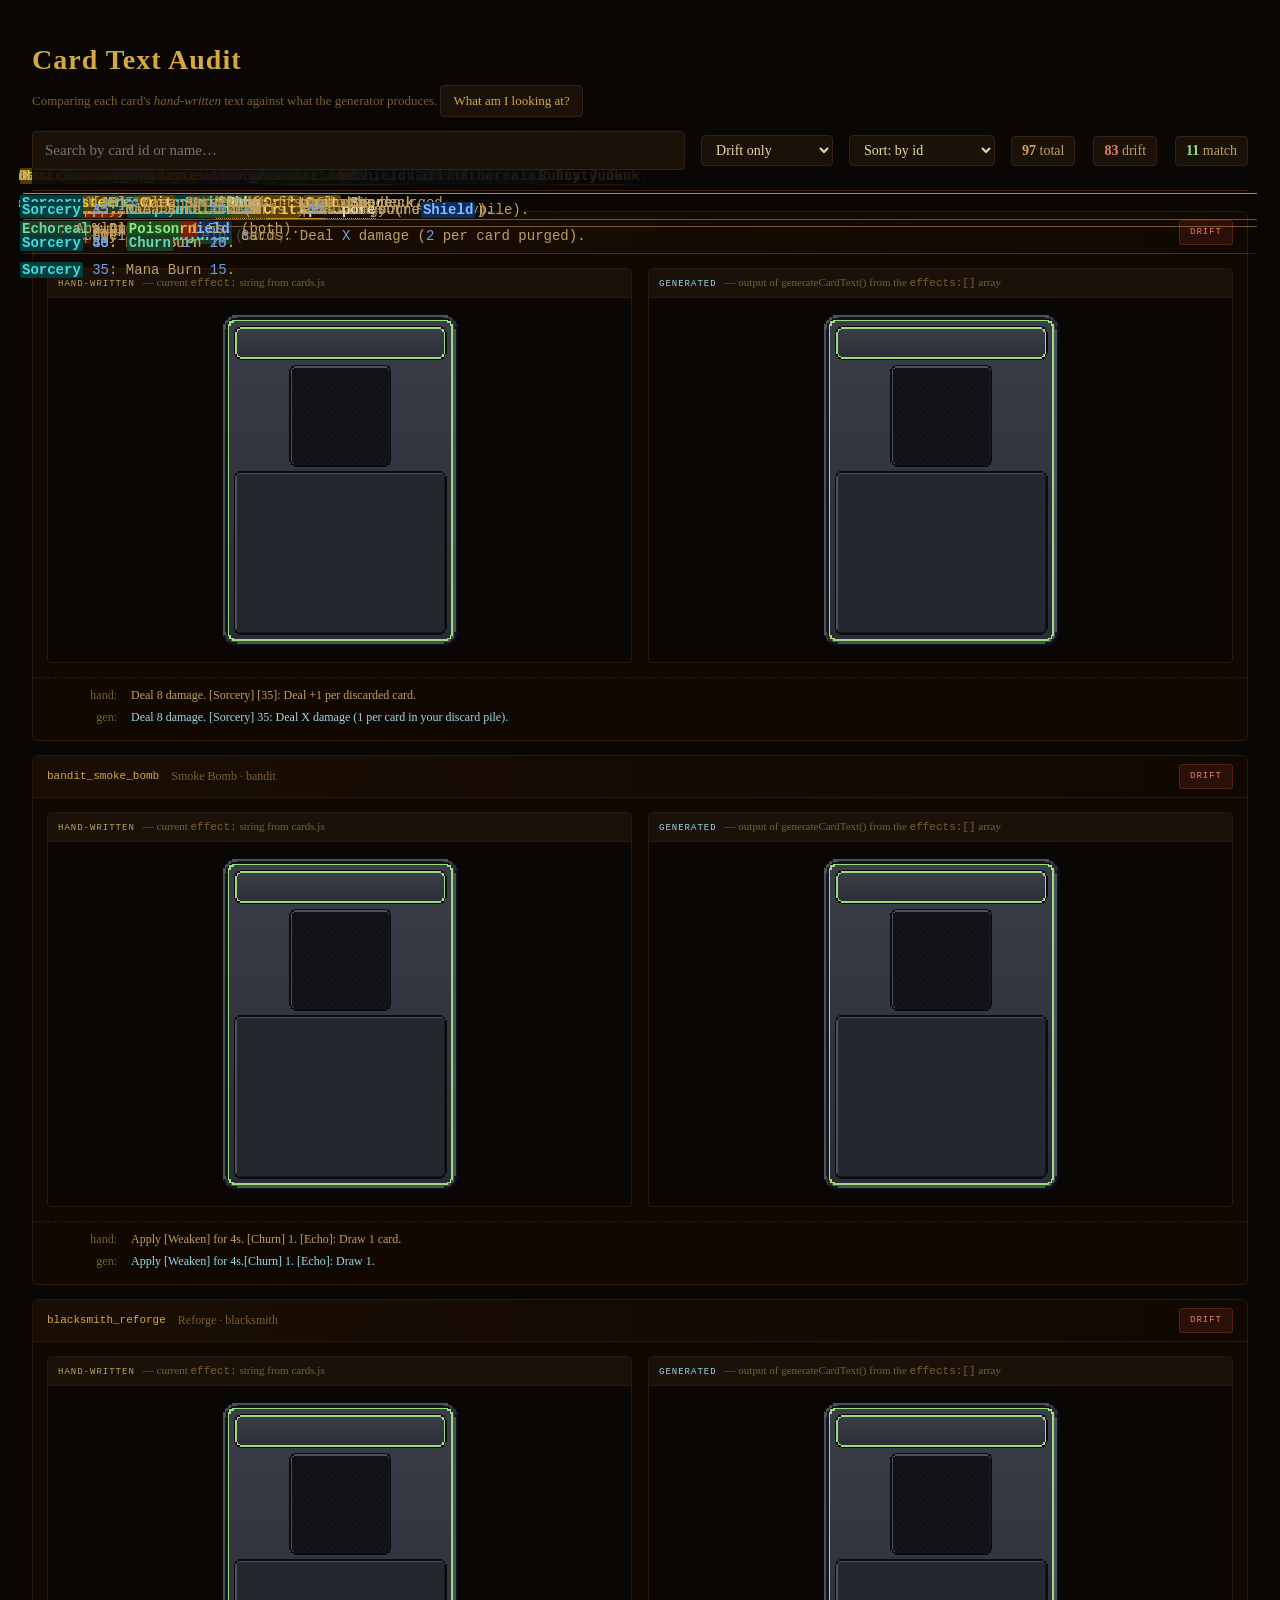
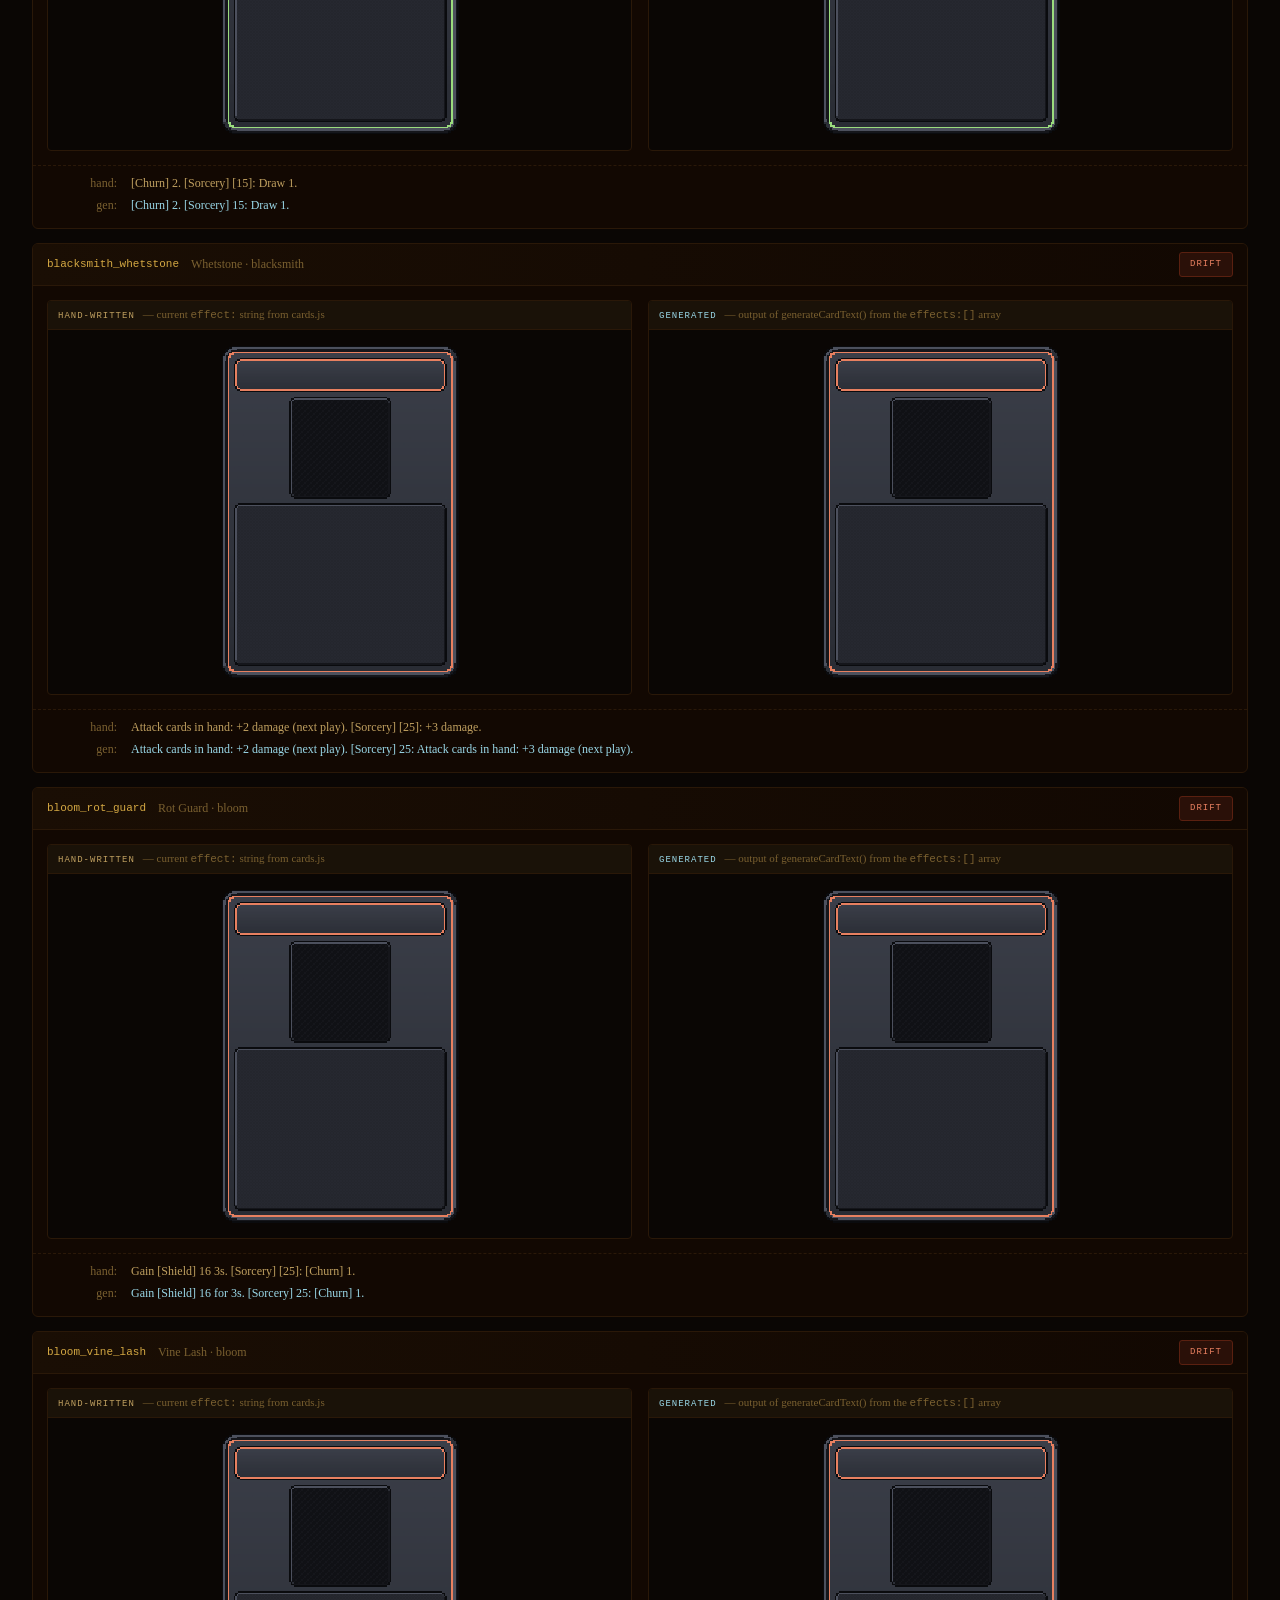
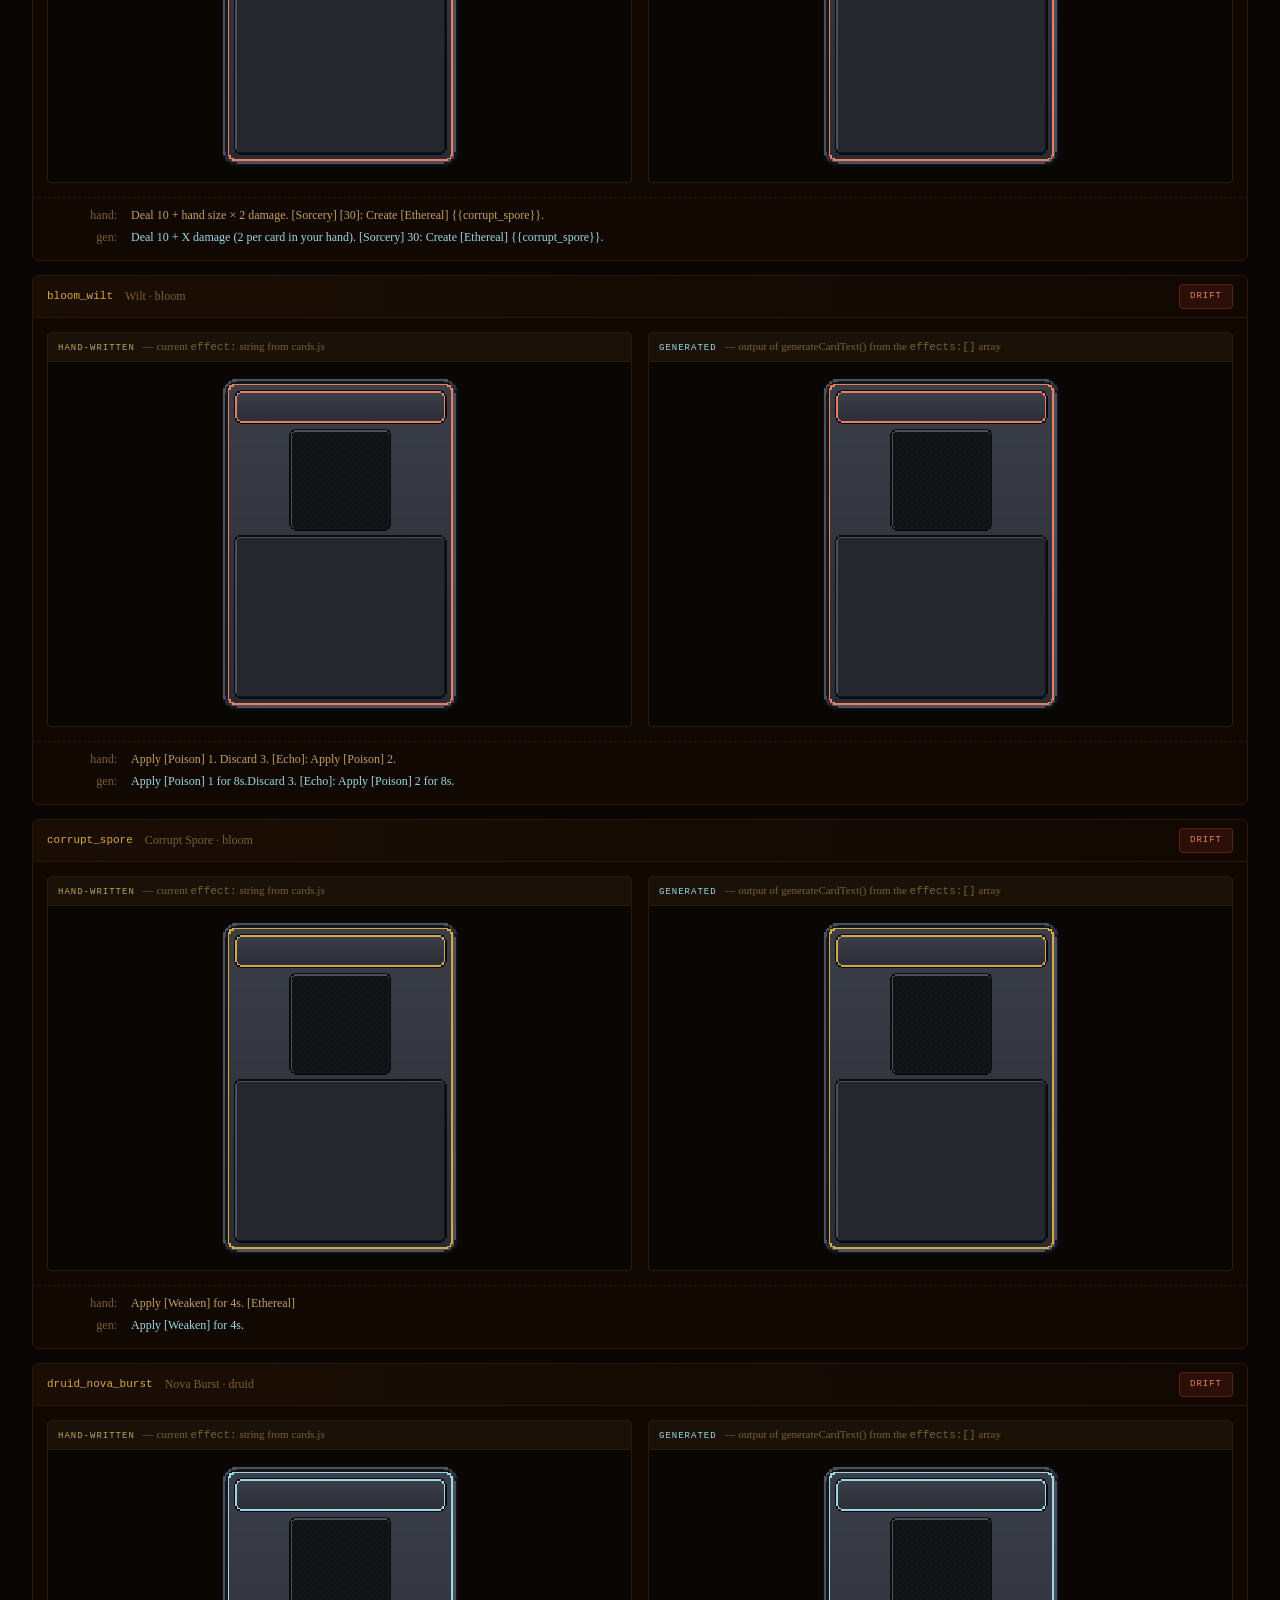
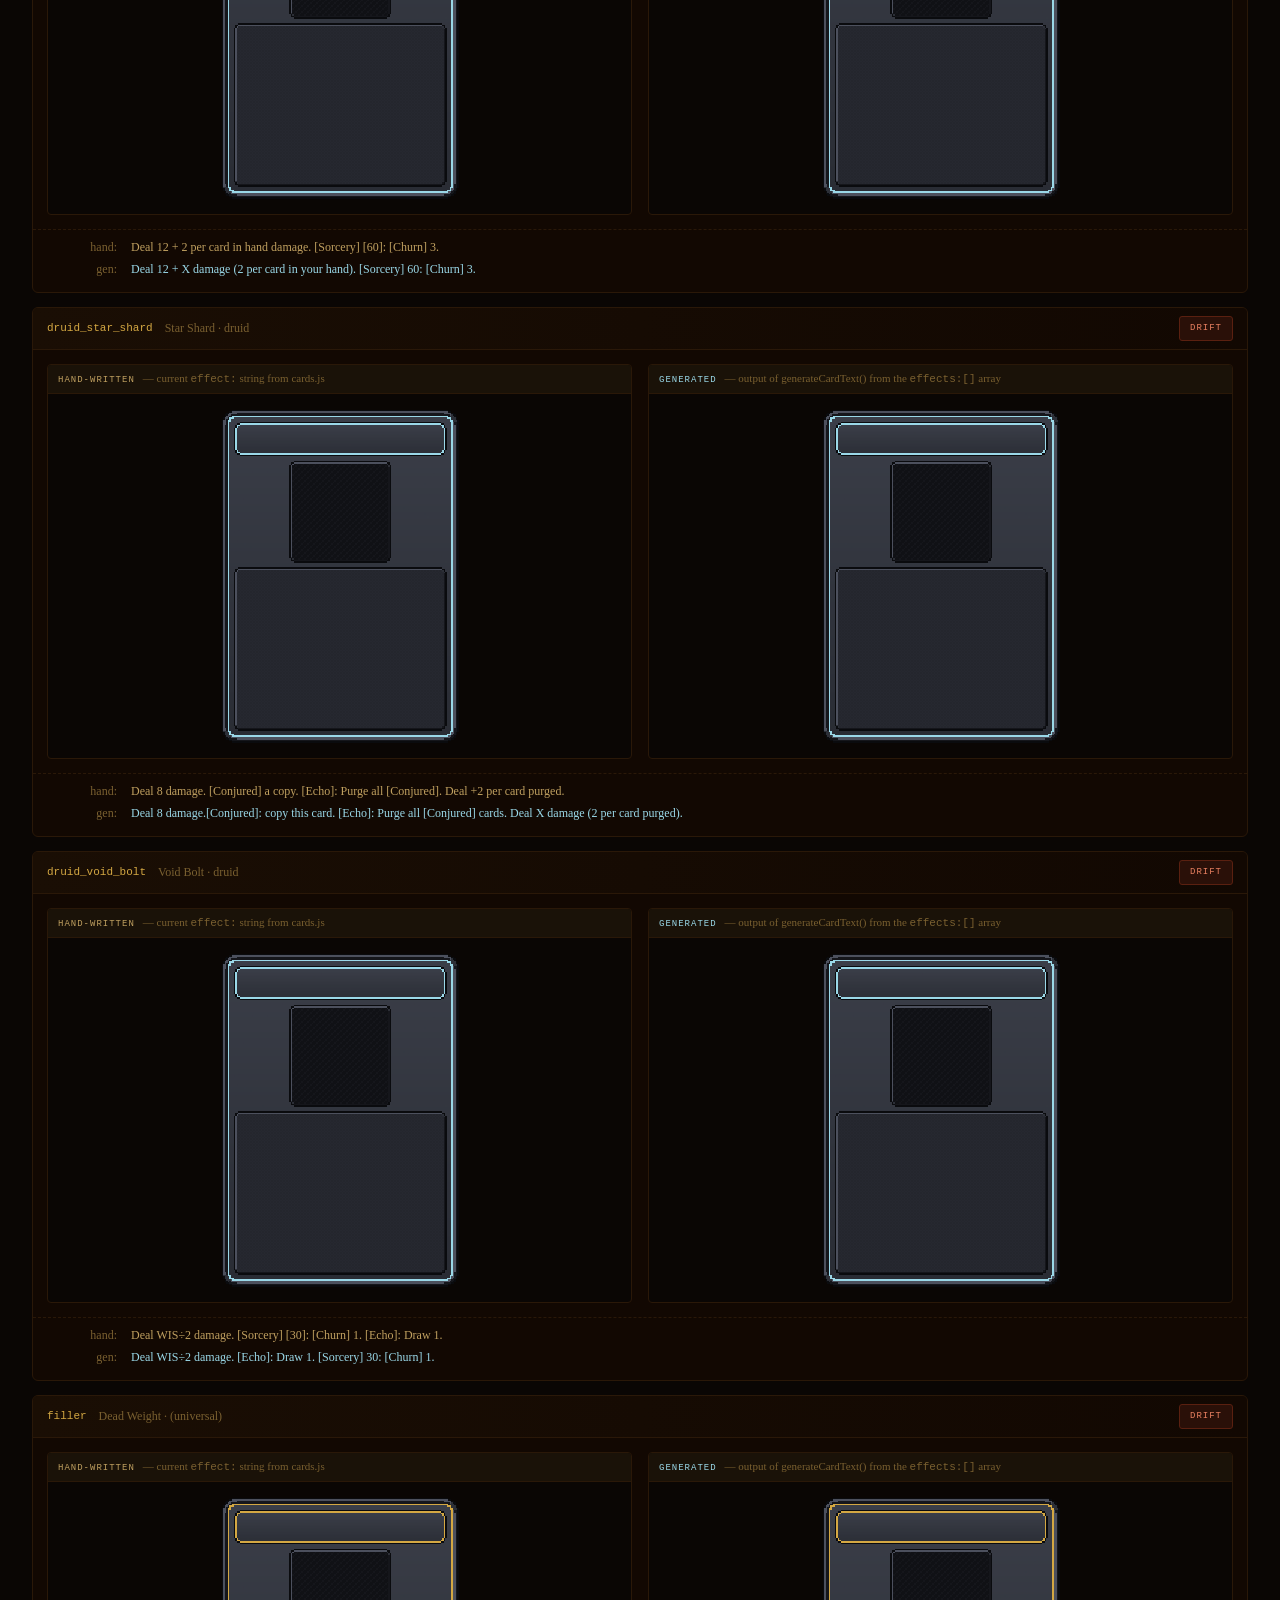
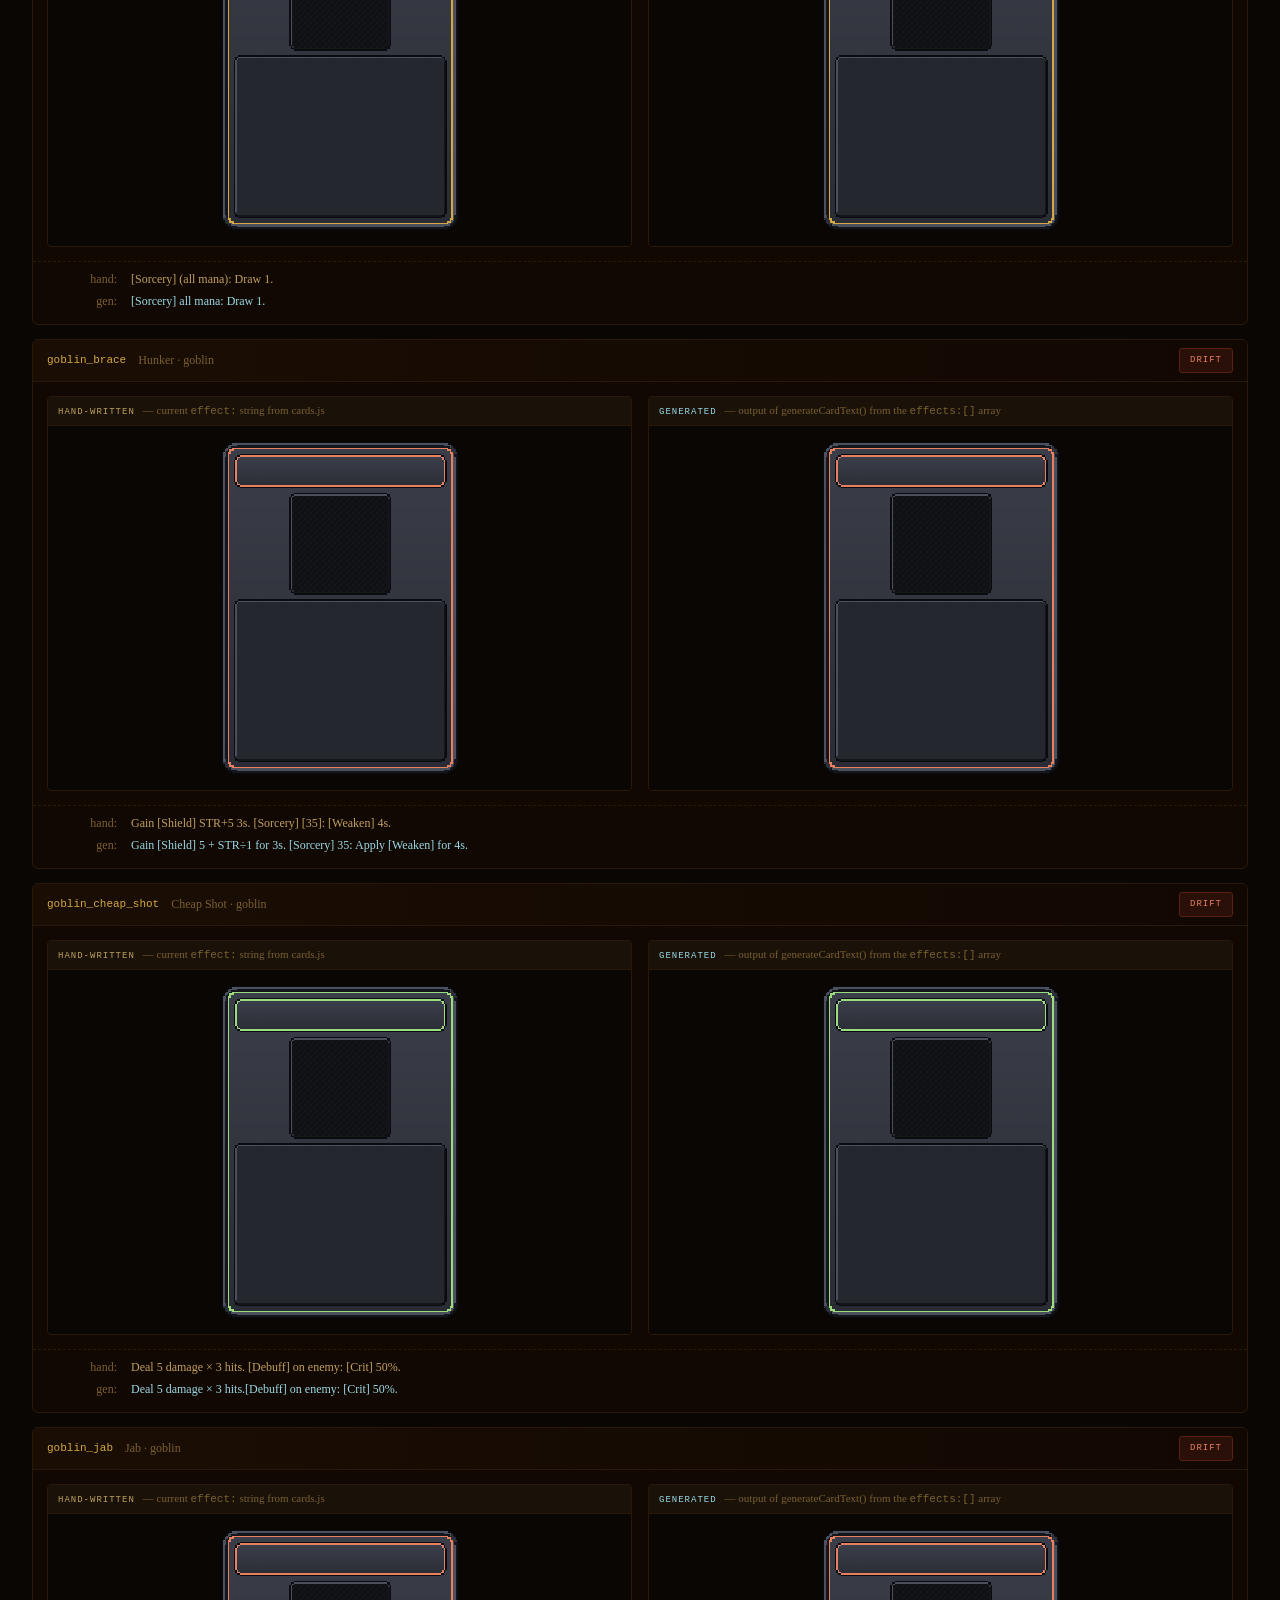
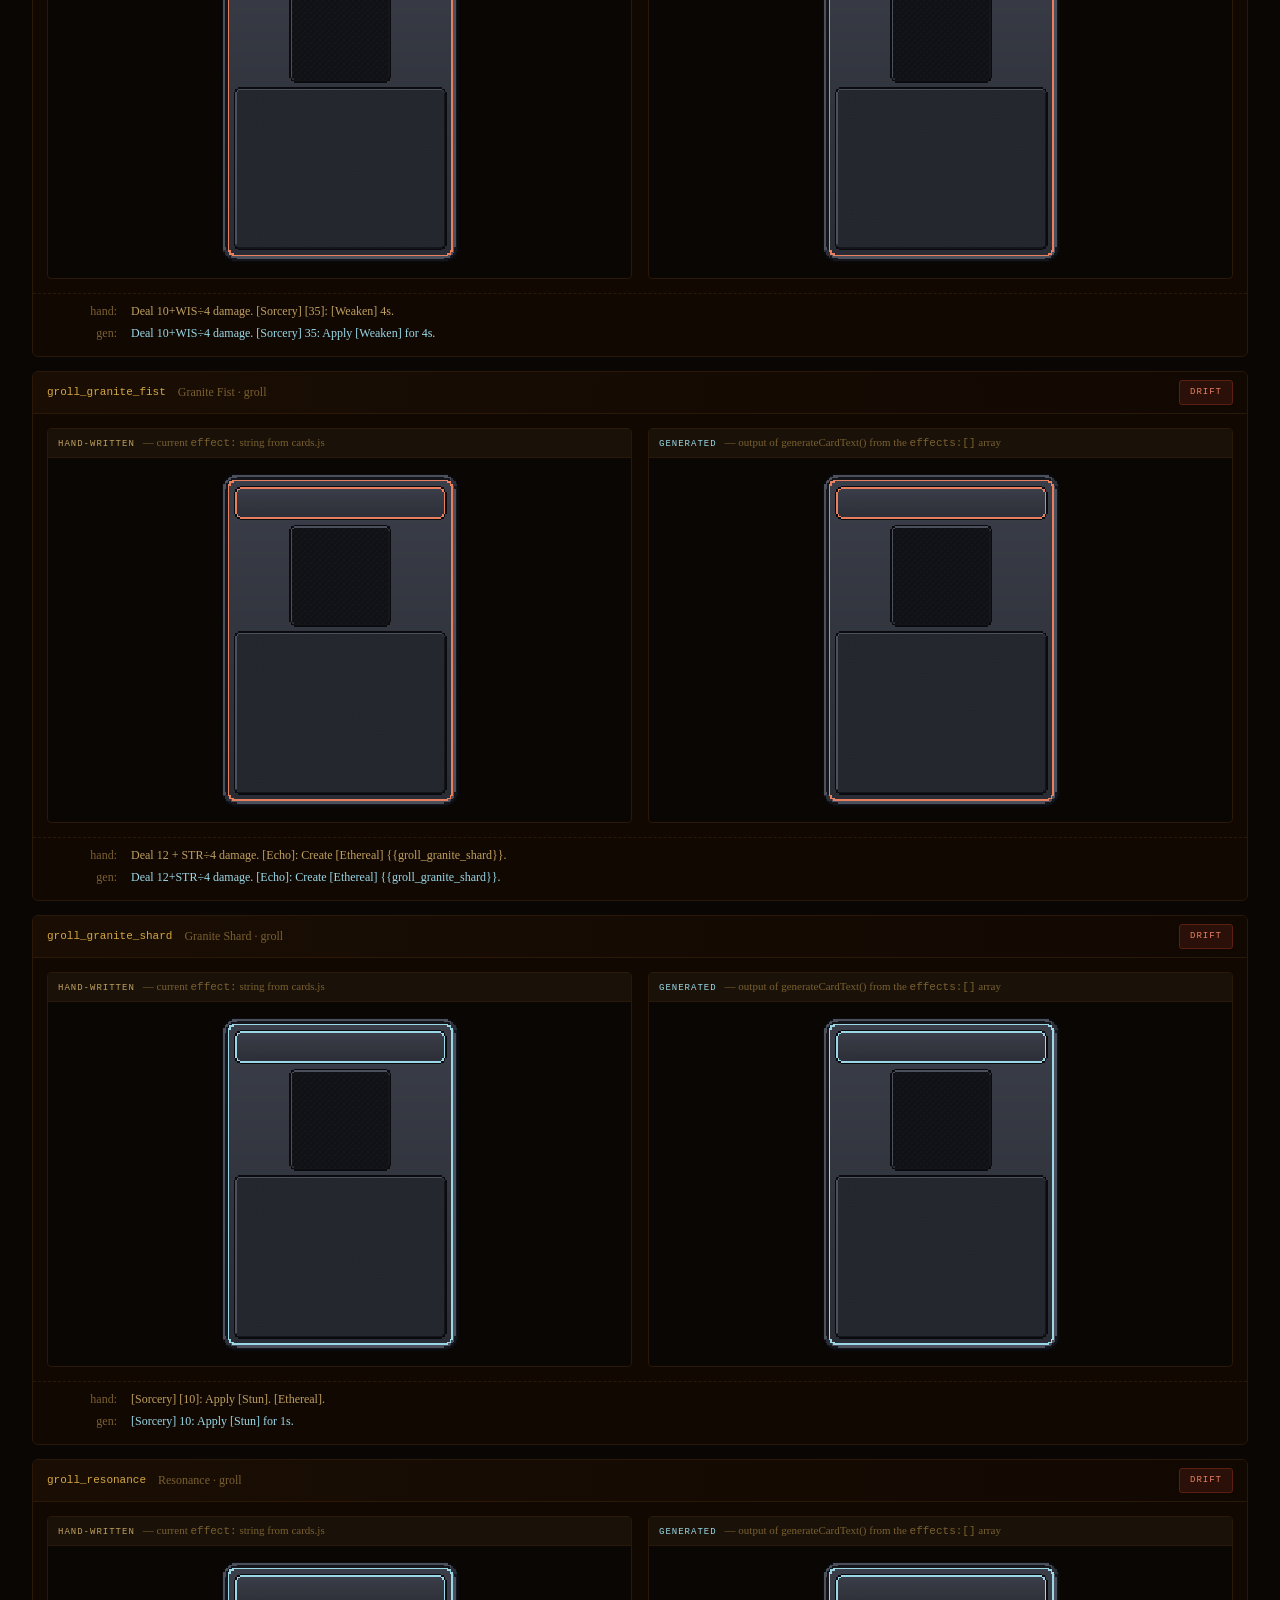
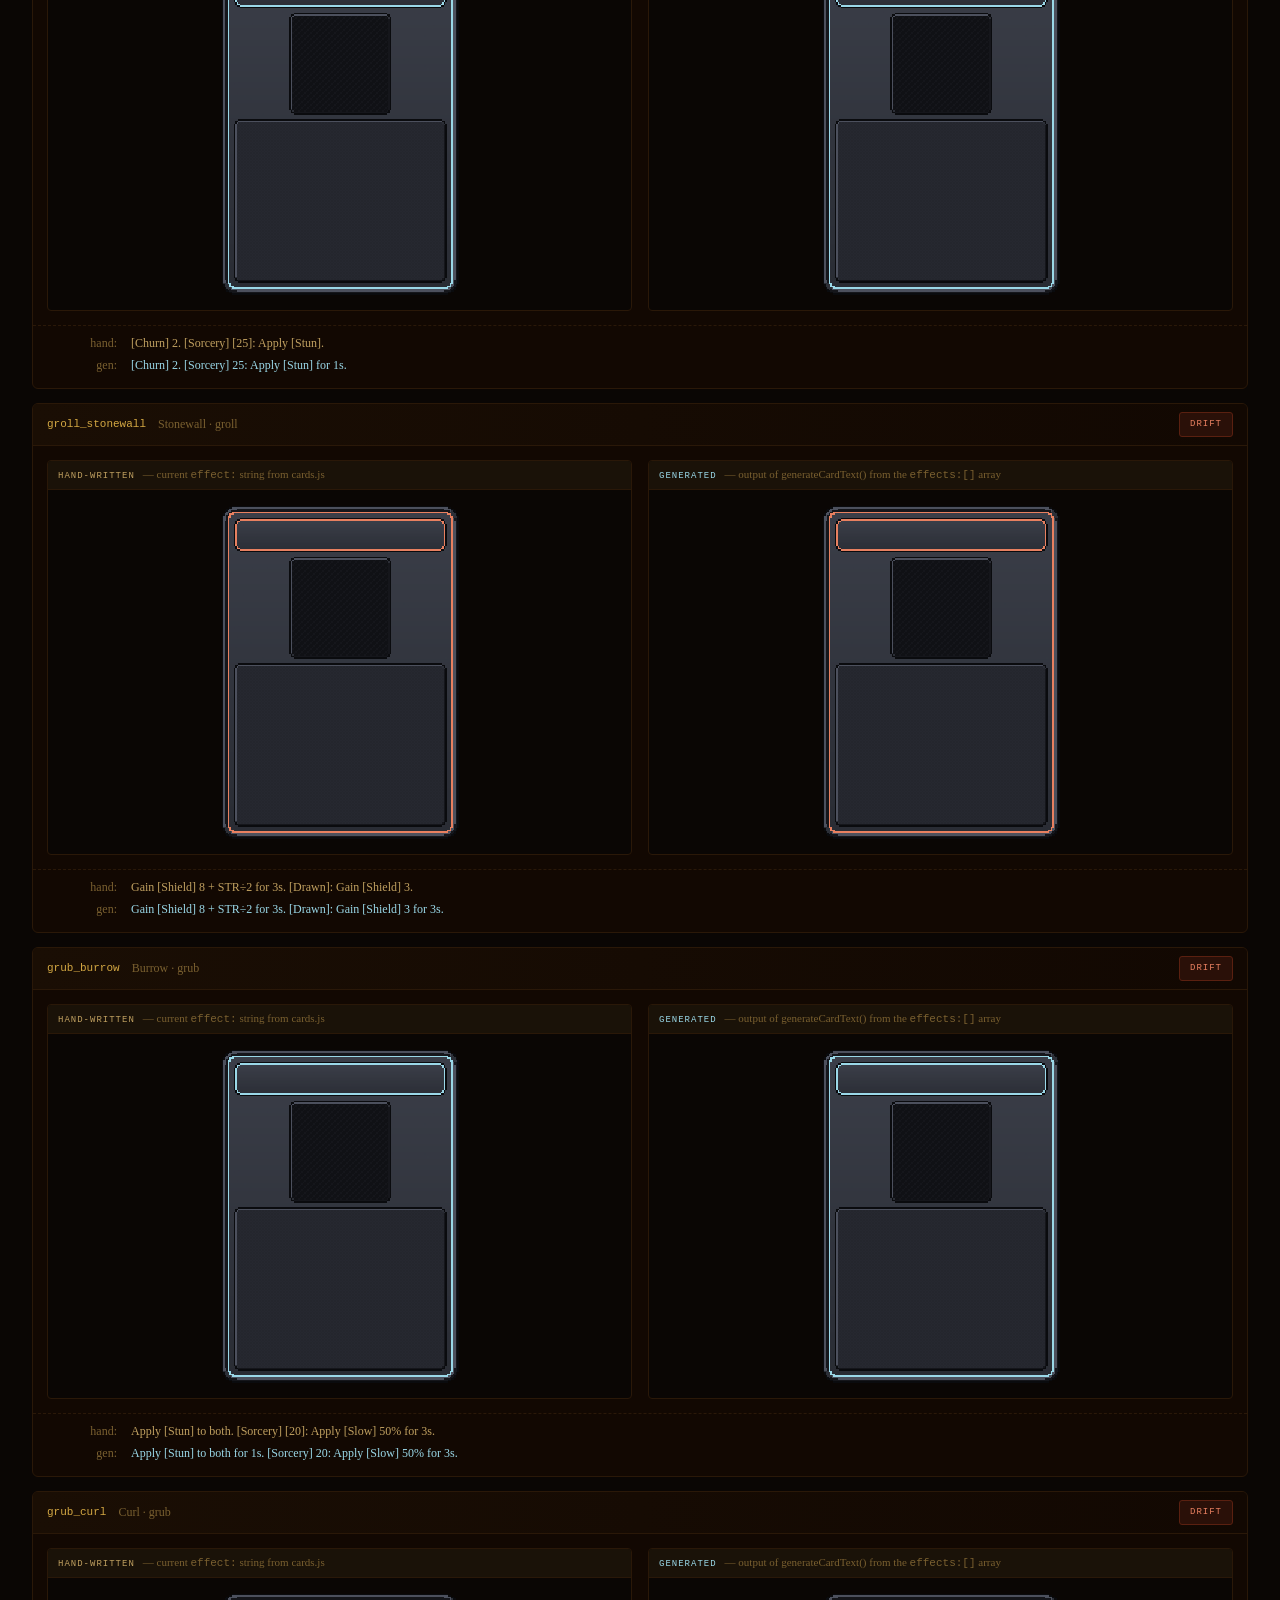
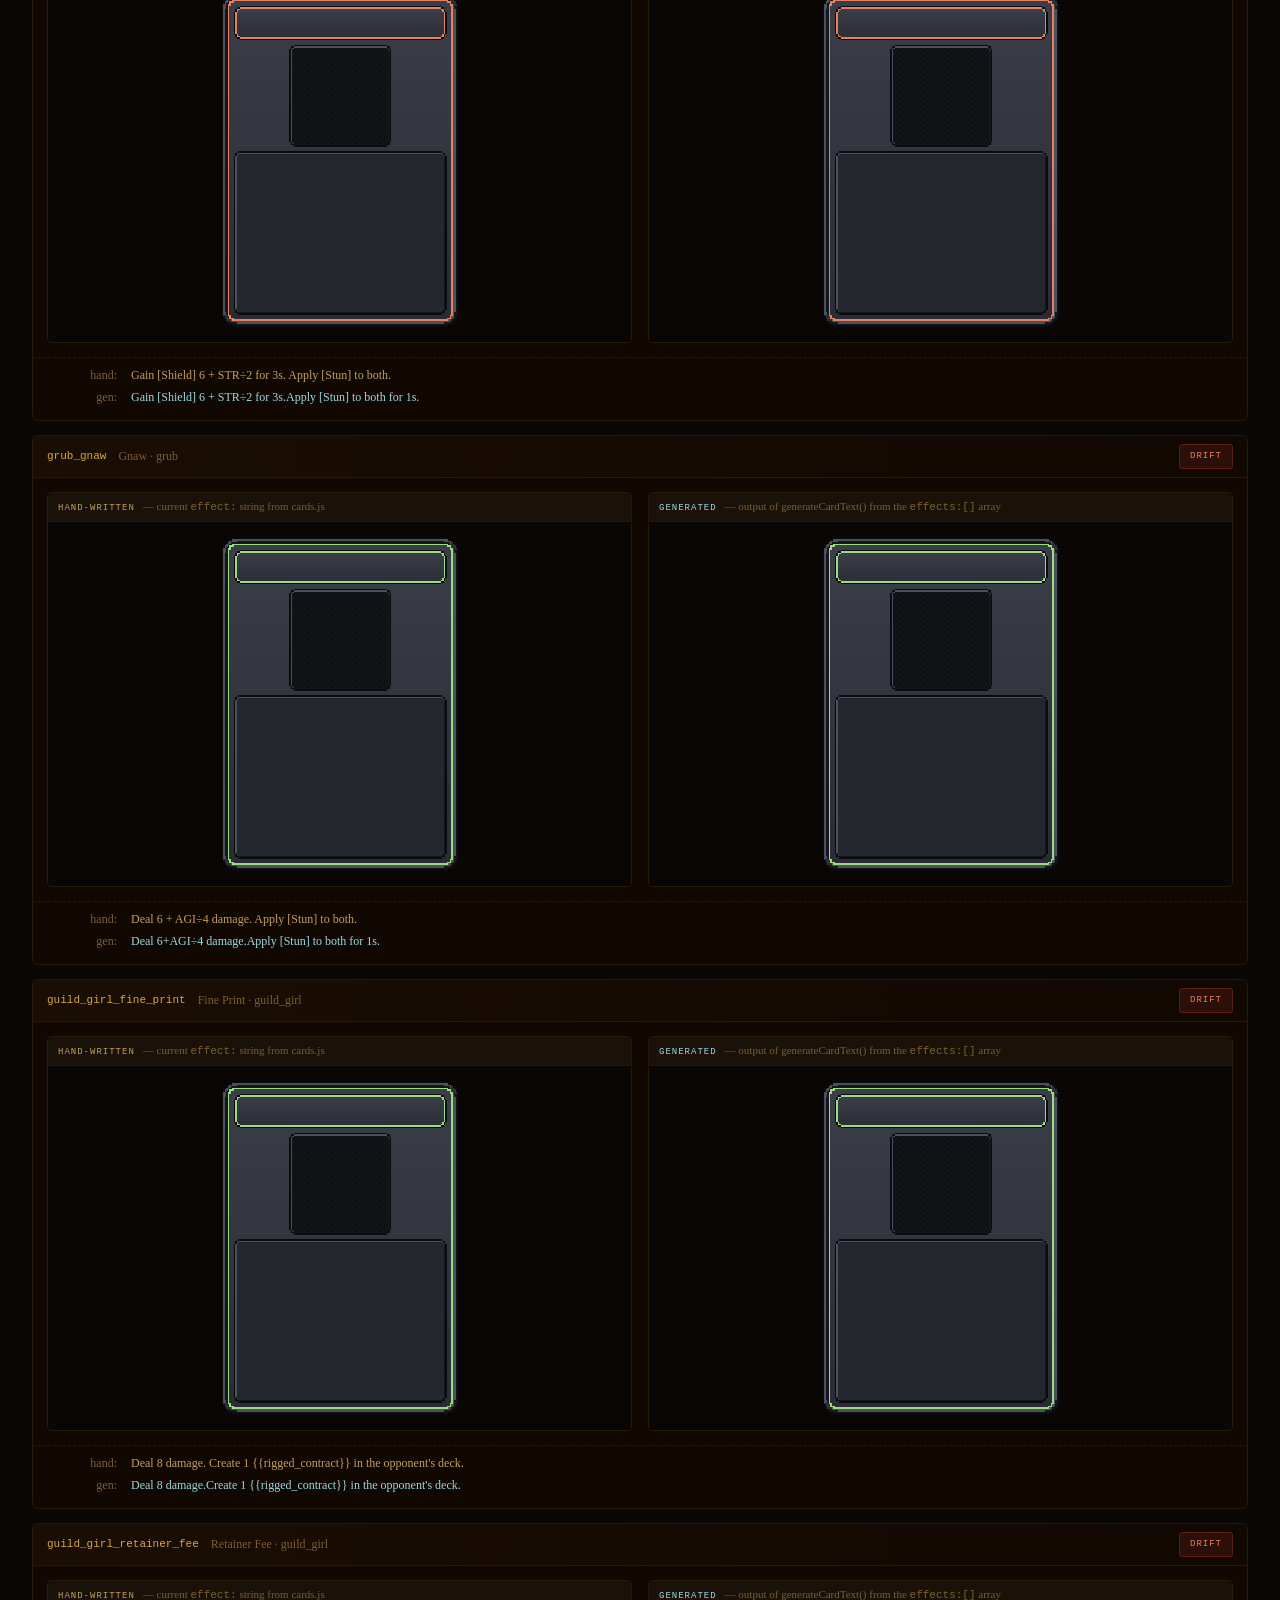
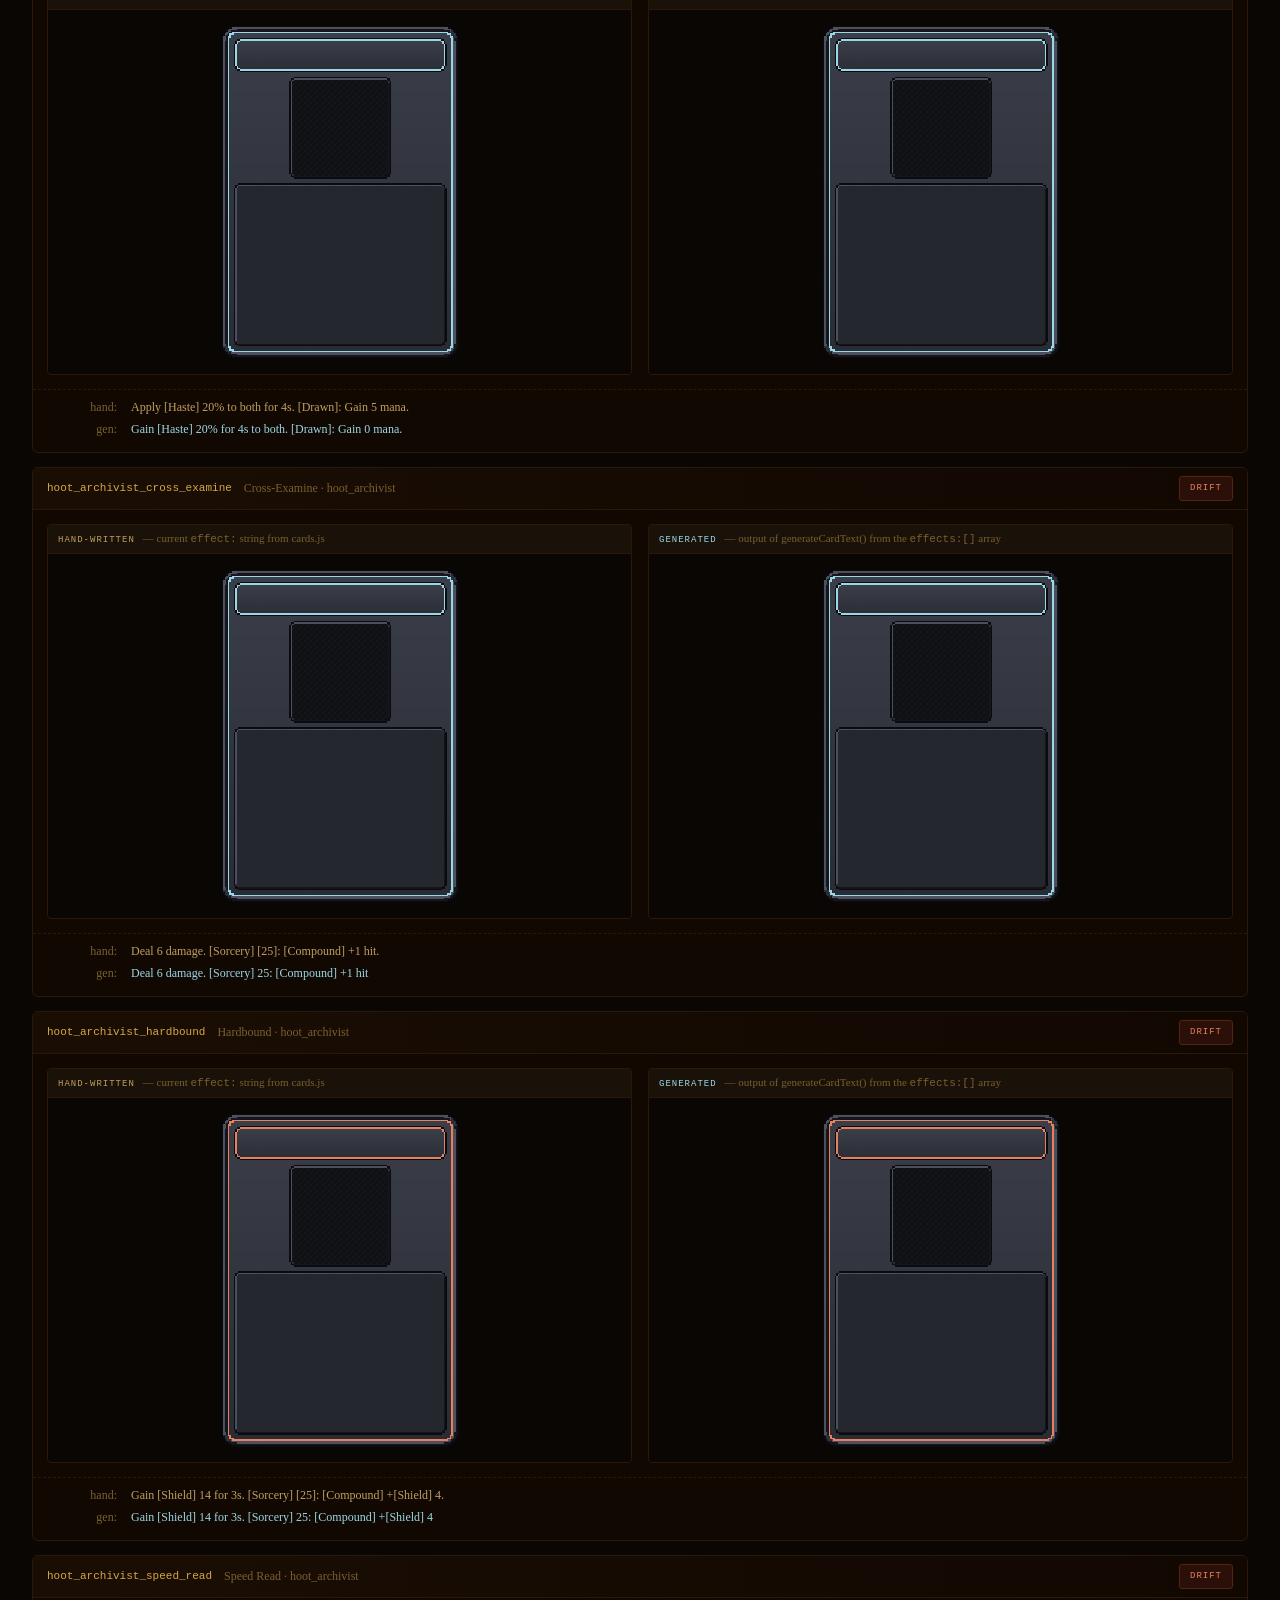
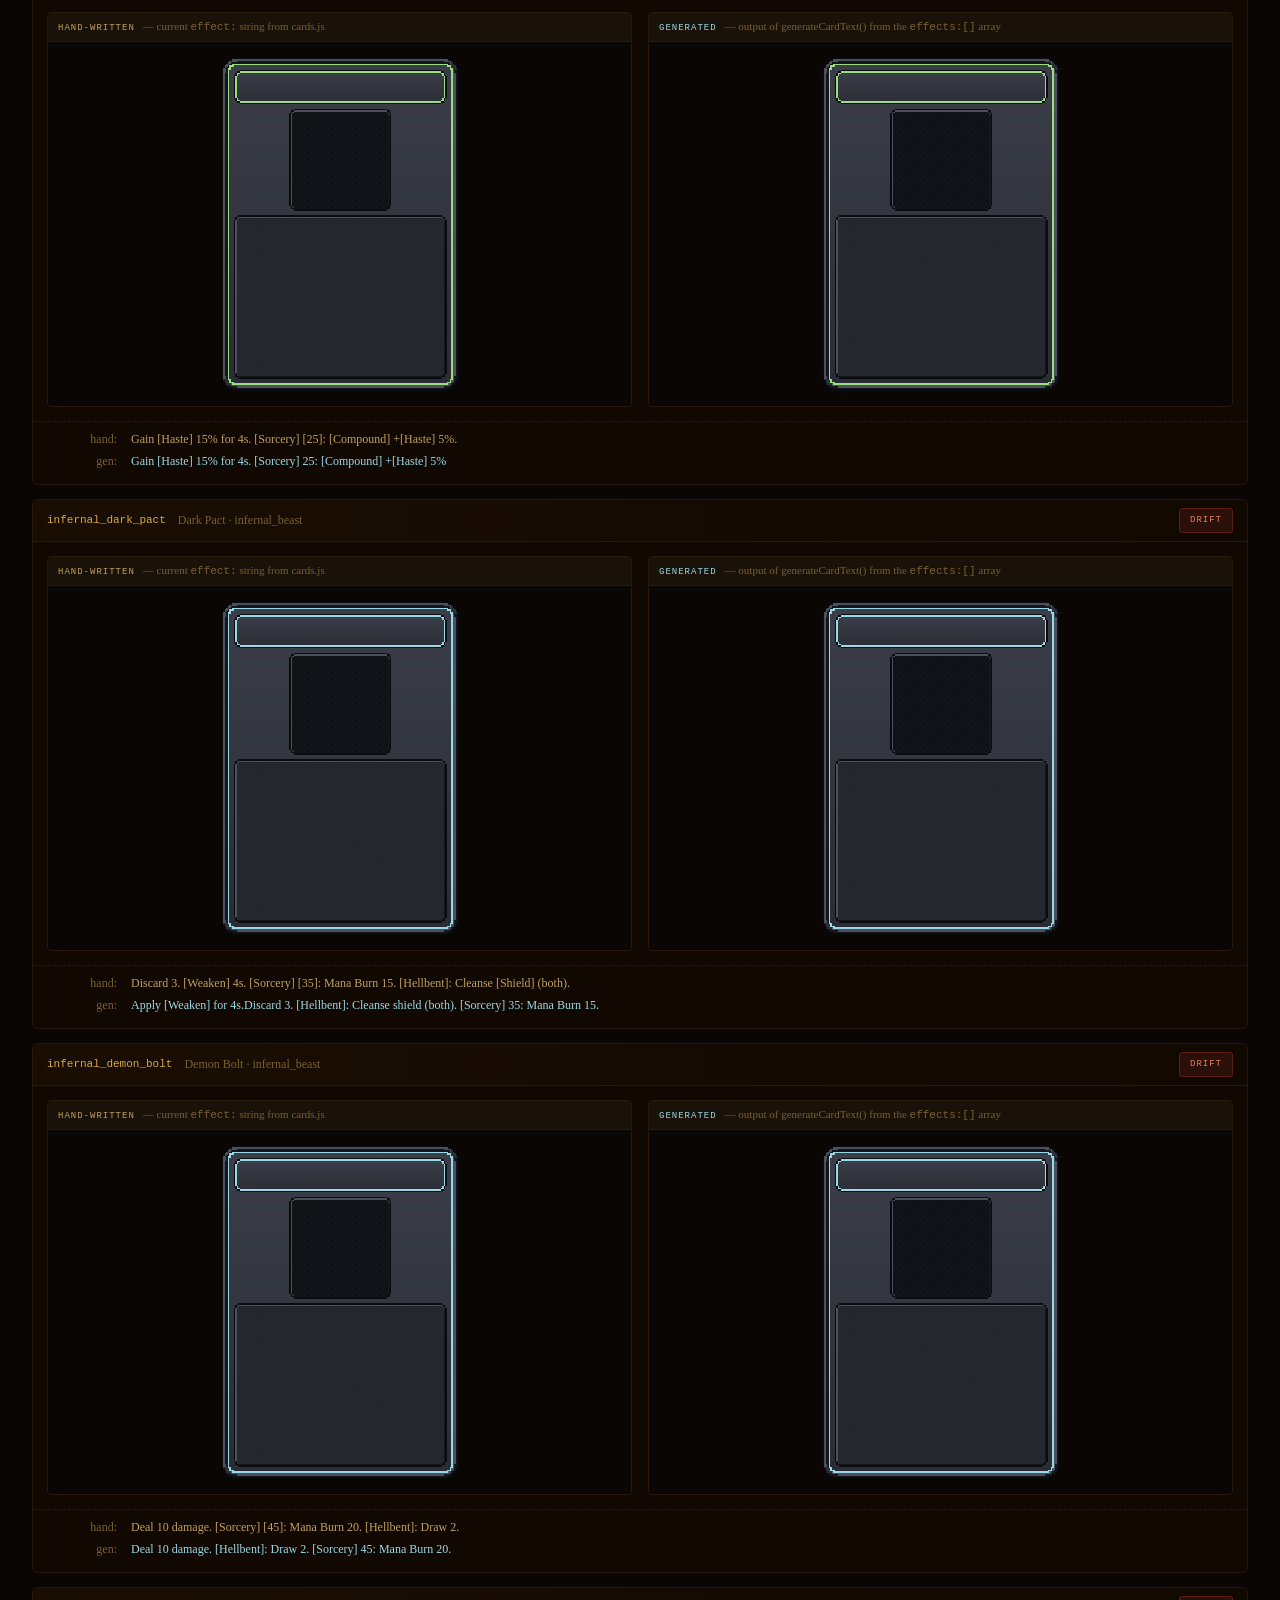
<file: audit.html>
<!DOCTYPE html>
<html lang="en">
<head>
<meta charset="UTF-8">
<title>Card Text Audit — Noporogue</title>

<!-- Shared game styling so card faces look as close to combat as possible. -->
<link rel="stylesheet" href="style.css">

<style>
  /* ── Audit-page chrome (not the cards themselves) ── */
  /* style.css locks html/body to 100vh + overflow:hidden for the game's
     viewport-locked design. Override here so the audit can scroll. */
  html, body {
    height: auto !important;
    width: auto !important;
    overflow: auto !important;
    margin: 0; padding: 0;
    background: #0a0604 !important;
    color: #c0a060 !important;
    font-family: 'Crimson Text', Georgia, serif !important;
    font-size: 15px !important;
  }
  body { padding: 24px 32px 64px !important; }

  .audit-header {
    position: sticky; top: 0;
    background: linear-gradient(180deg, #0a0604 0%, #0a0604 70%, rgba(10,6,4,0.85) 100%);
    padding: 16px 0 20px;
    margin: 0 0 20px;
    border-bottom: 1px solid #3a2010;
    z-index: 50;
  }
  .audit-title {
    font-family: 'Cinzel', serif;
    color: #d4a843;
    font-size: 28px;
    margin: 0 0 12px;
    letter-spacing: 1px;
  }
  .audit-sub {
    color: #7a6030;
    font-size: 13px;
    margin: -6px 0 14px;
  }

  /* Explainer panel — folds open via the [?] toggle in the header. */
  .audit-help {
    background: #150c04;
    border: 1px solid #2a1808;
    border-radius: 6px;
    padding: 14px 18px;
    margin: 0 0 16px;
    color: #c0a060;
    font-size: 14px;
    line-height: 1.6;
  }
  .audit-help h3 {
    margin: 0 0 8px;
    color: #d4a843;
    font-size: 15px;
    font-family: 'Cinzel', serif;
    letter-spacing: 0.5px;
  }
  .audit-help p { margin: 6px 0; }
  .audit-help code {
    background: #0a0604; padding: 1px 5px; border-radius: 3px;
    color: #9ad8e8; font-size: 13px;
  }
  .audit-help .legend {
    display: grid;
    grid-template-columns: auto 1fr;
    gap: 6px 14px;
    margin-top: 10px;
    align-items: start;
  }
  .audit-help .badge { margin: 0; align-self: start; }
  .audit-help .legend .what { color: #c0a060; }
  .audit-help .legend .action { color: #9adc7e; font-style: italic; }
  .audit-help[hidden] { display: none; }

  .help-toggle {
    background: #1a1208; color: #d4a843;
    border: 1px solid #3a2010; border-radius: 4px;
    font: inherit; font-size: 13px;
    padding: 6px 12px; cursor: pointer;
  }
  .help-toggle:hover { background: #2a1808; }
  .audit-bar {
    display: flex; gap: 16px; align-items: center; flex-wrap: wrap;
  }
  .audit-bar input[type=search] {
    flex: 1; min-width: 240px;
    background: #1a1208; color: #e8d7a8;
    border: 1px solid #3a2010; border-radius: 4px;
    font: inherit; font-size: 15px;
    padding: 8px 12px;
  }
  .audit-bar label {
    display: inline-flex; align-items: center; gap: 6px;
    color: #c0a060; cursor: pointer; user-select: none;
    font-size: 14px;
  }
  .audit-bar select {
    background: #1a1208; color: #e8d7a8;
    border: 1px solid #3a2010; border-radius: 4px;
    font: inherit; font-size: 14px;
    padding: 6px 10px;
  }

  .audit-counts {
    display: flex; gap: 18px; font-size: 14px;
    color: #c0a060;
  }
  .audit-counts b { color: #d4a843; font-weight: 600; }
  .audit-counts .pill {
    background: #1a1208; border: 1px solid #3a2010; border-radius: 4px;
    padding: 4px 10px;
  }
  .audit-counts .pill.drift  b { color: #e88060; }
  .audit-counts .pill.match  b { color: #9adc7e; }
  .audit-counts .pill.error  b { color: #e0c060; }
  .audit-counts .pill.no-eff b { color: #7a6030; }

  /* ── Card row ── */
  .row {
    margin: 0 0 14px;
    border: 1px solid #2a1808;
    background: #120802;
    border-radius: 6px;
    overflow: hidden;
  }
  .row-head {
    display: flex; align-items: center; gap: 12px;
    padding: 8px 14px;
    background: linear-gradient(90deg, #1a0e04 0%, #120802 100%);
    border-bottom: 1px solid #2a1808;
  }
  .row-id {
    font-family: 'Press Start 2P', monospace;
    font-size: 11px;
    color: #d4a843;
  }
  .row-meta {
    color: #7a6030; font-size: 12px;
  }
  .badge {
    margin-left: auto;
    font-family: 'Press Start 2P', monospace;
    font-size: 9px;
    padding: 5px 10px;
    border-radius: 3px;
    letter-spacing: 1px;
  }
  .badge-drift   { background: #2a1008; color: #e88060; border: 1px solid #5a2010; }
  .badge-match   { background: #0a2010; color: #9adc7e; border: 1px solid #205030; }
  .badge-no-eff  { background: #1a1208; color: #7a6030; border: 1px solid #3a2010; }
  .badge-no-hand { background: #1a1208; color: #9ad8e8; border: 1px solid #205070; }
  .badge-error   { background: #2a1800; color: #e0c060; border: 1px solid #604010; }

  /* ── Side-by-side card panels ── */
  .row-body {
    display: grid;
    grid-template-columns: 1fr 1fr;
    gap: 16px;
    padding: 14px;
  }
  .panel {
    display: flex; flex-direction: column;
    background: #0a0604;
    border: 1px solid #2a1808;
    border-radius: 4px;
    overflow: hidden;
  }
  .panel-label {
    padding: 6px 10px;
    background: #1a1208;
    border-bottom: 1px solid #2a1808;
    font-family: 'Press Start 2P', monospace;
    font-size: 9px;
    color: #7a6030;
    letter-spacing: 1px;
    display: flex; align-items: baseline; gap: 8px;
  }
  .panel-label.hand { color: #c0a060; }
  .panel-label.gen  { color: #9ad8e8; }
  .panel-label .sub {
    font-family: 'Crimson Text', Georgia, serif;
    font-size: 11px;
    letter-spacing: 0;
    color: #7a6030;
    font-weight: normal;
  }
  .panel-body {
    padding: 14px;
    display: flex;
    align-items: center;
    justify-content: center;
    min-height: 200px;
  }

  /* Force the .card to a static, non-absolute position inside our grid. */
  .row-body .card {
    position: static !important;
    bottom: auto !important;
    left: auto !important;
    transform: none !important;
    margin: 0 auto;
    flex-shrink: 0;
  }
  .row-body .card:hover {
    box-shadow: 0 0 18px rgba(200,150,40,.18);
  }

  /* Compact mode for raw text display when card render fails */
  .text-only {
    padding: 12px;
    color: #c0a060;
    font-size: 14px;
    text-align: left;
    line-height: 1.5;
    background: #0e0804;
    border: 1px dashed #3a2010;
    border-radius: 4px;
    min-height: 60px;
    width: 240px;
  }
  .text-only.muted { color: #7a6030; font-style: italic; }

  /* Side-by-side text comparison strip below the card render. */
  .diff-strip {
    padding: 8px 14px 14px;
    border-top: 1px dashed #2a1808;
    color: #7a6030;
    font-size: 12px;
    line-height: 1.5;
    display: grid;
    grid-template-columns: 70px 1fr;
    gap: 4px 14px;
    font-family: 'Crimson Text', Georgia, serif;
  }
  .diff-strip .lab { color: #7a6030; text-align: right; }
  .diff-strip .val { color: #c0a060; }
  .diff-strip .val.gen { color: #9ad8e8; }

  .empty-state {
    text-align: center; padding: 60px;
    color: #7a6030; font-style: italic;
  }

  /* Tooltip elements for keyword + card-ref hovers (cards.js attaches handlers). */
  #kw-tooltip, #card-ref-tip {
    position: fixed; z-index: 1000; pointer-events: none;
    background: #1a1208; border: 1px solid #3a2010; border-radius: 4px;
    padding: 8px 12px; color: #e8d7a8; font-size: 13px;
    max-width: 280px; line-height: 1.4;
    opacity: 0; transition: opacity 0.12s;
  }
  #kw-tooltip.show, #card-ref-tip.show { opacity: 1; }
  #card-ref-tip { padding: 0; background: transparent; border: none; }
</style>
</head>
<body>

<!-- Tooltip containers cards.js mouseover handlers expect to find. -->
<div id="kw-tooltip"></div>
<div id="card-ref-tip"></div>

<div class="audit-header">
  <h1 class="audit-title">Card Text Audit</h1>
  <div class="audit-sub">
    Comparing each card's <em>hand-written</em> text against what the generator produces. <button type="button" class="help-toggle" id="help-toggle">What am I looking at?</button>
  </div>

  <div class="audit-bar">
    <input type="search" id="search" placeholder="Search by card id or name…">
    <select id="filter">
      <option value="all">All cards</option>
      <option value="drift" selected>Drift only</option>
      <option value="match">Match only</option>
      <option value="error">Errors only</option>
      <option value="no-eff">No effects array</option>
    </select>
    <select id="sort">
      <option value="id">Sort: by id</option>
      <option value="champ">Sort: by champion</option>
      <option value="status">Sort: by status</option>
    </select>
    <div class="audit-counts" id="counts"></div>
  </div>
</div>

<div class="audit-help" id="help-panel" hidden>
  <h3>What you're seeing</h3>
  <p>Every card in the game has <strong>two</strong> sources for its description:</p>
  <p>1. <strong style="color:#c0a060;">HAND-WRITTEN</strong> — the static <code>effect:</code> string we typed into <code>cards.js</code>. This is what's shipped today.</p>
  <p>2. <strong style="color:#9ad8e8;">GENERATED</strong> — what <code>generateCardText()</code> produces from the card's <code>effects:[]</code> array (the actual mechanics). This is the future. Eventually, hand-written goes away.</p>
  <p>Each card-face below renders BOTH so you can compare visually. The badge tells you whether they agree.</p>

  <h3 style="margin-top:14px;">Badge meanings</h3>
  <div class="legend">
    <span class="badge badge-drift">DRIFT</span>
    <span><span class="what">The two texts don't match.</span> <span class="action">Either the hand-written has a typo / old style, OR the generator's not yet producing the right text. Inspect both, decide which is correct.</span></span>

    <span class="badge badge-match">MATCH</span>
    <span><span class="what">Generated text equals hand-written.</span> <span class="action">Safe to delete the <code>effect:</code> field on this card — generator is authoritative.</span></span>

    <span class="badge badge-no-hand">NO HAND TEXT</span>
    <span><span class="what">Card has <code>effects:[]</code> but no <code>effect:</code> string.</span> <span class="action">Already migrated. Generator IS the source of truth.</span></span>

    <span class="badge badge-no-eff">NO EFFECTS</span>
    <span><span class="what">Card is hand-written only — no mechanics array.</span> <span class="action">Generator can't help yet. Needs a new effect type, or it's a placeholder.</span></span>

    <span class="badge badge-error">ERROR</span>
    <span><span class="what">Generator threw an exception.</span> <span class="action">Bug — investigate the effects array or the renderer.</span></span>
  </div>

  <h3 style="margin-top:14px;">Why drift exists right now</h3>
  <p>We're mid-migration. Phase 1 (done) built the <code>fmt</code> primitives and centralised formatting rules. Phase 2 is what this audit is for — burn down the drift list card by card, either fixing the generator (if the hand-written form is what we want) or deleting the static string (if the generator's output is correct).</p>
  <p>When a card shows DRIFT, look at the diff strip below the card faces — it shows the raw text side-by-side without HTML noise.</p>
</div>

<div id="rows"></div>

<!-- Stubs for globals that cards.js / card_effects.js reference but we
     don't run combat or use the game DOM. -->
<script>
  // Combat / game functions that may be referenced from registry run()
  // bodies, top-level event handlers, or aura processing. None of these
  // need to actually DO anything for text generation — they just need
  // to exist so the module loads without ReferenceError.
  var gs = null;
  var GAME_DESIGN_W = window.innerWidth;
  var GAME_DESIGN_H = window.innerHeight;
  function getOpponent(){ return null; }
  function clientToGameCoords(x,y){ return {x:x, y:y}; }
  function buildCardHTML(){ return ''; }
  function fireInnateTriggers(){}
  function applyStatus(){}
  function applyDoT(){}
  function dealDamage(){}
  function dealDamageToEnemy(){}
  function dealDamageToPlayer(){}
  function addLog(){}
  function addTag(){}
  function removeTagByLabel(){}
  function removeTagsByClass(){}
  function spawnFloatNum(){}
  function spawnEchoFloat(){}
  function updateAll(){}
  function renderHand(){}
  function _fxStatusApplyFromTarget(){}
  function _fxShieldBreakFromSide(){}
  function _fxCardZone(){}
  function _fxHandSlotPos(){ return {x:0,y:0}; }
</script>

<!-- Load the same data + renderer the game uses. -->
<script src="data/cards.js"></script>
<script src="data/card_effects.js"></script>

<script>
  // Suppress the auto-audit that card_effects.js fires — we're rendering
  // our own visual version of it instead.
  try { localStorage.setItem('fmtDriftLog','off'); } catch(e){}

  // ── Normalisation: strip HTML and collapse whitespace for comparison. ──
  function stripHtml(s){ return String(s||'').replace(/<[^>]+>/g, ''); }
  function norm(s){
    return stripHtml(s)
      .replace(/\s+/g,' ')
      .trim();
  }

  // ── Render a "card" using the same DOM structure combat uses. ──
  // Returns an HTML string. effectHtml is the already-rendered effect
  // section (with kw chips, stat-val spans, etc.).
  function renderCard(card, effectHtml){
    var statCls = card.statId ? 'card-stat-'+card.statId : 'card-stat-none';
    return '<div class="card '+statCls+'">'
      + '<div class="card-title">'+(card.name||card.id||'?')+'</div>'
      + '<div class="card-identity">'+(card.type||'')+(card.champ?' · '+card.champ:'')+'</div>'
      + '<div class="card-art"><span class="card-emoji-icon" style="font-size:48px">'+(card.icon||'?')+'</span></div>'
      + '<div class="card-effect" style="font-size:14px">'+effectHtml+'</div>'
      + '<div class="card-type-bar"></div>'
      + '</div>';
  }

  // ── For each card, produce hand-written render + generated render + status. ──
  function buildRowData(){
    var rows = [];
    Object.keys(CARDS).forEach(function(id){
      var c = CARDS[id];
      if(!c) return;
      var hasEffects = !!(c.effects && c.effects.length);
      var hasHandText = !!(c.effect && c.effect.length);
      var handHtml = hasHandText ? renderKeywords(String(c.effect).replace(/\n/g,'<br>')) : '';
      var genHtml = '', genText = '', err = null;
      if(hasEffects){
        try {
          var sections = generateCardText(null, id, null);
          if(sections && sections.length){
            // generateCardText returns sections; join with separators like combat does.
            genHtml = sections.map(function(s){ return s.html||''; }).join('<div class="card-line-sep"></div>');
            genHtml = renderKeywords(genHtml);
            genText = sections.map(function(s){ return s.html||''; }).join(' ');
          }
        } catch(e){ err = e.message || String(e); }
      }
      // Determine status.
      var status;
      if(err)                          status = 'error';
      else if(!hasEffects)             status = 'no-eff';
      else if(!hasHandText)            status = 'no-hand';
      else if(norm(c.effect) === norm(genText)) status = 'match';
      else                             status = 'drift';

      rows.push({
        id: id,
        card: c,
        champ: c.champ || '(universal)',
        status: status,
        err: err,
        handHtml: handHtml,
        genHtml: genHtml,
        handText: norm(c.effect),
        genText: norm(genText)
      });
    });
    return rows;
  }

  // ── Render the rows list into the page. ──
  function renderRows(rows, filter, search, sort){
    var container = document.getElementById('rows');
    var STATUS_RANK = { error:0, drift:1, 'no-hand':2, match:3, 'no-eff':4 };

    var filtered = rows.filter(function(r){
      if(filter !== 'all' && filter !== r.status) return false;
      if(search){
        var q = search.toLowerCase();
        if(r.id.toLowerCase().indexOf(q) === -1 &&
           (r.card.name||'').toLowerCase().indexOf(q) === -1 &&
           (r.champ||'').toLowerCase().indexOf(q) === -1) return false;
      }
      return true;
    });

    filtered.sort(function(a,b){
      if(sort === 'champ'){
        var cc = a.champ.localeCompare(b.champ);
        if(cc) return cc;
      } else if(sort === 'status'){
        var sc = STATUS_RANK[a.status] - STATUS_RANK[b.status];
        if(sc) return sc;
      }
      return a.id.localeCompare(b.id);
    });

    if(!filtered.length){
      container.innerHTML = '<div class="empty-state">No cards match. Try a different filter or search.</div>';
      return;
    }

    var html = filtered.map(function(r){
      var badge = 'badge-'+r.status;
      var badgeLabel = (r.status==='no-eff') ? 'NO EFFECTS'
                     : (r.status==='no-hand') ? 'NO HAND TEXT'
                     : r.status.toUpperCase();

      var handPanel, genPanel;
      if(r.handHtml){
        handPanel = renderCard(r.card, r.handHtml);
      } else {
        handPanel = '<div class="text-only muted">— no hand-written <code>effect:</code> string —</div>';
      }
      if(r.err){
        genPanel = '<div class="text-only" style="color:#e0c060">Error: '+r.err+'</div>';
      } else if(r.genHtml){
        genPanel = renderCard(r.card, r.genHtml);
      } else {
        genPanel = '<div class="text-only muted">— no <code>effects:</code> array —</div>';
      }

      // Compact diff strip below the cards (text-only, normalized).
      var diff = '';
      if(r.status === 'drift'){
        diff = '<div class="diff-strip">'
             + '<div class="lab">hand:</div><div class="val">'+escapeHtml(r.handText)+'</div>'
             + '<div class="lab">gen:</div><div class="val gen">'+escapeHtml(r.genText)+'</div>'
             + '</div>';
      }

      return '<div class="row" data-status="'+r.status+'">'
           +   '<div class="row-head">'
           +     '<span class="row-id">'+r.id+'</span>'
           +     '<span class="row-meta">'+(r.card.name||'')+' · '+r.champ+'</span>'
           +     '<span class="badge '+badge+'">'+badgeLabel+'</span>'
           +   '</div>'
           +   '<div class="row-body">'
           +     '<div class="panel"><div class="panel-label hand">HAND-WRITTEN <span class="sub">— current <code>effect:</code> string from cards.js</span></div><div class="panel-body">'+handPanel+'</div></div>'
           +     '<div class="panel"><div class="panel-label gen">GENERATED <span class="sub">— output of generateCardText() from the <code>effects:[]</code> array</span></div><div class="panel-body">'+genPanel+'</div></div>'
           +   '</div>'
           +   diff
           + '</div>';
    }).join('');

    container.innerHTML = html;
  }

  function escapeHtml(s){
    return String(s||'').replace(/[&<>"']/g, function(c){
      return {'&':'&amp;','<':'&lt;','>':'&gt;','"':'&quot;',"'":'&#39;'}[c];
    });
  }

  function renderCounts(rows){
    var counts = { all:rows.length, drift:0, match:0, error:0, 'no-eff':0, 'no-hand':0 };
    rows.forEach(function(r){ counts[r.status]++; });
    document.getElementById('counts').innerHTML =
        '<span class="pill"><b>'+counts.all+'</b> total</span>'
      + '<span class="pill drift"><b>'+counts.drift+'</b> drift</span>'
      + '<span class="pill match"><b>'+counts.match+'</b> match</span>'
      + (counts.error ? '<span class="pill error"><b>'+counts.error+'</b> error</span>' : '')
      + (counts['no-eff'] ? '<span class="pill no-eff"><b>'+counts['no-eff']+'</b> no-eff</span>' : '');
  }

  // ── Boot ──
  var ALL_ROWS = [];
  function refresh(){
    var filter = document.getElementById('filter').value;
    var search = document.getElementById('search').value.trim();
    var sort   = document.getElementById('sort').value;
    renderRows(ALL_ROWS, filter, search, sort);
  }
  function boot(){
    if(typeof CARDS === 'undefined'){
      document.getElementById('rows').innerHTML =
        '<div class="empty-state">CARDS not loaded — check console.</div>';
      return;
    }
    ALL_ROWS = buildRowData();
    renderCounts(ALL_ROWS);
    refresh();
    document.getElementById('search').addEventListener('input', refresh);
    document.getElementById('filter').addEventListener('change', refresh);
    document.getElementById('sort').addEventListener('change', refresh);
    var helpBtn = document.getElementById('help-toggle');
    var helpPanel = document.getElementById('help-panel');
    helpBtn.addEventListener('click', function(){
      var nowHidden = !helpPanel.hasAttribute('hidden');
      if(nowHidden){
        helpPanel.setAttribute('hidden','');
        helpBtn.textContent = 'What am I looking at?';
      } else {
        helpPanel.removeAttribute('hidden');
        helpBtn.textContent = 'Hide help';
      }
    });
  }
  // Defer slightly to let any async script-tag side effects settle.
  setTimeout(boot, 80);
</script>

</body>
</html>
</file>
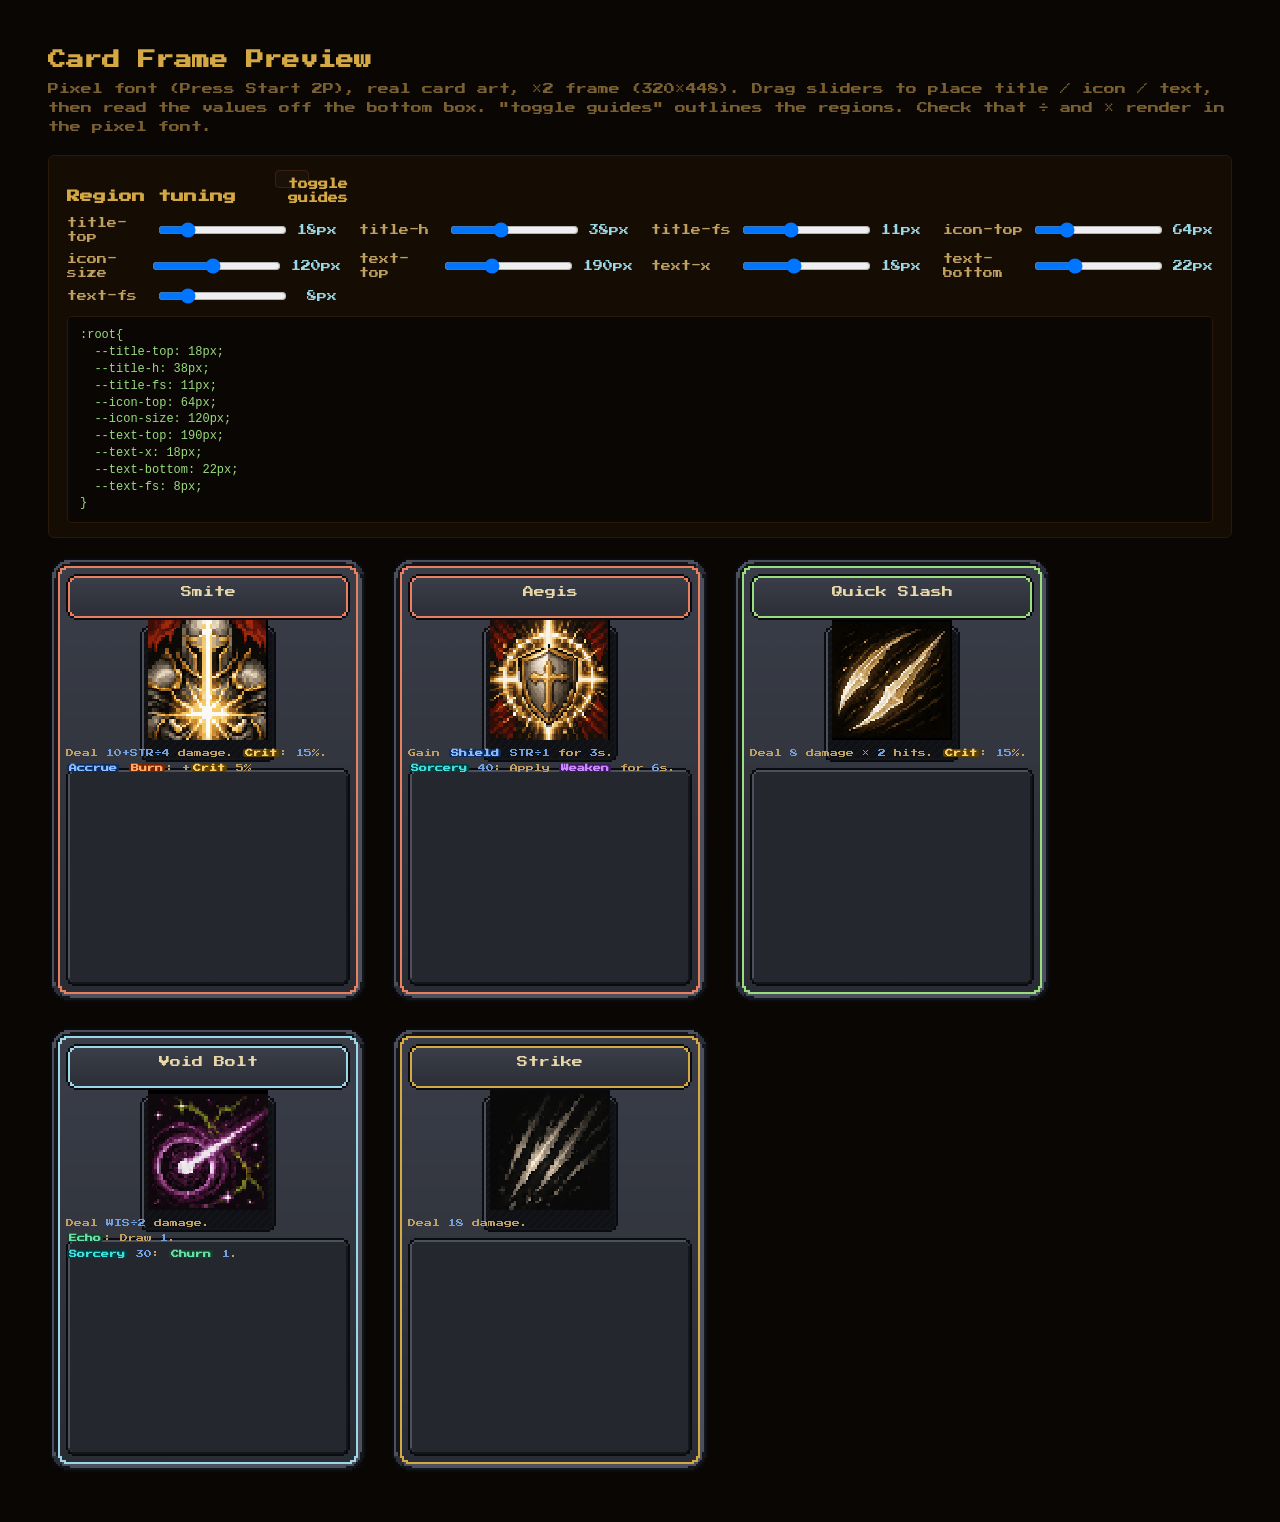
<file: card_preview.html>
<!DOCTYPE html>
<html lang="en">
<head>
<meta charset="UTF-8">
<title>Card Frame Preview — Noporogue</title>
<link rel="stylesheet" href="style.css">
<!-- same pixel font the game loads -->
<link rel="preconnect" href="https://fonts.googleapis.com">
<link rel="preconnect" href="https://fonts.gstatic.com" crossorigin>
<link href="https://fonts.googleapis.com/css2?family=Press+Start+2P&display=swap" rel="stylesheet">
<style>
  html,body{ height:auto!important; width:auto!important; overflow:auto!important;
    margin:0; padding:24px; background:#0a0604!important; color:#c0a060!important;
    font-family:'Press Start 2P',monospace!important; font-size:13px!important; }
  h1{ color:#d4a843; margin:0 0 8px; font-size:18px; }
  .sub{ color:#7a6030; font-size:11px; line-height:1.7; margin:0 0 18px; }

  /* ── Tuning region variables (×2 frame = 320×448) ── */
  :root{
    --card-w: 320px;  --card-h: 448px;
    --title-top: 18px;  --title-h: 38px;  --title-fs: 11px;
    --icon-top: 64px;   --icon-size: 120px;
    --text-top: 190px;  --text-x: 18px;  --text-bottom: 22px;  --text-fs: 8px;
  }

  .pcard{
    position:relative; width:var(--card-w); height:var(--card-h);
    background-size:100% 100%; background-repeat:no-repeat;
    image-rendering:pixelated; flex:0 0 auto;
  }
  .pcard-title{
    position:absolute; top:var(--title-top); left:10px; right:10px; height:var(--title-h);
    display:flex; align-items:center; justify-content:center;
    font-family:'Press Start 2P',monospace; color:#e8d7a8; font-size:var(--title-fs);
    line-height:1.3; text-align:center; overflow:hidden;
  }
  .pcard-icon{
    position:absolute; top:var(--icon-top); left:50%; transform:translateX(-50%);
    width:var(--icon-size); height:var(--icon-size);
    display:flex; align-items:center; justify-content:center;
  }
  .pcard-art{ position:absolute; inset:0; width:100%; height:100%; object-fit:contain;
    image-rendering:pixelated; }
  .pcard-emoji{ font-size:calc(var(--icon-size) * 0.55); line-height:1; }
  .pcard-text{
    position:absolute; top:var(--text-top); left:var(--text-x); right:var(--text-x);
    bottom:var(--text-bottom);
    font-family:'Press Start 2P',monospace; color:#c0a060;
    font-size:var(--text-fs); line-height:1.9; text-align:left; overflow:hidden;
    word-break:break-word;
  }
  body.show-guides .pcard-title{ outline:1px dashed #e8806080; }
  body.show-guides .pcard-icon { outline:1px dashed #9adc7e80; }
  body.show-guides .pcard-text { outline:1px dashed #9ad8e880; }

  .cards{ display:flex; gap:22px; flex-wrap:wrap; align-items:flex-start; margin-top:8px; }

  .panel{ background:#150c04; border:1px solid #2a1808; border-radius:6px; padding:14px 18px; margin-bottom:18px; }
  .panel h3{ margin:0 0 10px; color:#d4a843; font-size:13px; }
  .ctrls{ display:grid; grid-template-columns:repeat(auto-fill,minmax(250px,1fr)); gap:8px 22px; }
  .ctrl{ display:flex; align-items:center; gap:10px; font-size:10px; }
  .ctrl label{ width:92px; color:#c0a060; }
  .ctrl input[type=range]{ flex:1; }
  .ctrl .val{ width:46px; text-align:right; color:#9ad8e8; }
  .readout{ margin-top:12px; padding:10px 12px; background:#0a0604; border:1px solid #2a1808;
    border-radius:4px; color:#9adc7e; font-family:monospace; font-size:12px; white-space:pre-wrap; }
  .toggle{ background:#1a1208; color:#d4a843; border:1px solid #3a2010; border-radius:4px;
    font:inherit; font-size:10px; padding:6px 12px; cursor:pointer; }
</style>
</head>
<body>
  <h1>Card Frame Preview</h1>
  <p class="sub">Pixel font (Press Start 2P), real card art, ×2 frame (320×448). Drag sliders to place title / icon / text, then read the values off the bottom box. "toggle guides" outlines the regions. Check that ÷ and × render in the pixel font.</p>

  <div class="panel">
    <h3>Region tuning &nbsp; <button type="button" class="toggle" id="guides">toggle guides</button></h3>
    <div class="ctrls" id="ctrls"></div>
    <div class="readout" id="readout"></div>
  </div>

  <div class="cards" id="cards"></div>

  <script>
    var gs=null, GAME_DESIGN_W=window.innerWidth, GAME_DESIGN_H=window.innerHeight;
    function getOpponent(){return null;} function clientToGameCoords(x,y){return{x:x,y:y};}
    function buildCardHTML(){return'';} function fireInnateTriggers(){} function applyStatus(){}
    function applyDoT(){} function dealDamage(){} function dealDamageToEnemy(){} function dealDamageToPlayer(){}
    function addLog(){} function addTag(){} function removeTagByLabel(){} function removeTagsByClass(){}
    function spawnFloatNum(){} function spawnEchoFloat(){} function updateAll(){} function renderHand(){}
    function getStatuses(){return[];} function getAura(){return 0;}
    function _fxStatusApplyFromTarget(){} function _fxShieldBreakFromSide(){} function _fxCardZone(){}
    function _fxHandSlotPos(){return{x:0,y:0};}
  </script>
  <script src="data/cards.js"></script>
  <script src="data/card_effects.js"></script>
  <script>
    try{ localStorage.setItem('fmtDriftLog','off'); }catch(e){}

    function frameFor(c){
      var s=c.statId;
      if(s==='str'||s==='agi'||s==='wis') return 'assets/ui/card_frame_'+s+'.png';
      return 'assets/ui/card_frame_gold.png';
    }
    function artPath(id,c){
      var base = c.champ ? id : 'universal_'+id;
      return 'assets/icons/cards/'+base+'.png';
    }
    function genHTML(id){
      try{
        var secs = generateCardText(null, id, null) || [];
        var html = secs.map(function(s){return s.html||'';}).join('<br>');
        return (typeof renderKeywords==='function') ? renderKeywords(html) : html;
      }catch(e){ return '(err: '+e.message+')'; }
    }

    // Samples that HAVE real art in assets/icons/cards/
    var SAMPLES = ['paladin_smite','paladin_aegis','thief_quick_slash','druid_void_bolt','strike'];
    function renderCards(){
      document.getElementById('cards').innerHTML = SAMPLES.map(function(id){
        var c = CARDS[id]; if(!c) return '';
        return '<div class="pcard" style="background-image:url('+frameFor(c)+')">'
          + '<div class="pcard-title">'+(c.name||id)+'</div>'
          + '<div class="pcard-icon">'
            + '<img class="pcard-art" src="'+artPath(id,c)+'" onerror="this.remove()">'
            + '<span class="pcard-emoji">'+(c.icon||'?')+'</span>'
          + '</div>'
          + '<div class="pcard-text">'+genHTML(id)+'</div>'
          + '</div>';
      }).join('');
    }

    var VARS=[
      ['--title-top',0,90],['--title-h',18,70],['--title-fs',7,18],
      ['--icon-top',20,220],['--icon-size',50,200],
      ['--text-top',120,320],['--text-x',4,40],['--text-bottom',6,60],['--text-fs',6,16],
    ];
    function curVal(n){ return parseInt(getComputedStyle(document.documentElement).getPropertyValue(n)); }
    function buildCtrls(){
      document.getElementById('ctrls').innerHTML = VARS.map(function(v){
        var n=v[0],lo=v[1],hi=v[2],val=curVal(n);
        return '<div class="ctrl"><label>'+n.replace('--','')+'</label>'
          +'<input type="range" min="'+lo+'" max="'+hi+'" value="'+val+'" data-var="'+n+'">'
          +'<span class="val" id="val'+n+'">'+val+'px</span></div>';
      }).join('');
      document.querySelectorAll('input[type=range]').forEach(function(inp){
        inp.addEventListener('input',function(){
          var n=inp.getAttribute('data-var');
          document.documentElement.style.setProperty(n,inp.value+'px');
          document.getElementById('val'+n).textContent=inp.value+'px';
          writeReadout();
        });
      });
    }
    function writeReadout(){
      document.getElementById('readout').textContent =
        ':root{\n'+VARS.map(function(v){return '  '+v[0]+': '+curVal(v[0])+'px;';}).join('\n')+'\n}';
    }
    document.getElementById('guides').addEventListener('click',function(){ document.body.classList.toggle('show-guides'); });

    function boot(){
      if(typeof CARDS==='undefined'){ document.getElementById('cards').textContent='CARDS not loaded.'; return; }
      renderCards(); buildCtrls(); writeReadout();
    }
    setTimeout(boot,80);
  </script>
</body>
</html>
</file>
<file: style.css>
*{box-sizing:border-box;margin:0;padding:0;}
html,body{height:100%;overflow:hidden;}
/* Round 67o: body is the LETTERBOX surrounding the scaled game canvas.
   Black background fills any space the scaled game doesn't cover (when
   the viewport's aspect ratio doesn't match 16:9). Inside-the-game
   styling lives on #game-root and its descendants. */
/* Round 67p: body default switched from Crimson Text → Press Start 2P
   to match how the game has actually been rendering all along (the
   old `body.font-press *` override forced PS2P everywhere via
   !important, so all the Cinzel declarations in CSS were dead code
   never reaching the screen). Crimson Text stays loaded and is still
   applied to specific classes (descriptions / lore / italic copy)
   where the pixel font would be hard to read. */
body{background:#000;margin:0;overflow:hidden;width:100vw;height:100vh;font-family:'Press Start 2P',monospace;color:#e8d5a3;font-size:15px;line-height:1.4;}
/* Form elements (button, input, select, textarea) don't inherit
   font-family from <body> by default — browsers give them their
   own UA default. Force the inheritance so every button/input in
   the game picks up Press Start 2P automatically without having
   to re-declare font-family on every rule. */
button, input, select, textarea{font-family:inherit;}
/* --ts (text size multiplier) used by a few clamp() rules below. Keep
   defaulted to 1 in case any clamps still reference it. */
:root{--ts:1;}
/* Round 67o: PokeRogue-style design surface. 1920×1080 fixed dimensions,
   scaled to fit the viewport by fitGameToWindow() in init.js. The
   transform turns this element into the containing block for any
   position:fixed descendants — that's how modals, tooltips, and panels
   keep their viewport-anchored behaviour while still riding the scale. */
#game-root{position:absolute;top:0;left:0;width:1920px;height:1080px;transform-origin:top left;display:flex;flex-direction:column;background:#0d0804;overflow:hidden;}
/* Pixel-art rendering on bitmap images — keeps sprites crisp at any
   scale instead of letting the browser bilinear-blur them. */
#game-root img{image-rendering:pixelated;image-rendering:crisp-edges;}

/* Round 67o: pixel-art panel via 9-slice border-image. The source
   image lives in --pixel-panel, composed at runtime by
   _pixelPanelCompose() in init.js from a corner + edge sprite pair.
   Add class="pixel-panel" to any element (or set border-image on a
   custom class that uses var(--pixel-panel)) to get the bordered look.

   border-width MUST match the source cell size (16px here) — that's
   how the slice and the rendered border stay 1:1 with no scaling.

   `fill` keyword renders the centre cell too — currently transparent
   in the source, so background-color shows through. Once an inner
   texture is wired into _pixelPanelCompose, that centre cell becomes
   the tiled fill. */
.pixel-panel {
  border: 16px solid transparent;
  /* Longhand instead of the shorthand: with var() in a shorthand, some
     browsers compute the property as invalid at parse time (when --pixel-panel
     isn't set yet) and don't re-evaluate when it later resolves. Longhand
     forms each evaluate independently and pick up the var when it lands. */
  border-image-source: var(--pixel-panel);
  border-image-slice: 16 fill;
  border-image-width: 16px;
  border-image-outset: 0;
  border-image-repeat: round;
  background-color: #1a1208;
  image-rendering: pixelated;
  image-rendering: crisp-edges;
}
/* Root fills remaining height below nav */
#root{flex:1;overflow:hidden;display:flex;flex-direction:column;width:100%;}
/* Screens default to full canvas width. The fixed 1920×1080 design
   surface (#game-root) provides the framing; individual screens
   shouldn't impose narrower caps. */
#select-screen,#area-screen{margin:0 auto;width:100%;}
/* Round 67o: area-screen used to have max-width:1700px; removed for
   the same reason as #select-screen — wasted 110px on each side of
   internal canvas space when the rails should anchor flush. */
/* Round 67o: dropped the 1700px max-width constraint — the canvas
   is itself the framing now (1920×1080 fixed design surface, scaled
   to fit the viewport with letterbox for off-aspect windows). The
   old cap left 110px of unused background on each side INSIDE the
   canvas, on top of any external letterbox; rails now anchor to the
   actual canvas edge.
   IMPORTANT: do NOT set display here — .screen/.screen.active above
   already manages visibility via display:none/flex. Setting display
   on #select-screen would beat the class selector via ID specificity
   and leave the screen visible even when inactive (Round 30 bug). */
/* Round 67o: champion-select main grid scaled up to use the full
   design width. Rails anchor flush to the canvas edges — the 1920×1080
   game-root is itself the framing, no additional padding needed. Gap
   between columns kept so the rails don't kiss the centre grid. */
.cs-main{display:flex;gap:20px;flex:1;min-height:0;padding:0;}
.cs-grid-col{flex:1;min-width:0;min-height:0;display:flex;flex-direction:column;}
.cs-grid-col .champ-grid{flex:1;}
/* ── Champion select: champion-info rail (LEFT) ──
   Shows details of the currently-selected champion. Replaces the
   per-card (i) button + slide-out popup pattern with a persistent
   side rail. Sections (top-to-bottom):
     STATUS BADGE (FALLEN / ON EXPEDITION / AT THE FORGE / empty)
     PORTRAIT, NAME, ASCENSION CHIP
     STAT GRID (LVL/STR/AGI/WIS)  +  growth-per-level line
     XP bar
     MASTERY bar (toward next ascension tier)
     INNATE block
     DECK summary
     RELICS strip
     VIEW / EDIT DECK action buttons   */
.cs-champ-rail{width:360px;flex-shrink:0;background:rgba(10,6,1,.4);border:1px solid #2a1808;border-radius:6px;padding:14px 22px;overflow-y:auto;align-self:stretch;margin-top:10px;margin-bottom:10px;scrollbar-width:thin;scrollbar-color:#2a1808 transparent;}
.cs-champ-rail::-webkit-scrollbar{width:6px;}
.cs-champ-rail::-webkit-scrollbar-track{background:transparent;}
.cs-champ-rail::-webkit-scrollbar-thumb{background:#2a1808;border-radius:3px;}
.cs-cr-empty{padding:60px 20px;text-align:center;color:#5a4020;font-style:italic;font-size:14px;line-height:1.5;}
.cs-cr-empty-icon{font-size:52px;margin-bottom:18px;opacity:.4;}
.cs-cr-empty-line{font-size:13px;}
/* Round 67o: side-rail dead-space trim. Status + asc placeholders
   collapse when empty (display:none via :empty) instead of holding
   open ~22px each — that's 60+px reclaimed when a champion has no
   active status and no ascension chip. Margins also tightened so
   the rail content fits vertically without the action buttons
   getting clipped at the bottom.
   When the elements ARE populated, they expand to fit content. */
.cs-cr-status{text-align:center;font-size:12px;letter-spacing:1px;margin-bottom:6px;}
.cs-cr-status:empty{display:none;}
.cs-cr-status .dead-badge{font-size:12px;color:#a02020;}
.cs-cr-status .exp-locked-badge{font-size:12px;color:#6a8030;}
.cs-cr-portrait{display:flex;justify-content:center;align-items:center;margin-bottom:8px;height:192px;}
.cs-cr-portrait img{image-rendering:pixelated;width:192px;height:192px;object-fit:contain;}
.cs-cr-name{font-size:20px;color:#d4a843;letter-spacing:1px;text-align:center;margin-bottom:4px;}
.cs-cr-asc{text-align:center;margin-bottom:8px;display:flex;justify-content:center;align-items:center;}
.cs-cr-asc:empty{display:none;}
.cs-cr-stats{display:grid;grid-template-columns:repeat(4,1fr);gap:8px;margin-bottom:8px;}
.cs-cr-stat-cell{background:rgba(0,0,0,.3);border-radius:4px;padding:8px 6px;text-align:center;}
.cs-cr-stat-v{font-size:18px;font-weight:600;color:#d4a843;}
.cs-cr-stat-v.str{color:#e88060;}
.cs-cr-stat-v.agi{color:#9adc7e;}
.cs-cr-stat-v.wis{color:#9ad8e8;}
.cs-cr-stat-l{font-size:9px;color:#5a4020;letter-spacing:1px;margin-top:2px;}
.cs-cr-growth{display:flex;justify-content:center;gap:12px;margin-bottom:12px;font-size:11px;color:#5a4020;}
.cs-cr-growth .str{color:#e88060;}
.cs-cr-growth .agi{color:#9adc7e;}
.cs-cr-growth .wis{color:#9ad8e8;}
.cs-cr-section{margin-bottom:12px;}
.cs-cr-section-label{font-size:11px;color:#7a6030;letter-spacing:2px;}
.cs-cr-section-sub{font-size:10px;color:#3a2010;letter-spacing:0;margin-left:5px;}
.cs-cr-row-line{display:flex;justify-content:space-between;align-items:baseline;font-size:8px;color:#5a4020;letter-spacing:.5px;margin-bottom:4px;}
.cs-cr-bar-wrap{height:5px;background:rgba(0,0,0,.5);border:1px solid #2a1808;border-radius:1px;overflow:hidden;}
.cs-cr-bar{height:100%;width:0%;transition:width .4s ease-out;}
.cs-cr-bar.xp{background:linear-gradient(90deg,#4a3020,#c09030,#d4a843);}
.cs-cr-bar.mastery{background:linear-gradient(90deg,#5a3018,#c09030,#f0a53a);}
.cs-cr-bar.mastery.full{box-shadow:0 0 8px rgba(240,165,58,.6);}
.cs-cr-bar-frac{font-size:7px;color:#5a4020;letter-spacing:.5px;text-align:right;margin-top:3px;}
.cs-cr-innate-name{font-size:13px;color:#c09030;margin-bottom:4px;}
.cs-cr-innate-desc{font-size:12px;color:#806040;line-height:1.5;}
/* Deck list grows with the champion's deck cap (and edited overrides).
   Cap at 140px max-height with a thin scroll so a long deck doesn't
   push the relics + action buttons out of view. ~9 rows visible at
   the current line-height; everything above scrolls. */
.cs-cr-deck-summary{font-size:12px;color:#806040;line-height:1.6;max-height:200px;overflow-y:auto;padding-right:6px;scrollbar-width:thin;scrollbar-color:#2a1808 transparent;}
.cs-cr-deck-summary::-webkit-scrollbar{width:5px;}
.cs-cr-deck-summary::-webkit-scrollbar-track{background:transparent;}
.cs-cr-deck-summary::-webkit-scrollbar-thumb{background:#2a1808;border-radius:3px;}
.cs-cr-relics{display:flex;flex-wrap:wrap;gap:6px;align-items:center;min-height:48px;}
.cs-cr-relics-empty{font-size:12px;color:#5a4020;font-style:italic;}
.cs-cr-actions{display:flex;gap:8px;margin-top:6px;}
.cs-cr-actions button{flex:1;}

/* ── Champion select: active quests rail ── */
.cs-quests-rail{width:320px;flex-shrink:0;background:rgba(10,6,1,.4);border:1px solid #2a1808;border-radius:6px;padding:16px 20px;overflow-y:auto;align-self:stretch;margin-top:10px;margin-bottom:10px;scrollbar-width:thin;scrollbar-color:#2a1808 transparent;}
.cs-quests-rail::-webkit-scrollbar{width:6px;}
.cs-quests-rail::-webkit-scrollbar-track{background:transparent;}
.cs-quests-rail::-webkit-scrollbar-thumb{background:#2a1808;border-radius:3px;}
.cs-quests-rail-title{font-size:14px;color:#d4a843;letter-spacing:2.5px;margin-bottom:6px;}
.cs-quests-rail-sub{font-size:12px;color:#7a6030;font-style:italic;margin-bottom:16px;line-height:1.4;}
.cs-quests-rail-empty{font-size:13px;color:#5a4020;font-style:italic;text-align:center;padding:22px 10px;line-height:1.5;}
.cs-quests-rail-link{display:block;text-align:center;font-size:12px;color:#a08858;letter-spacing:1.5px;text-decoration:none;padding:8px;margin-top:12px;border:1px dashed #3a2010;border-radius:3px;transition:border-color .15s,color .15s;cursor:pointer;}
.cs-quests-rail-link:hover{border-color:#5a3a18;color:#d4a843;border-style:solid;}
.cs-q-row{margin-bottom:12px;padding-bottom:10px;border-bottom:1px solid #1e1006;max-height:600px;overflow:hidden;transition:max-height .4s ease-in,opacity .35s ease-in,margin .4s ease-in,padding .4s ease-in,border-width .35s ease-in;}
.cs-q-row:last-child{margin-bottom:0;padding-bottom:0;border-bottom:none;}
.cs-q-row-head{display:flex;justify-content:space-between;align-items:baseline;gap:6px;margin-bottom:4px;}
.cs-q-name{font-size:10px;color:#c0a060;letter-spacing:.4px;line-height:1.3;}
.cs-q-frac{font-size:8px;color:#7a6030;letter-spacing:1px;flex-shrink:0;white-space:nowrap;}
.cs-q-frac.complete{color:#9adc7e;text-shadow:0 0 4px rgba(154,220,126,.4);}
.cs-q-bar{height:5px;background:#0e0602;border:1px solid #2a1808;position:relative;overflow:hidden;border-radius:1px;}
.cs-q-bar-fill{position:absolute;inset:0;width:0%;background:linear-gradient(90deg,#3a5028,#7fa050,#9adc7e);transition:width .4s ease-out;}
.cs-q-bar-fill.complete{box-shadow:0 0 6px rgba(154,220,126,.5);}
.cs-q-issuer{font-size:8px;color:#5a4020;font-style:italic;margin-top:4px;}
/* Action line — sits between title and bar, hosts proper-noun chips. */
.cs-q-action{font-size:10px;color:#a08858;line-height:1.5;margin:4px 0 6px;letter-spacing:.2px;}
/* Story-quest frame — distinct gold-on-black border so chained
   quests read as different from random bounties. */
/* Round 67r: story quest rows recoloured from gold → dark blue so
   they stand out from bounty rows (which keep the parchment palette).
   Pairs with the cyan target pulse + cyan pointer particle — the
   blue/cyan family becomes the "this is your current quest" visual
   language. Bar fill stays cyan-tinted to match the pointer accent.
   Cursor:pointer signals re-clicking re-fires the pointer. */
.cs-q-row.cs-q-row-story{padding:10px 12px;background:linear-gradient(180deg,rgba(60,100,140,.18),rgba(20,40,70,.08));border:1px solid #36707f;border-radius:4px;margin-bottom:14px;border-bottom:1px solid #36707f;cursor:pointer;transition:background .15s,border-color .15s;}
.cs-q-row.cs-q-row-story:hover{background:linear-gradient(180deg,rgba(80,140,180,.22),rgba(20,40,70,.12));border-color:#9ad8e8;}
.cs-q-row.cs-q-row-story .cs-q-name{color:#cfeef5;}
.cs-q-row.cs-q-row-story .cs-q-bar-fill{background:linear-gradient(90deg,#36707f,#9ad8e8,#cfeef5);}
.cs-q-star{color:#f0a53a;text-shadow:0 0 6px rgba(240,165,58,.6);margin-right:4px;}
/* Round 67q: chain title tag — tiny uppercase line above the quest
   title saying which questchain this is part of ("NEW BEGINNINGS"
   etc). Subtle gold accent; non-decorative chains can repurpose it. */
.cs-q-chain-tag{font-size:8px;color:#9a7030;letter-spacing:2px;text-transform:uppercase;margin-bottom:3px;opacity:.85;}
.cs-q-row.cs-q-row-story .cs-q-chain-tag{color:#9ad8e8;}
/* Round 67p: rail-side CLAIM button so early-game story quests are
   claimable without entering town.
   Round 67q: complete rows pulse a green glow so the player notices
   there's a reward waiting on the side rail. Sibling rule on the
   CLAIM button itself adds a matching pulse so the action is doubly
   obvious. */
@keyframes questClaimPulse {
  /* Round 67r: claim-pulse recoloured green → cyan to match the
     unified quest visual language. */
  0%,100% { box-shadow: 0 0 10px rgba(154,216,232,.3); }
  50%     { box-shadow: 0 0 22px rgba(154,216,232,.75); }
}
.cs-q-row-complete{box-shadow:0 0 12px rgba(154,216,232,.22);animation:questClaimPulse 1.4s ease-in-out infinite;}
.cs-q-row-complete .cs-q-claim{animation:questClaimPulse 1.4s ease-in-out infinite;}
/* Round 67p: claim-out — bar drains via its existing transition, then
   the whole row collapses to 0 height + fades. Driven by the
   .cs-q-claiming class added by claimQuestFromRail after the drain. */
.cs-q-row.cs-q-claiming{max-height:0!important;opacity:0!important;margin:0!important;padding:0!important;border-width:0!important;box-shadow:none!important;}
/* Round 67p: chain-in — reverse of the collapse. Plays once when a
   story quest's .next link activates as a result of a claim. */
@keyframes cs-q-chain-in {
  0%   { opacity:0; transform:scale(.82) translateY(-6px); }
  70%  { opacity:1; transform:scale(1.03) translateY(0); }
  100% { opacity:1; transform:scale(1) translateY(0); }
}
.cs-q-row.cs-q-chain-in{animation:cs-q-chain-in .6s ease-out 1;transform-origin:top center;}
/* Round 67r: CLAIM REWARDS button recoloured gold → cyan to match
   the unified quest visual language. Dark navy text on cyan fill
   keeps the "actionable now" pop without competing with the gold
   action buttons elsewhere in the UI. */
.cs-q-claim{display:block;width:100%;margin-top:8px;padding:7px 10px;font-family:'Press Start 2P','Cinzel',serif;font-size:9px;letter-spacing:1.5px;color:#082030;background:linear-gradient(180deg,#9ad8e8,#36707f);border:1px solid #9ad8e8;border-radius:3px;cursor:pointer;text-shadow:0 1px 0 rgba(255,255,255,.25);transition:filter .12s,transform .08s;}
.cs-q-claim:hover{filter:brightness(1.15);}
.cs-q-claim:active{transform:translateY(1px);}
/* Round 67r: story-row claim variant uses a slightly brighter cyan
   so the "current quest" claim still feels distinct from bounty
   claims, but stays in the cyan family. */
.cs-q-row.cs-q-row-story .cs-q-claim{background:linear-gradient(180deg,#cfeef5,#36707f);border-color:#cfeef5;color:#082030;}

/* ── Quest chip-link system ──
   Inline clickable "tags" that route to the bestiary / champion panel
   for proper nouns mentioned in quest text. Per the project philosophy:
   the rail does NOT tell the player where to find a creature; it gives
   them a chip that opens the bestiary entry.

   Each variant adopts a stat-color hue so the type of thing being linked
   is recognisable at a glance:
     creature (kill target) → STR red-orange
     area  (clear / location) → AGI green
     keyword (status/mechanic) → parchment gold
     champion → gold (matches ascension treatment)                                  */
.qchip{display:inline-block;padding:1px 7px;border-radius:3px;font-size:9px;letter-spacing:.4px;cursor:pointer;border:1px solid;background:rgba(40,24,8,.45);transition:border-color .15s,background .15s,color .15s,transform .12s;line-height:1.5;}
.qchip:hover{transform:translateY(-1px);}
.qchip-creature{border-color:#7a4828;color:#e88060;}
.qchip-creature:hover{border-color:#e88060;color:#f0a070;background:rgba(80,32,16,.55);}
.qchip-area{border-color:#3a5a3a;color:#9adc7e;}
.qchip-area:hover{border-color:#9adc7e;color:#b0e090;background:rgba(40,72,32,.55);}
.qchip-keyword{border-color:#5a4a2a;color:#d4a843;}
.qchip-keyword:hover{border-color:#d4a843;color:#f0c050;background:rgba(60,44,16,.55);}
.qchip-champion{border-color:#5a3a18;color:#d4a843;background:rgba(40,24,8,.55);}
.qchip-champion:hover{border-color:#f0a53a;color:#f0c050;background:rgba(60,36,12,.7);}

/* ── Compact reward strip used in the quest rail rows ── */
.qrwd-strip{display:flex;flex-wrap:wrap;gap:5px;margin-top:6px;}
.qrwd{display:inline-block;padding:1px 7px;border-radius:3px;border:1px solid #2a1808;background:rgba(0,0,0,.3);font-size:8px;color:#a89373;letter-spacing:.5px;line-height:1.5;}

/* ── Quick-nav confirmation modal ──
   Shown when a chip click would navigate the player away from their
   current screen (e.g. clicking a quest chip on champion-select that
   wants to open the Bestiary in town). Generic — driven by
   _quickNavConfirm({title, line, confirm, cancel, onConfirm}). */
.qnav-overlay{position:fixed;inset:0;z-index:9999;background:rgba(4,2,0,.82);display:flex;align-items:center;justify-content:center;}
.qnav-card{background:#1a1208;border:1px solid #5a3a18;border-radius:6px;padding:18px 22px;width:min(380px,90vw);box-shadow:0 8px 32px rgba(0,0,0,.6);animation:qnav-pop .18s ease-out;}
.qnav-title{font-size:11px;color:#d4a843;letter-spacing:2px;margin-bottom:10px;text-shadow:0 0 4px rgba(212,168,67,.35);}
.qnav-line{font-size:11px;color:#c0a060;line-height:1.5;margin-bottom:14px;}
.qnav-line strong{color:#e8d7a8;font-weight:600;}
.qnav-btns{display:flex;gap:8px;justify-content:flex-end;}
.qnav-btn{font-size:9px;padding:7px 16px;border-radius:3px;border:1px solid #3a2010;background:rgba(20,12,4,.6);color:#a08858;cursor:pointer;letter-spacing:1.2px;transition:border-color .15s,color .15s,background .15s;}
.qnav-btn:hover{border-color:#5a3a1a;color:#d4a843;}
.qnav-btn.qnav-btn-confirm{border-color:#5a3a1a;color:#d4a843;background:rgba(40,24,8,.6);}
.qnav-btn.qnav-btn-confirm:hover{border-color:#c09030;background:rgba(60,36,12,.7);}
@keyframes qnav-pop{from{opacity:0;transform:scale(.94);}to{opacity:1;transform:scale(1);}}

/* ── Glossary flash — momentary highlight when openBestiaryGlossary
   scrolls a specific keyword into view. Communicates "this is what you
   clicked into" without permanently selecting the item. ── */
.glossary-item.glossary-flash{animation:glossary-flash 1.6s ease-out;}
@keyframes glossary-flash{
  0%   { box-shadow: 0 0 0 0 rgba(212,168,67,0); background: rgba(212,168,67,0); }
  20%  { box-shadow: 0 0 14px 3px rgba(212,168,67,.6); background: rgba(212,168,67,.12); }
  100% { box-shadow: 0 0 0 0 rgba(212,168,67,0); background: rgba(212,168,67,0); }
}
/* Town + combat + deck editor use full width */
/* All screens fill the root */
.screen{display:none;flex:1;overflow:hidden;}
.screen.active{display:flex;flex-direction:column;}
#game-screen{max-width:none!important;}
.btn{font-size:16px;letter-spacing:1px;padding:12px 28px;border-radius:4px;cursor:pointer;border:1px solid;transition:background .15s,transform .1s;flex-shrink:0;}
.btn:active{transform:scale(.97);}
.btn-gold{background:rgba(80,50,10,.6);border-color:#d4a843;color:#d4a843;}
.btn-gold:hover{background:rgba(130,90,20,.7);}
.btn-dim{background:rgba(30,18,5,.6);border-color:#6a4820;color:#a07030;}
.btn-dim:hover{background:rgba(55,32,8,.7);}
.btn-red{background:rgba(80,10,10,.6);border-color:#c03030;color:#e07070;}
.btn-red:hover{background:rgba(110,15,15,.7);}
/* Round 67q: locked-btn — generic "this is gated by a quest" disabled
   state. Used on EDIT DECK before story_edit_deck activates. Dimmed
   palette + no hover lift + not-allowed cursor. */
.btn.locked-btn,
button.locked-btn{background:rgba(20,12,4,.6)!important;border-color:#3a2010!important;color:#5a4020!important;cursor:not-allowed!important;opacity:.55;}
.btn.locked-btn:hover,
button.locked-btn:hover{background:rgba(20,12,4,.6)!important;transform:none!important;}

/* ── NAV BAR ── */
/* Round 67p: nav bar spans the full canvas width (was max-width 960
   centered, which left the bar floating in the middle of the 1920
   design surface). Flat dark backing with thin gold top + bottom
   borders ties it visually to the pixel-panel-gold framing on the
   save card / saves menu without needing a full 16px pixel border
   (which would be too thick for a slim 48px nav). */
#main-nav{background:#0a0601;border-top:1px solid #c09030;border-bottom:1px solid #c09030;flex-shrink:0;width:100%;}
.nav-bar{display:flex;align-items:center;padding:0 24px;height:48px;width:100%;}
.nav-left{flex-shrink:0;margin-right:24px;display:flex;align-items:center;gap:10px;}
/* Round 67p: save name styled to NOT read as a tab. Switched from
   uppercase Cinzel gold (which mirrored the tab treatment) to italic
   Crimson Text in a quieter parchment shade — closer to a byline /
   profile label than a button. Small static glyph prefix gives it a
   visual anchor distinct from the tab row. */
.nav-savename{font-size:15px;font-style:italic;color:#a08858;letter-spacing:.3px;white-space:nowrap;display:flex;align-items:center;gap:8px;}
.nav-savename:empty{display:none;}
.nav-savename::before{content:'◆';font-size:10px;color:#5a4020;font-style:normal;}
.nav-tabs{display:flex;gap:0;flex:1;}
.nav-tab{font-size:13px;letter-spacing:1px;padding:0 22px;height:48px;border:none;background:transparent;color:#7a6030;cursor:pointer;border-bottom:3px solid transparent;transition:color .15s,border-color .15s,background-color .15s;position:relative;top:1px;}
.nav-tab:hover{color:#c0a040;background-color:rgba(212,168,67,.05);}
/* Round 67p: active tab no longer accepts clicks — it's the current-
   screen indicator now, not a button. Pointer-events:none prevents
   the click event entirely so the underlying navTo() guard isn't
   even reached.
   Round 67p (rev 2): made the active state much more obvious —
   subtle gold-tinted background, brighter text colour, thicker
   bottom border. The previous "color + thin underline only" treatment
   was too quiet to register as "you're on this tab". */
.nav-tab.active{color:#e8c560;border-bottom-color:#d4a843;border-bottom-width:4px;background-color:rgba(212,168,67,.12);font-weight:600;cursor:default;pointer-events:none;}
.nav-tab.locked-tab{color:#4a3010;cursor:default;}
.nav-tab.locked-tab:hover{color:#6a4020;background-color:transparent;}
.nav-right{display:flex;align-items:center;gap:14px;margin-left:auto;}
.nav-gold{font-size:13px;color:#d4a843;letter-spacing:.5px;white-space:nowrap;display:flex;align-items:center;gap:6px;}
/* Round 62f: shard counter matches gold's visual chrome (same font /
   size / letter-spacing) but uses the purple gem hue so the two
   currencies read as a pair without competing. */
.nav-shards{font-size:13px;color:#c0a0ff;letter-spacing:.5px;white-space:nowrap;display:flex;align-items:center;gap:6px;}
.nav-icon-btn{background:none;border:none;font-size:18px;cursor:pointer;padding:6px 10px;border-radius:4px;color:#d4a843;opacity:.7;transition:opacity .15s;line-height:1;position:relative;}
.nav-icon-btn:hover{opacity:1;}

/* ── CHAMPION SELECT ── */
#select-screen{padding:0;}
.cs-header{display:flex;align-items:center;justify-content:space-between;gap:14px;padding:16px 24px;border-bottom:1px solid #1e1006;flex-shrink:0;}
.cs-title-block{display:flex;align-items:baseline;gap:14px;min-width:0;}
.cs-title{font-size:20px;color:#d4a843;letter-spacing:3px;white-space:nowrap;}
.cs-total{font-size:10px;color:#7a6030;letter-spacing:1.5px;white-space:nowrap;}
.cs-total::before{content:'·';margin-right:6px;color:#5a4020;}
.cs-controls{display:flex;align-items:center;gap:8px;flex-wrap:nowrap;}
.cs-sort{background:#0e0802;border:1px solid #3a2010;border-radius:4px;color:#c0a060;font-size:9px;padding:5px 9px;cursor:pointer;letter-spacing:.3px;}
.cs-sort option{background:#0e0802;}
/* Favorites-only filter toggle. Inactive = empty star + dim. Active =
   filled star + gold + faint glow (mirrors the per-card .champ-card-fav
   styling so the language reads as one system). */
.cs-fav-toggle{background:#0e0802;border:1px solid #3a2010;border-radius:4px;color:#5a4020;font-size:14px;line-height:1;padding:4px 9px;cursor:pointer;transition:color .15s,border-color .15s,text-shadow .15s;font-family:inherit;}
.cs-fav-toggle:hover{color:#d4a843;border-color:#5a3a18;}
.cs-fav-toggle.active{color:#d4a843;border-color:#5a3a18;text-shadow:0 0 6px #d4a84380;}
.select-btn-row{text-align:center;padding:16px 12px 20px;flex-shrink:0;border-top:1px solid #1e1006;}
/* Round 62k: dimensions LOCKED on the card itself (240×336 = exact
   5:7) so we stop fighting CSS over what "5:7" should mean. The grid
   only handles column-packing now — auto-fill picks however many
   240px columns fit, and justify-content:center keeps the row
   centred when there's leftover space. Vertical scrolling stays
   wired via overflow-y:auto + flex:1.
   Why not aspect-ratio + 1fr? CSS demotes aspect-ratio to a hint
   when both row track sizing and width are derived (auto rows, 1fr
   cols): content wins. Past rounds (62d / 62j) each tried a softer
   variant and each broke the moment content didn't perfectly match
   the computed height. Fixed dimensions remove the ambiguity. */
/* Round 67o: forced 4-column grid filling the centre column. Cards
   grow with the canvas now that the screen has no max-width cap. */
.champ-grid{display:grid;grid-template-columns:repeat(4,1fr);gap:20px;padding:14px 18px;overflow-y:auto;flex:1;min-height:0;scrollbar-width:thin;scrollbar-color:#5a3a18 transparent;align-content:start;}
.champ-grid::-webkit-scrollbar{width:8px;}
.champ-grid::-webkit-scrollbar-track{background:transparent;}
.champ-grid::-webkit-scrollbar-thumb{background:#5a3a18;border-radius:4px;}
.champ-grid::-webkit-scrollbar-thumb:hover{background:#7a4a18;}
/* Reserved-slot containers on champion cards. Each slot is always
   emitted by the renderer; CSS holds vertical space when empty so
   names, stats, and innate boxes line up across the grid regardless
   of which state badges / ascension chips / relic strips are present
   for any given card. (Round 33.) */
/* Always 14px tall + 4px margin so cards line up whether or not a
   status badge is shown. Don't conditionally collapse — the whole
   point of reserved slots is that they hold space when empty. */
.champ-card-status{min-height:18px;text-align:center;display:flex;align-items:center;justify-content:center;margin-bottom:6px;}
.champ-card-asc{min-height:22px;text-align:center;display:flex;align-items:center;justify-content:center;margin:-2px 0 6px;}
.champ-card-relics{min-height:22px;display:flex;align-items:center;justify-content:center;margin-bottom:6px;}
.champ-card-relic-count{font-size:12px;letter-spacing:.8px;}
/* Champion cards use a 5:7 ratio (playing-card / tarot proportion) so
   the grid feels deliberate rather than data-table-y. The card is a
   flex column; reserved slots above set fixed heights for the chrome
   (status / portrait / name / asc / relics / level / stats), and the
   innate-box at the tail absorbs whatever extra vertical space remains
   via flex-grow:1. Result: every card is the same shape, content
   distributes naturally, no clipping. (Round 34.) */
/* Round 62k: fixed dimensions (240 × 336 = exact 5:7) instead of
   aspect-ratio. See the comment on .champ-grid for why we stopped
   trying to derive height from width — short version: the spec
   demotes aspect-ratio to a hint when the grid row is auto-sized
   AND the content has its own intrinsic height, and cards always
   collapsed to content. Locking both dimensions removes the
   ambiguity entirely. */
/* Round 67o: dropped fixed width/height — width:100% fills the 1fr
   grid column; aspect-ratio:5/7 preserves the playing-card shape so
   height scales with width. Padding bumped to match the bigger card.
   Round 67r: aspect-ratio dropped in favour of min-height. The 5/7
   shape collapsed cards to <content height when the grid had narrow
   columns (4-col layout with many champs), causing content to spill
   into the row below visually (FALLEN badges floating between cells).
   Min-height keeps every card uniformly tall while letting content
   drive the actual height when it needs more room. */
.champ-card{width:100%;min-height:400px;display:flex;flex-direction:column;background:linear-gradient(170deg,#1e1005,#120a02);border:1px solid #4a2f10;border-radius:8px;padding:18px 16px;cursor:pointer;transition:border-color .2s,transform .2s;position:relative;overflow:hidden;}
/* Round 62: favorite star (top-right). Click toggles
   PERSIST.favoriteChamps[id]. Active state is gold + filled glyph. */
.champ-card-fav{position:absolute;top:6px;right:8px;background:transparent;border:none;font-size:22px;line-height:1;padding:2px 6px;cursor:pointer;z-index:2;transition:color .15s,transform .15s,text-shadow .15s;font-family:inherit;}
.champ-card-fav:hover{color:#d4a843 !important;transform:scale(1.15);}
.champ-card-fav.active{text-shadow:0 0 8px #d4a84380;}
/* Info button on champion card */
.champ-card-info-btn{position:absolute;top:6px;right:6px;background:rgba(0,0,0,.5);border:1px solid #3a2010;border-radius:50%;width:18px;height:18px;font-size:9px;color:#6a5030;cursor:pointer;display:flex;align-items:center;justify-content:center;pointer-events:all;transition:border-color .12s,color .12s;}
.champ-card-info-btn:hover{border-color:#d4a843;color:#d4a843;}
.champ-card:hover{border-color:#d4a843;transform:translateY(-3px);}
.champ-card.selected{border-color:#d4a843;border-width:2px;}
.champ-card.locked{opacity:.7;cursor:default;}
.champ-card.locked:hover{border-color:#4a2f10;transform:none;}
.champ-card.unseen-champ{opacity:.35;cursor:default;background:linear-gradient(170deg,#0e0803,#080502);border-style:dashed;}
.champ-card.unseen-champ:hover{border-color:#2a1808;transform:none;}
.unseen-icon{font-size:32px;text-align:center;color:#3a2810;font-weight:700;margin-bottom:4px;}
.unseen-name{font-size:11px;color:#2a1808;text-align:center;margin-bottom:3px;letter-spacing:2px;}
.unseen-hint{font-size:8px;color:#2a1808;text-align:center;font-style:italic;margin-bottom:6px;}
.unseen-lock{text-align:center;font-size:16px;opacity:.3;}
.champ-growth-row{display:flex;justify-content:center;gap:8px;margin:3px 0;font-size:7px;color:#5a4020;}
.champ-icon{text-align:center;margin-bottom:6px;display:flex;align-items:center;justify-content:center;}
.champ-name{font-size:14px;color:#d4a843;text-align:center;letter-spacing:.8px;margin-bottom:4px;}
.champ-role{font-size:8px;color:#7a6030;text-align:center;margin-bottom:5px;}
.champ-desc{font-size:9px;color:#b09060;line-height:1.4;margin-bottom:7px;}
.stat-row{display:flex;justify-content:space-between;margin-bottom:2px;}
.stat-lbl{font-size:8px;color:#7a6030;}
.pips{display:flex;gap:2px;}
.pip{width:8px;height:8px;border-radius:2px;border:1px solid #3a2010;}
.pip.str{background:#e07070;border-color:#e07070;}
.pip.agi{background:#70e0a0;border-color:#70e0a0;}
.pip.wis{background:#70a0e0;border-color:#70a0e0;}
.innate-box{background:rgba(0,0,0,.3);border:1px solid #3a2010;border-radius:4px;padding:5px 7px;margin-top:6px;}
.innate-lbl{font-size:7px;color:#d4a843;letter-spacing:.8px;margin-bottom:2px;}
.innate-txt{font-size:8px;color:#906830;line-height:1.3;}
/* Round 35: cards no longer have an .innate-box. The footer block
   at the bottom of the card now absorbs extra vertical space, and
   contains the level + innate-name row plus the stats row. The
   portrait dominates the top half of the card. */
/* Round 67o: footer restructured. Level badge on its own line above
   stats, innate on its own line below — innate gets full width and
   can wrap when long (Cursed Paladin's "Cursed Retribution" etc) so
   it stops being cut off by ellipsis. */
.champ-card-footer{flex:1 1 auto;display:flex;flex-direction:column;justify-content:flex-end;gap:6px;margin-top:6px;}
.champ-card-foot-row{display:flex;justify-content:center;align-items:baseline;gap:8px;}
.champ-card-foot-row .champ-level-badge{font-size:13px;color:#d4a843;letter-spacing:.5px;flex-shrink:0;}
.champ-card-innate{font-size:12px;color:#c09030;font-style:italic;letter-spacing:.3px;text-align:center;line-height:1.3;display:block;width:100%;}
.lock-hint{background:rgba(0,0,0,.3);border:1px solid #3a2010;border-radius:4px;padding:4px 6px;margin-top:6px;}
.lock-cond{font-size:8px;color:#7a5020;line-height:1.3;}
.lock-prog{font-size:9px;color:#c09030;margin-top:2px;}
.lock-icon-big{font-size:20px;text-align:center;margin-top:4px;}
.lock-progress-wrap{margin:6px 0 4px;}
.lock-bar-wrap{height:4px;background:rgba(0,0,0,.5);border-radius:2px;overflow:hidden;}
.lock-bar{height:100%;background:#4a3010;border-radius:2px;transition:width .4s;}
.lock-or-divider{text-align:center;font-size:8px;color:#3a2010;margin:5px 0;}
.lock-buy-row{text-align:center;}
.lock-buy-btn{font-size:9px;padding:4px 10px;border-radius:4px;cursor:pointer;border:1px solid #c09030;background:rgba(60,38,8,.7);color:#d4a843;letter-spacing:.3px;transition:background .15s;width:100%;}
.lock-buy-btn:hover{background:rgba(100,65,15,.8);}
.lock-buy-dim{border-color:#3a2010;background:transparent;color:#4a3010;cursor:not-allowed;}
.lock-buy-dim:hover{background:transparent;}
/* Champion level badge */
.champ-level-row{display:flex;align-items:center;justify-content:space-between;margin-bottom:5px;gap:6px;}
.champ-level-badge{font-size:13px;color:#d4a843;letter-spacing:.5px;white-space:nowrap;}
.champ-xp-wrap{flex:1;height:4px;background:rgba(0,0,0,.5);border-radius:2px;overflow:hidden;}
.champ-xp-bar{height:100%;background:#d4a843;border-radius:2px;}
.champ-last-area{font-size:8px;color:#5a4020;text-align:center;margin-bottom:4px;font-style:italic;}
.champ-stats-row{display:flex;gap:10px;justify-content:center;margin-bottom:6px;}
.champ-stat-v{font-size:14px;font-weight:600;text-align:center;}
.champ-stat-v.str{color:#e07070;}.champ-stat-v.agi{color:#70e0a0;}.champ-stat-v.wis{color:#70a0e0;}
.champ-stat-l{font-size:10px;color:#7a6030;text-align:center;}
.champ-card.dead-champ{border-color:#3a1010;}
.champ-card.dead-champ:hover{border-color:#a02020;}
.dead-badge{font-size:8px;color:#a02020;letter-spacing:.5px;text-align:center;margin-bottom:4px;}
/* Locked cards are still clickable — clicking inspects them in the
   side rail, even though combat-selection is gated. (Round 33: was
   cursor:not-allowed when the (i) button existed and the lock check
   blocked the click handler entirely.) */
.champ-card.expedition-locked{border-color:#1e2a10;opacity:.7;}
.champ-card.expedition-locked:hover{border-color:#3a4a20;transform:translateY(-2px);}
.exp-locked-badge{font-size:8px;color:#6a8030;letter-spacing:.5px;text-align:center;margin-bottom:4px;}
.select-btn-row{text-align:center;}

/* ── AREA SELECT ──
   Round 67: rebuilt to share the 3-column cs-main layout with the
   champion-select screen. The center column holds .area-grid; the
   rails are duplicated asides painted by buildAreaChampRail /
   buildAreaQuestRail. .area-title / .area-champ-row / .area-btns
   classes retired (replaced by cs-header / cs-title and the
   in-grid-col select-btn-row pattern from select-screen). */
#area-screen{padding:0;}
/* Round 67p: area-grid scaled up to match the bumped HUD. Wider
   cards (min 240) with more breathing room between them. */
.area-grid{display:grid;grid-template-columns:repeat(auto-fill,minmax(240px,1fr));gap:18px;padding:16px 22px;overflow-y:auto;flex:1;min-height:0;scrollbar-width:thin;scrollbar-color:#5a3a18 transparent;align-content:start;}
.area-grid::-webkit-scrollbar{width:8px;}
.area-grid::-webkit-scrollbar-track{background:transparent;}
.area-grid::-webkit-scrollbar-thumb{background:#5a3a18;border-radius:4px;}
.area-grid::-webkit-scrollbar-thumb:hover{background:#7a4a18;}
/* Round 67p: card content uses flex-column so the FIGHTS row at the
   bottom can be pinned via margin-top:auto. Combined with min-height
   reservations on the variable-content rows (.area-warning, .area-theme)
   this keeps every card's footer aligned across the grid even when
   some cards have BOSS / ABOVE YOUR LEVEL warnings and others don't. */
.area-card{background:linear-gradient(160deg,#18100a,#0e0805);border:1px solid #3a2810;border-radius:8px;padding:18px 16px;cursor:pointer;transition:border-color .2s,transform .15s,box-shadow .15s;position:relative;display:flex;flex-direction:column;}
.area-card:hover{border-color:#8a6020;transform:translateY(-2px);}
.area-card.selected{border-color:#d4a843;border-width:2px;box-shadow:0 0 14px rgba(212,168,67,.25);}
.area-card.danger{border-color:#6a1a1a;}
.area-card.danger:hover{border-color:#c03030;}
.area-card.danger.selected{border-color:#e04040;border-width:2px;}
.area-card.grind{border-color:#3a3010;opacity:.85;}
.area-card.grind:hover{border-color:#7a6020;opacity:1;}
.area-card.boss-area{border-color:#6a2020;background:linear-gradient(160deg,#1a0808,#0e0404);}
.area-card.boss-area:hover{border-color:#c03030;transform:translateY(-2px);}
.area-card.boss-area.selected{border-color:#e04040;border-width:2px;}
.area-icon{text-align:center;margin-bottom:10px;display:flex;justify-content:center;align-items:center;height:104px;}
.area-name{font-size:16px;color:#d4a843;text-align:center;letter-spacing:1px;margin-bottom:5px;}
.area-lvl{font-size:11px;color:#7a6030;text-align:center;margin-bottom:6px;letter-spacing:1px;}
.area-danger-lbl{font-size:10px;color:#c03030;text-align:center;margin-bottom:5px;letter-spacing:.5px;}
.area-stars{text-align:center;font-size:16px;margin-bottom:8px;letter-spacing:1px;}
/* Round 67p: reserve fixed slots for the variable-content rows so
   sibling cards line up.
   - .area-warning holds 0-2 conditional lines (BOSS / DANGER / XP%);
     min-height fits one line so empty cards still occupy the slot.
   - .area-theme min-height fits ~3 lines (typical theme length is
     1-3 lines of pixel font at 12px / 1.4 line-height).
   - .area-row gets margin-top:auto to pin it at the bottom of the
     card regardless of how much theme text consumed.
*/
.area-warning{min-height:24px;margin-bottom:6px;display:flex;flex-direction:column;justify-content:center;align-items:center;gap:3px;}
.area-warning:empty{min-height:24px;}
.area-theme{font-size:12px;color:#7a6030;text-align:center;line-height:1.4;margin-bottom:10px;min-height:50px;}
.area-row{display:flex;justify-content:space-between;margin-bottom:4px;padding:0 4px;margin-top:auto;}
.area-rl{font-size:10px;color:#5a4020;letter-spacing:1px;}
.area-rv{font-size:13px;color:#b09050;}
/* (i) info button — small, tucked in the top-left corner, hover
   to reveal. Doesn't compete with card content like the old
   button did. */
.area-info-btn{position:absolute;top:8px;left:8px;background:rgba(8,4,1,.7);border:1px solid #3a2010;border-radius:50%;width:26px;height:26px;font-size:13px;color:#6a5030;cursor:pointer;display:flex;align-items:center;justify-content:center;padding:0;line-height:1;transition:color .12s,border-color .12s,background .12s;}
.area-info-btn:hover{color:#d4a843;border-color:#d4a843;background:rgba(40,25,5,.85);}

/* ── CHAMPION INFO PANEL — mirrors .ach-panel exactly, but slides from left ── */
.champ-panel{position:fixed;top:0;left:-340px;width:320px;height:100%;z-index:360;background:#0e0804;border-right:1px solid #5a3810;display:flex;flex-direction:column;transition:left .3s ease;overflow:hidden;}
.champ-panel.open{left:0;}
.champ-panel-header{display:flex;align-items:center;justify-content:space-between;padding:14px 16px;border-bottom:1px solid #3a2010;flex-shrink:0;}
.champ-panel-title{font-size:14px;color:#d4a843;letter-spacing:3px;}
.champ-panel-portrait{font-size:52px;text-align:center;margin-bottom:10px;line-height:1;}
.champ-panel-body{flex:1;overflow-y:auto;padding:14px 16px;scrollbar-width:thin;scrollbar-color:#2a1808 transparent;}
.champ-panel-footer{padding:12px 16px;border-top:1px solid #3a2010;flex-shrink:0;}

/* ── GAME SCREEN ── */
/* ── GAME SCREEN LAYOUT ── */
/* ══ GAME SCREEN ══ */
#game-screen.active{flex-direction:column;overflow:hidden;padding:0;background:#060402;position:relative;}
#game-screen{max-width:none!important;}
/* Top bar */
/* Round 67p: combat HUD scaled up. Bigger sizes throughout to match
   the pixel-art treatment elsewhere — and especially to reclaim the
   hand area which the canvas-rescale left looking thin. */
.top-bar{display:flex;align-items:center;gap:12px;padding:0 16px;height:64px;border-bottom:1px solid #2a1806;background:rgba(4,2,0,.97);flex-shrink:0;z-index:10;}
.tb-portrait{line-height:1;flex-shrink:0;display:flex;align-items:center;}
.tb-name{font-size:16px;color:#d4a843;letter-spacing:.8px;white-space:nowrap;}
.tb-lv{font-size:11px;color:#6a5020;white-space:nowrap;margin-top:2px;}
.tb-xp{height:3px;background:rgba(0,0,0,.5);border-radius:1px;overflow:hidden;margin-top:3px;width:110px;}
.tb-xp-fill{height:100%;background:#d4a843;border-radius:1px;}
.tb-stats{display:flex;gap:10px;flex-shrink:0;}
.tb-stat{display:flex;flex-direction:column;align-items:center;background:rgba(0,0,0,.3);border-radius:4px;padding:6px 10px;border:1px solid #1e1006;}
.tb-stat-val{font-size:20px;font-weight:600;line-height:1;}
.tb-stat-val.str{color:#e07070;}.tb-stat-val.agi{color:#70e0a0;}.tb-stat-val.wis{color:#70a0e0;}.tb-stat-val.deck{color:#d4a843;}
.tb-stat-lbl{font-size:9px;color:#5a4020;letter-spacing:.5px;margin-top:3px;}
.tb-divider{width:1px;height:28px;background:#2a1806;flex-shrink:0;}
/* Top-bar equipped-relic strip — sits inside .tb-stats between the stat
   pills and the DECK pill. Collapses out of flow when no relics equipped. */
.tb-relics{display:flex;align-items:center;gap:4px;flex-shrink:0;padding:0 2px;}
.tb-relics:empty{display:none;}
.tb-gold{font-size:14px;color:#d4a843;white-space:nowrap;flex-shrink:0;}
.tb-battle{font-size:12px;color:#4a3010;letter-spacing:1px;white-space:nowrap;flex-shrink:0;}
.tb-innate{font-size:9px;padding:4px 10px;border-radius:4px;cursor:pointer;border:1px solid #404880;background:rgba(25,30,70,.5);color:#6070a0;letter-spacing:.3px;white-space:nowrap;transition:all .15s;flex-shrink:0;}
.tb-innate:hover:not(:disabled){background:rgba(45,55,120,.6);border-color:#6070c0;}
.tb-innate:disabled{opacity:.35;cursor:not-allowed;}
.tb-innate.passive{border-color:#3a5a3a;background:rgba(15,40,15,.4);color:#5a905a;cursor:default;}
/* Main combat body: sidebar + centre */
.combat-body{display:flex;flex:1;min-height:0;overflow:hidden;position:relative;padding-bottom:8px;}
/* Left sidebar — visual combat log */
.combat-log-sidebar{width:32px;flex-shrink:0;display:flex;flex-direction:column;background:rgba(6,3,1,.95);border-right:1px solid #2a1400;overflow:hidden;transition:width .25s ease;position:absolute;top:0;bottom:0;left:0;z-index:20;box-shadow:none;}
.combat-log-sidebar.open{width:220px;box-shadow:4px 0 20px rgba(0,0,0,.6);}
.log-tab{writing-mode:vertical-rl;text-orientation:mixed;transform:rotate(180deg);font-size:8px;color:#4a3010;letter-spacing:2px;padding:12px 8px;cursor:pointer;white-space:nowrap;user-select:none;transition:color .15s;flex-shrink:0;}
.combat-log-sidebar.open .log-tab{writing-mode:horizontal-tb;transform:none;padding:6px 10px;font-size:8px;letter-spacing:2px;border-bottom:1px solid #1a0e00;}
.log-tab:hover{color:#c09030;}
.log-feed{flex:1;overflow-y:auto;padding:4px 6px;display:flex;flex-direction:column;gap:2px;scrollbar-width:thin;scrollbar-color:#2a1808 transparent;opacity:0;transition:opacity .2s;pointer-events:none;}
.combat-log-sidebar.open .log-feed{opacity:1;pointer-events:auto;}
.log-header{font-size:8px;color:#4a3010;letter-spacing:2px;padding:6px 10px 4px;border-bottom:1px solid #1a0e00;flex-shrink:0;}
.log-feed{flex:1;overflow-y:auto;padding:6px 8px;display:flex;flex-direction:column;gap:3px;scrollbar-width:thin;scrollbar-color:#2a1808 transparent;}
.log-entry{display:flex;align-items:flex-start;gap:5px;font-size:10px;line-height:1.4;padding:3px 4px;border-radius:3px;animation:logFadeIn .2s ease-out;}
@keyframes logFadeIn{from{opacity:0;transform:translateX(-4px);}to{opacity:1;transform:translateX(0);}}
.log-entry-icon{font-size:13px;flex-shrink:0;line-height:1.2;}
.log-entry-text{color:#6a5030;flex:1;min-width:0;}
.log-entry.dmg .log-entry-text{color:#c05040;}
.log-entry.heal .log-entry-text{color:#50a050;}
.log-entry.buff .log-entry-text{color:#60a060;}
.log-entry.debuff .log-entry-text{color:#c08030;}
.log-entry.mana .log-entry-text{color:#5060a0;}
.log-entry.draw .log-entry-text{color:#6a5030;}
.log-entry.innate .log-entry-text{color:#a060c0;}
.log-entry.sys .log-entry-text{color:#c09030;font-size:8px;}
/* Centre combat area */
.combat-centre{flex:1;min-width:0;display:flex;flex-direction:column;padding:8px 16px 4px;margin-left:32px;}
/* Combatant panels */
.combat-row{display:grid;grid-template-columns:1fr 1fr;gap:14px;margin-bottom:6px;}
.combatant{background:rgba(4,2,0,.55);border:1px solid rgba(80,40,10,.6);border-radius:10px;padding:12px 16px 0;display:flex;flex-direction:column;gap:6px;position:relative;overflow:hidden;background-size:200% 100%;background-repeat:no-repeat;background-position:left center;image-rendering:pixelated;image-rendering:-moz-crisp-edges;min-height:300px;}
.combatant::before{content:'';position:absolute;inset:0;background:linear-gradient(180deg,rgba(0,0,0,.65) 0%,rgba(0,0,0,.3) 30%,rgba(0,0,0,.0) 55%,rgba(0,0,0,.0) 75%,rgba(0,0,0,.25) 100%);pointer-events:none;z-index:0;border-radius:10px;}
.combatant > *{position:relative;z-index:1;}
/* Mana / draw bars inline in combatant panels */
.cbar-row{display:flex;align-items:center;gap:10px;width:100%;}
/* Round 67p: tight 1px text stroke + soft halo on the readable bits of
   the combat HUD. The area background can be any colour so we need
   the foreground text to pop without depending on contrast. Applied
   to creature names, HP text, mana/draw labels and values. */
.cbar-lbl{font-size:11px;letter-spacing:.5px;width:54px;flex-shrink:0;text-shadow:-1px -1px 0 #000,1px -1px 0 #000,-1px 1px 0 #000,1px 1px 0 #000,0 0 3px rgba(0,0,0,.7);}
.cbar-lbl.mana{color:#4060a0;}
.cbar-lbl.draw{color:#6a4010;}
.cbar-track{flex:1;height:10px;background:rgba(0,0,0,.5);border-radius:3px;overflow:hidden;}
.cbar-fill{height:100%;border-radius:3px;transition:width .3s;}
.cbar-fill.mana{background:linear-gradient(90deg,#1a3a7a,#4060c0);}
.cbar-fill.draw{background:linear-gradient(90deg,#5a3008,#c09030);}
.cbar-val{font-size:13px;color:#6a5030;white-space:nowrap;min-width:60px;text-align:right;text-shadow:-1px -1px 0 #000,1px -1px 0 #000,-1px 1px 0 #000,1px 1px 0 #000,0 0 3px rgba(0,0,0,.7);}
/* Controls row */
.combat-controls{display:flex;gap:6px;justify-content:center;align-items:center;padding:4px 0;}
/* Hand area */
/* Round 67p: hand area scaled up — taller container, more padding,
   bigger spacing so the fan has room to breathe and the hover-lift
   doesn't get cropped by the top of the container. */
.hand-area{flex-shrink:0;background:linear-gradient(0deg,#060300 60%,rgba(6,3,0,.0));padding:8px 0 16px;position:relative;}
.hand-piles-row{display:flex;align-items:flex-end;justify-content:space-between;width:100%;padding:0 24px;gap:24px;}
.hand-piles-row .pile{pointer-events:all;}
.hand-meta{font-size:14px;color:#4a3010;letter-spacing:1px;margin-bottom:6px;text-align:center;}
.hand-cards{position:relative;height:380px;padding:0 24px;flex-shrink:0;}


/* ── CARD ── */
/* Round 67o: cards switched from flex layout to position:absolute so
   adding/removing cards no longer reflows existing ones — the hovered
   card stays put when you draw. Per-card x position is set inline via
   transform: translateX(-50%) translateX(xOffset)... in renderHand. */
/* Round 67p: card size bumped 158×220 → 200×280 (proportional ~5:7
   aspect). Pairs with the bumped hand-cards container height (260→340)
   and the fan-spacing bump in game.js (xOffset 150→175). */
.card{width:240px;height:336px;background-size:100% 100%;background-repeat:no-repeat;image-rendering:pixelated;cursor:pointer;user-select:none;transition:box-shadow .2s ease,transform .25s ease-out,opacity .2s ease;transform-origin:bottom center;position:absolute;bottom:14px;left:50%;overflow:hidden;}
.card:hover{border-color:#d4a843;box-shadow:0 -12px 32px rgba(200,150,40,.3);}
.card-arriving{opacity:0;pointer-events:none;transition:none;}
.card.card-fadein{animation:cardFadeIn 0.25s ease-out forwards;}
/* Round 67o: opacity-only keyframes. The old version animated transform
   to translateY(0) scale(1) with fill-mode:forwards, which OVERRODE the
   inline fan transform after the animation — the newly drawn card would
   stay flat at translateY(0) instead of sitting at its fan-curve drop.
   Now the animation only fades opacity; the inline transform (set by
   renderHand) is always authoritative. */
@keyframes cardFadeIn{0%{opacity:0;}100%{opacity:1;}}
/* Title — fixed height, small font to fit Press Start 2P */
.card-title{position:absolute;top:16px;left:9px;right:9px;height:30px;display:flex;align-items:center;justify-content:center;font-family:'Press Start 2P',monospace;color:#e8d7a8;text-align:center;line-height:1.3;overflow:hidden;z-index:3;}
.card-identity{display:none;}
/* Art — reduced so effect area gets more room */
.card-art{position:absolute;top:56px;left:50%;transform:translateX(-50%);width:96px;height:96px;display:flex;align-items:center;justify-content:center;overflow:hidden;z-index:2;}
.card-champ-art{position:absolute;bottom:0;left:50%;transform:translateX(-50%) scaleX(-1);height:100%;width:auto;image-rendering:pixelated;pointer-events:none;}
.card-emoji-icon{position:relative;z-index:1;font-size:54px;line-height:1;}
/* Bespoke per-card art (assets/icons/cards/<id>.png, 64x64). Absolutely
   centred so the opacity:0 emoji fallback span doesn't shift it. */
.card-art-sprite{position:absolute;top:50%;left:50%;transform:translate(-50%,-50%);width:96px;height:96px;image-rendering:pixelated;z-index:2;}
/* Combat screen background */
#game-screen{transition:background-image .4s ease;}
#game-screen::before{content:'';position:absolute;inset:0;background:rgba(0,0,0,.45);pointer-events:none;z-index:0;}
#game-screen.active .combat-body,#game-screen.active .hand-area,#game-screen.active .combat-header-bar{position:relative;z-index:1;}
/* Paused combat: desaturate + blur the creatures and background while the
   hand area / top bar stay crisp. ::before backdrop-filter hits the bg
   image; .combat-body filter hits the creatures + log sidebar. */
#game-screen .combat-body{transition:filter .22s ease;}
#game-screen.combat-paused::before{backdrop-filter:grayscale(1) blur(2px);-webkit-backdrop-filter:grayscale(1) blur(2px);background:rgba(0,0,0,.62);}
#game-screen.combat-paused .combat-body{filter:grayscale(.95) blur(2px);}
.card-mana-badge{position:absolute;top:3px;right:3px;font-size:11px;color:#9ad8e8;background:rgba(0,0,0,.7);border:1px solid #2a3060;border-radius:3px;padding:0 5px;line-height:20px;z-index:4;}
.card-unique{display:none;}
.card-mana{display:none;}
.card-explain{display:none;}
.card-effect{position:absolute;top:163px;left:19px;right:19px;bottom:16px;font-family:'Press Start 2P',monospace;color:#c0a060;text-align:left;line-height:1.9;overflow:hidden;word-break:break-word;z-index:3;}
.stat-val{color:#70a0e0;font-weight:500;}
/* Round 67r: a computed value with a formula breakdown — dotted underline
   marks it as hoverable; the kw-tooltip handler shows the breakdown. */
.stat-formula{border-bottom:1px dotted #70a0e0;cursor:help;}
.card-type-bar{display:none;}
.card-tag{display:inline-flex;align-items:center;justify-content:center;width:18px;height:18px;border-radius:3px;opacity:.85;}
.card-tag-damage{background:rgba(100,20,20,.6);}
.card-tag-debuff{background:rgba(80,50,10,.6);}
.card-tag-buff{background:rgba(20,70,20,.6);}
.card-tag-unique{background:rgba(60,20,100,.6);}
.card.ghost{background-image:url(assets/ui/card_frame_ethereal.png);}
.card.ghost:hover{filter:brightness(1.1);}
.card.selected-card{border-color:#d4a843;border-width:2px;}
.card *{pointer-events:none;}
.ghost-badge{position:absolute;top:2px;right:2px;font-size:8px;color:#a060d0;pointer-events:none;}
.card.new-card{animation:cardDraw .3s ease-out;}
.card.conjured-card{background-image:url(assets/ui/card_frame_conjured.png);box-shadow:0 0 8px rgba(60,160,160,.15);}
.card.conjured-card:hover{box-shadow:0 0 12px rgba(60,180,170,.3);}
.card-line-sep{height:1px;margin:3px 4px;background:rgba(180,140,60,.2);border-radius:1px;}
.card-layer-sep{height:2px;margin:5px 4px;background:rgba(180,140,60,.4);border-radius:1px;}
/* Round 67o: opacity-only (was translateY/scale, which fought with the
   inline fan transform after the animation ended). */
@keyframes cardDraw{from{opacity:0;}to{opacity:1;}}
.card.card-play{animation:cardPlay .25s ease-in forwards;pointer-events:none;}
@keyframes cardPlay{0%{opacity:1;transform:translateY(0) scale(1);}100%{opacity:0;transform:translateY(-60px) scale(0.7);}}
.card.card-discard{animation:cardDiscard .3s ease-in forwards;pointer-events:none;}
@keyframes cardDiscard{0%{opacity:1;transform:translateY(0) scale(1) rotate(0deg);}100%{opacity:0;transform:translateY(30px) scale(0.6) rotate(8deg);}}
.innate-card.innate-flash{animation:innateFlash .4s ease-out;}
@keyframes innateFlash{0%{transform:scale(1);box-shadow:0 0 16px rgba(140,60,255,.4);}30%{transform:scale(1.08);box-shadow:0 0 40px rgba(180,100,255,.9),0 0 80px rgba(140,60,255,.5);}100%{transform:scale(1);box-shadow:0 0 16px rgba(140,60,255,.4);}}
.pile-bump{animation:pileBump .25s ease-out;}
@keyframes pileBump{0%{transform:scale(1);}40%{transform:scale(1.15);}100%{transform:scale(1);}}
/* Card ghost — mini card that flies to target on play/discard */
.card-ghost{position:fixed;width:90px;height:126px;background:linear-gradient(170deg,#251508,#140b02);border:1px solid #6a3f18;border-radius:6px;display:flex;flex-direction:column;align-items:center;justify-content:center;gap:2px;pointer-events:none;z-index:1000;transform:translate(-50%,-50%);overflow:hidden;}
.card-ghost .cg-icon{font-size:26px;}
.card-ghost .cg-name{font-size:7px;color:#d4a843;text-align:center;padding:0 4px;}
.card-ghost-attack{animation:ghostFly .35s ease-in forwards;}
.card-ghost-buff{animation:ghostFly .35s ease-in forwards;}
.card-ghost-discard{animation:ghostFly .3s ease-in forwards;opacity:0.6;}
.card-ghost-attack{border-color:rgba(200,60,60,.6);box-shadow:0 0 8px rgba(200,60,60,.3);}
.card-ghost-buff{border-color:rgba(60,160,60,.6);box-shadow:0 0 8px rgba(60,160,60,.3);}
.card-ghost-discard{border-color:rgba(120,100,60,.4);box-shadow:none;}
.ghost-shatter{animation:ghostShatter .12s ease-out forwards;}
@keyframes ghostFly{0%{opacity:1;transform:translate(-50%,-50%) scale(1);}100%{opacity:0;transform:translate(calc(-50% + var(--dx)), calc(-50% + var(--dy))) scale(0.4);}}
@keyframes ghostShatter{0%{opacity:1;transform:translate(-50%,-50%) scale(1);}100%{opacity:0.5;transform:translate(-50%,-50%) scale(1.15);}}
/* Neutral card — fizzle/dissolve in place (Dead Weight etc.) */
.card-ghost-neutral{border-color:rgba(100,80,50,.4);box-shadow:none;opacity:0.5;animation:ghostFizzle .5s ease-out forwards;}
@keyframes ghostFizzle{0%{opacity:0.6;transform:translate(-50%,-50%) scale(1);}50%{opacity:0.3;transform:translate(-50%,-50%) scale(1.1) rotate(3deg);}100%{opacity:0;transform:translate(-50%,-50%) scale(0.5) rotate(8deg);}}
/* Echo burst — ripple at discard pile when Echo triggers */
.echo-burst{position:fixed;font-size:28px;pointer-events:none;z-index:1000;transform:translate(-50%,-50%);animation:echoBurst .55s ease-out forwards;}
@keyframes echoBurst{0%{opacity:1;transform:translate(-50%,-50%) scale(0.8);text-shadow:0 0 4px rgba(100,180,255,.4);}40%{opacity:1;transform:translate(-50%,-50%) scale(1.4);text-shadow:0 0 20px rgba(100,180,255,.8),0 0 40px rgba(80,140,220,.4);}100%{opacity:0;transform:translate(-50%,-50%) scale(1.8);text-shadow:0 0 0 transparent;}}
/* Draw animation — card icon flies from deck/innate to hand */
.draw-anim{position:fixed;font-size:22px;pointer-events:none;z-index:1000;animation:drawFly .3s ease-out forwards;}
@keyframes drawFly{0%{opacity:1;transform:translate(0,0) scale(0.6);}80%{opacity:1;}100%{opacity:0;transform:translate(var(--dx),var(--dy)) scale(1.1);}}
.empty-slot{width:158px;height:220px;border:1px dashed #2a1808;border-radius:9px;opacity:.12;flex-shrink:0;}

/* ── CARD STAT IDENTITY BORDER ── */
.card-stat-str{background-image:url(assets/ui/card_frame_str.png);}
.card-stat-agi{background-image:url(assets/ui/card_frame_agi.png);}
.card-stat-wis{background-image:url(assets/ui/card_frame_wis.png);}
.card-stat-none{background-image:url(assets/ui/card_frame_gold.png);}
/* ── KEYWORD TAGS in card text ── */
.kw{display:inline;font-weight:bold;border-radius:2px;padding:0 2px;margin:0 1px;cursor:help;white-space:nowrap;font-size:inherit;}
.kw-burn{background:#7a2200;color:#ffaa66;}
.kw-poison{background:#1a4d1a;color:#88ee88;}
.kw-cursed{background:#3d1a5c;color:#cc88ff;}
.kw-shielded{background:#0d2b5c;color:#88bbff;}
.kw-hastened{background:#5c4000;color:#ffd060;}
.kw-root{background:#3d2200;color:#cc8844;}
.kw-slow{background:#2a2a2a;color:#aaaaaa;}
.kw-dodge{background:#1a1a3d;color:#aaaaee;}
.kw-haste{background:#4d3d00;color:#ffdd00;}
.kw-drain{background:#003d3d;color:#44dddd;}
.kw-webbed{background:#1a1a1a;color:#888888;}
.kw-echo{background:#1a3d2a;color:#66ddaa;}
.card-mod-text{color:#60c060;}
/* Innate-trigger notes on cards — actor's standard play-event triggers
   (Rat's on_attack frenzy, Snake's on_attack poison, etc.) render here
   so cards self-describe what the innate grants. Italic + teal to read
   as "passive, not the card's own effect." */
.card-innate-text{color:#7ec0b8;font-style:italic;}
.card-inactive{opacity:0.4;}
/* ── KEYWORD TOOLTIP ── */
#kw-tooltip{position:fixed;z-index:9999;background:#120a02;border:1px solid #c09030;border-radius:5px;padding:6px 10px;max-width:180px;font-size:10px;color:#d4a843;pointer-events:none;opacity:0;transition:opacity .15s;line-height:1.5;}
#kw-tooltip.show{opacity:1;}
/* Card-reference: a {{cardId}} marker in card text. Highlighted +
   hoverable; the card-ref-tip handler shows the referenced card. */
.card-ref{color:#e8d7a8;font-weight:bold;border-bottom:1px dotted #c09030;cursor:help;white-space:nowrap;}
.card-ref:hover{color:#fff0c8;border-bottom-color:#e8d7a8;}
#card-ref-tip{position:fixed;z-index:9999;pointer-events:none;opacity:0;transition:opacity .12s;}
#card-ref-tip.show{opacity:1;}
#card-ref-tip .popup-card-wrap{box-shadow:0 6px 22px rgba(0,0,0,.85);border-radius:8px;}
/* ── STATUS TAGS (buffs / debuffs) ── */
.status-tags{display:flex;flex-wrap:wrap;gap:5px;margin-top:4px;min-height:30px;max-height:60px;overflow:hidden;align-content:flex-start;}
.tag{font-size:10px;padding:3px 7px 5px;border-radius:4px;cursor:default;position:relative;overflow:hidden;white-space:nowrap;}
.tag-timer{font-size:8px;opacity:0.7;margin-left:1px;}
.tag::after{content:'';position:absolute;bottom:0;left:0;height:2px;width:calc(var(--t,100) * 1%);border-radius:0 0 3px 3px;transition:width .1s linear;}
.tag.innate::after,.tag.ghost::after{display:none;}
.tag.buff{background:rgba(40,90,40,.4);border:1px solid #2a6a2a;color:#6ab86a;}
.tag.buff::after{background:#6ab86a;}
.tag.debuff{background:rgba(90,25,25,.4);border:1px solid #6a1a1a;color:#c05050;}
.tag.debuff::after{background:#c05050;}
.tag.shield{background:rgba(40,55,120,.4);border:1px solid #304a90;color:#6070cc;}
.tag.shield::after{background:#6070cc;}
.tag.ghost{background:rgba(90,40,140,.4);border:1px solid #602a9a;color:#a070d0;}
.tag.innate{background:rgba(70,20,100,.5);border:1px solid #8040c0;color:#c090f0;}

/* ── STATUS / INNATE TOOLTIP ── */
#tip{position:fixed;z-index:900;pointer-events:none;background:#120a02;border:1px solid #7a5020;border-radius:5px;padding:7px 10px;max-width:190px;opacity:0;transition:opacity .1s;}
#tip.show{opacity:1;}
.tip-name{font-size:10px;color:#d4a843;margin-bottom:3px;}
.tip-desc{font-size:10px;color:#c0a060;line-height:1.4;}
.tip-time{font-size:9px;color:#7a5020;margin-top:3px;font-style:italic;}

/* ── COMBATANT LAYOUT ── */
.cname{font-size:20px;color:#d4a843;letter-spacing:.8px;margin-bottom:10px;text-align:center;text-shadow:-1px -1px 0 #000,1px -1px 0 #000,-1px 1px 0 #000,1px 1px 0 #000,0 0 4px rgba(0,0,0,.75);}
.combatant-inner{display:flex;align-items:flex-start;gap:12px;margin-bottom:8px;}
.cicon-hp-col{flex:1;display:flex;flex-direction:column;align-items:center;gap:7px;}
.cicon{line-height:1;display:block;text-align:center;transition:transform .1s;}
.cicon-wrap{margin-top:auto;flex-shrink:0;}
.flip-x{transform:scaleX(-1);}
.flip-x.icon-shake{animation:shakeIconFlipped .4s ease-out;}
@keyframes shakeIconFlipped{0%,100%{transform:scaleX(-1) translateX(0);}25%{transform:scaleX(-1) translateX(6px);}75%{transform:scaleX(-1) translateX(-6px);}}
.creature-img-wrap img{display:block;}
.creature-img-wrap span{display:none;}
.big-hp-wrap{width:100%;background:rgba(0,0,0,.6);border:1px solid #1a1005;border-radius:4px;overflow:hidden;position:relative;}
.big-hp-inner{height:30px;border-radius:4px;transition:width .3s;}
.big-hp-inner.p{background:linear-gradient(90deg,#2a7a2a,#50b050);}
.big-hp-inner.e{background:linear-gradient(90deg,#7a1a1a,#b02020);}
.shield-bar{position:absolute;top:0;right:0;height:100%;border-radius:4px;background:linear-gradient(90deg,rgba(40,90,170,0.6),rgba(64,128,210,0.8));transition:width .3s;pointer-events:none;z-index:1;display:flex;align-items:center;justify-content:center;}
.shield-bar .shield-timer{font-size:9px;color:#fff;text-shadow:0 0 4px rgba(0,0,0,.9);white-space:nowrap;}
.hp-txt-big{font-size:18px;color:#a07040;text-align:center;margin-top:6px;text-shadow:-1px -1px 0 #000,1px -1px 0 #000,-1px 1px 0 #000,1px 1px 0 #000,0 0 4px rgba(0,0,0,.75);}

/* ── COMBAT HIT ANIMATIONS ── */
.icon-shake{animation:shakeIcon .4s ease-out;}
.icon-death{animation:deathShake .5s ease-out;}
.hp-flash-red{animation:flashRed .35s ease-out;}
.hp-flash-green{animation:flashGreen .35s ease-out;}
.hp-flash-blue{animation:flashBlue .35s ease-out;}
@keyframes flashBlue{0%{filter:brightness(1);}50%{filter:brightness(2) saturate(2) hue-rotate(140deg);}100%{filter:brightness(1);}}
@keyframes flashRed{0%{filter:brightness(1);}30%{filter:brightness(2) saturate(2) hue-rotate(-20deg);}100%{filter:brightness(1);}}
@keyframes flashGreen{0%{filter:brightness(1);}30%{filter:brightness(2) saturate(3) hue-rotate(80deg);}100%{filter:brightness(1);}}
@keyframes deathShake{0%{transform:scale(1) rotate(0);}20%{transform:scale(1.2) rotate(-8deg);}40%{transform:scale(0.9) rotate(6deg);}60%{transform:scale(1.1) rotate(-5deg);}80%{transform:scale(0.95) rotate(3deg);}100%{transform:scale(1) rotate(0);}}
@keyframes fadeOut{from{opacity:1;transform:scale(1);}to{opacity:0;transform:scale(0.6);}}
@keyframes shakeIcon{0%{transform:translateX(0);}15%{transform:translateX(-6px);}35%{transform:translateX(5px);}55%{transform:translateX(-4px);}75%{transform:translateX(3px);}100%{transform:translateX(0);}}

/* ── FLOATING DAMAGE NUMBERS ── */
.float-num{position:absolute;font-weight:600;pointer-events:none;z-index:999;animation:floatUp .9s ease-out forwards;}
@keyframes floatUp{0%{opacity:1;transform:translateY(0) scale(1);}60%{opacity:1;transform:translateY(-28px) scale(1.1);}100%{opacity:0;transform:translateY(-48px) scale(0.9);}}
.float-num.dmg-num{color:#ff6060;font-size:16px;text-shadow:0 0 8px rgba(200,0,0,.6);}
.float-num.heal-num{color:#60d060;font-size:14px;}
.float-num.block-num{color:#6090e0;font-size:14px;text-shadow:0 0 8px rgba(60,100,220,.5);}
.float-num.dodge-num{color:#d4a843;font-size:15px;letter-spacing:1px;text-shadow:0 0 10px rgba(200,160,40,.6);}
.float-num.resist-num{color:#a070c0;font-size:13px;}
.float-num.crit-num{color:#ffcc00;font-size:17px;letter-spacing:1px;text-shadow:0 0 10px rgba(255,180,0,.8);}
.float-num.mana-num{color:#6090e0;font-size:13px;text-shadow:0 0 8px rgba(60,100,220,.5);}

/* ── MANABAR (legacy refs from applyStatus etc) ── */
.manabar{height:100%;background:linear-gradient(90deg,#1a3a7a,#3050b0);border-radius:2px;transition:width .3s;}
.bar-wrap{background:rgba(0,0,0,.5);border:1px solid #1a1005;border-radius:2px;overflow:hidden;}


/* ── INNATE CARD ── */
/* Round 67p: innate card matches new hand-card size (200×280) so it
   reads as a sibling rather than a smaller cousin. */
.innate-card{width:200px;height:280px;display:flex;flex-direction:column;border-radius:9px;border:2px solid #5030a0;background:linear-gradient(170deg,#180828,#0a0415);flex-shrink:0;position:relative;overflow:hidden;cursor:default;transition:border-color .3s,box-shadow .3s;}
.innate-card.active-innate{cursor:pointer;}
.innate-card.ready{border-color:#a060ff;box-shadow:0 0 16px rgba(140,60,255,.4),0 0 40px rgba(100,30,200,.2);animation:innate-pulse 2s ease-in-out infinite;}
@keyframes innate-pulse{0%,100%{box-shadow:0 0 16px rgba(140,60,255,.35),0 0 40px rgba(100,30,200,.15);}50%{box-shadow:0 0 28px rgba(160,80,255,.7),0 0 60px rgba(120,40,220,.35);}}
.innate-card-label{font-size:9px;color:#8060c0;letter-spacing:2px;text-align:center;padding:7px 6px 4px;border-bottom:1px solid #2a1050;flex-shrink:0;}
.innate-card-art{height:80px;display:flex;align-items:center;justify-content:center;font-size:48px;background:rgba(0,0,0,.3);border-bottom:1px solid #1a0840;flex-shrink:0;}
.innate-card-name{font-size:14px;color:#c090f0;text-align:center;padding:8px 6px 5px;letter-spacing:.3px;flex-shrink:0;}
.innate-card-desc{font-size:11px;color:#806090;text-align:center;padding:5px 10px;line-height:1.45;flex:1;overflow:hidden;}
.innate-card-passive-lbl{font-size:9px;color:#5a905a;letter-spacing:1px;text-align:center;padding:4px 6px;}
.innate-mana-track{height:10px;background:rgba(0,0,0,.5);border-top:1px solid #1a0840;position:relative;flex-shrink:0;overflow:hidden;border-radius:0 0 8px 8px;}
.innate-mana-fill{height:100%;background:linear-gradient(90deg,#2a0a60,#8040d0);transition:width .3s;border-radius:0 0 8px 8px;}
.innate-mana-fill.full{background:linear-gradient(90deg,#6020c0,#c060ff);}
.innate-mana-fill.cooldown{background:linear-gradient(90deg,#301010,#804040);transition:width .1s;}
.innate-card.on-cooldown{border-color:#403030;opacity:0.7;animation:none;box-shadow:none;}

/* Starfall churn arc — mini card lifts, shrinks, arcs to discard pile */
.churn-arc {
  position: fixed;
  width: 90px;
  height: 126px;
  background: linear-gradient(170deg,#251508,#140b02);
  border: 1px solid #6a3f18;
  border-radius: 6px;
  display: flex;
  flex-direction: column;
  align-items: center;
  justify-content: center;
  gap: 2px;
  pointer-events: none;
  z-index: 9999;
  transform: translate(-50%, -50%);
  overflow: hidden;
  box-shadow: 0 0 12px rgba(200,100,40,.3);
  animation: churnArc 0.5s cubic-bezier(0.25, 0.1, 0.25, 1) forwards;
}
.churn-arc .cg-icon { font-size: 26px; }
.churn-arc .cg-name { font-size: 7px; color: #d4a843;  text-align: center; padding: 0 4px; }

@keyframes churnArc {
  0%   { transform: translate(-50%, -50%) scale(1); opacity: 1; }
  25%  { transform: translate(-50%, calc(-50% - 50px)) scale(0.85); opacity: 1; }
  100% { transform: translate(calc(-50% + var(--dx)), calc(-50% + var(--dy))) scale(0.3); opacity: 0.15; }
}

/* Draw arc — mini card flies from deck to hand */
.draw-arc {
  position: fixed;
  width: 90px;
  height: 126px;
  background: linear-gradient(170deg,#251508,#140b02);
  border: 1px solid rgba(60,140,200,.5);
  border-radius: 6px;
  display: flex;
  flex-direction: column;
  align-items: center;
  justify-content: center;
  gap: 2px;
  pointer-events: none;
  z-index: 9999;
  transform: translate(-50%, -50%);
  overflow: hidden;
  box-shadow: 0 0 12px rgba(60,120,200,.3);
  animation: drawArc 0.4s cubic-bezier(0.25, 0.1, 0.25, 1) forwards;
}
.draw-arc .cg-icon { font-size: 26px; }
.draw-arc .cg-name { font-size: 7px; color: #8ab4d0;  text-align: center; padding: 0 4px; }

@keyframes drawArc {
  0%   { transform: translate(-50%, -50%) scale(0.3); opacity: 0.2; }
  40%  { transform: translate(calc(-50% + var(--dx)*0.5), calc(-50% + var(--dy)*0.5 - 30px)) scale(0.7); opacity: 1; }
  100% { transform: translate(calc(-50% + var(--dx)), calc(-50% + var(--dy))) scale(1); opacity: 0; }
}
.innate-mana-lbl{position:absolute;inset:0;display:flex;align-items:center;justify-content:center;font-size:9px;color:rgba(200,160,255,.9);letter-spacing:.5px;}

/* Round 67p: removed the clamp+!important throttle that capped
   combat HUD font sizes at 12-22px. These were tied to a removed
   text-size tuner and prevented the size bumps below from taking
   effect. Sizes now come straight from each element's own rule.
   The two card-* font-size locks are kept because card text is
   tuned to fit specific card dimensions.
   :root --ts default kept at 1 for any historical references. */
.card-title{font-size:12px!important;}
.log-entry{font-size:clamp(7px, calc(10px * var(--ts)), 14px)!important;}
/* Tiny: keep card/innate readable, don't shrink below usable */
/* Round 67p: removed clamp throttles on ov-title / ov-sub —
   they capped the overlay titles at 32/18 which was too small
   at the new combat scale. Sizes come from base rules below. */
.bc-name{font-size:clamp(9px, calc(13px * var(--ts)), 17px)!important;}
.bc-desc{font-size:clamp(7px, calc(10px * var(--ts)), 13px)!important;}
/* Round 67p: removed three `font-size:clamp(... var(--ts) ...)!important`
   rules (champ-name, nav-tab, btn) that capped sizes at 12/14/15 and
   overrode every recent bump via !important — the cleanup pass that
   pixel-bumped everything wasn't taking effect on these classes
   because of this throttle. Sizes now come from each rule's own
   declaration without an artificial cap.

   Also removed the `body.font-press *` global override (the thing
   that was force-applying Press Start 2P regardless of any
   font-family declaration). PS2P is now the body default
   directly, so no override is needed. */

#p-innate-active:not(:disabled):hover{background:rgba(45,55,130,.7)!important;border-color:#8090d0!important;color:#c0d0ff!important;}
#p-innate-passive{user-select:none;}

/* ── SANCTUM ── */
/* Sanctum (new layout) */
.log-area{display:none;}
/* ── PILES (deck + discard) ── */
/* Round 67p: piles bumped 88×88 → 120×120 to match new card scale. */
.pile{cursor:pointer;user-select:none;display:flex;flex-direction:column;align-items:center;justify-content:center;width:120px;height:120px;background:linear-gradient(170deg,#1a0e04,#0e0802);border:1px solid #3a2010;border-radius:7px;gap:5px;transition:border-color .15s,transform .1s;flex-shrink:0;}
.pile:hover{border-color:#6a4010;transform:translateY(-2px);}
.pile-cnt{font-size:36px;color:#d4a843;font-weight:600;line-height:1;}
.pile-lbl{font-size:12px;color:#4a3010;letter-spacing:2px;}
.pile-hint{font-size:8px;color:#2a1808;letter-spacing:.5px;}
/* Round 67r: pause button shaped as a pile (matches deck/discard
   sizing) sitting next to them on the right of the hand. Bigger
   icon + slightly warmer border so it pops as the action target. */
.pile-pause{border-color:#5a3a18;background:linear-gradient(170deg,#1f1206,#100702);}
.pile-pause:hover{border-color:#c09030;transform:translateY(-2px);box-shadow:0 0 14px rgba(212,168,67,.25);}
.pile-pause .pile-lbl{color:#7a5828;}
.pile-pause-icon{font-size:48px;color:#d4a843;line-height:1;}
.pile-pause.paused{border-color:#9adc7e;background:linear-gradient(170deg,#0e1c08,#040a02);animation:pausePulseGlow 1.4s ease-in-out infinite;}
.pile-pause.paused .pile-pause-icon{color:#9adc7e;}
.pile-pause.paused .pile-lbl{color:#3a7a2a;}
/* Resume button pulse-glow while combat is paused. */
@keyframes pausePulseGlow{
  0%,100%{box-shadow:0 0 6px rgba(154,220,126,.25);border-color:#6aa84e;}
  50%{box-shadow:0 0 20px rgba(154,220,126,.7);border-color:#bdf09a;}
}
.pile-stack{display:none;}
.pile-card{display:none;}
.discard-top{display:none;}
.log-line{font-size:11px;color:#60402a;line-height:1.6;}
.log-line.dmg{color:#c05040;}.log-line.heal{color:#50a050;}.log-line.buff{color:#50a050;}
.log-line.debuff{color:#c08030;}.log-line.draw{color:#806030;}.log-line.mana{color:#5060a0;}
.log-line.innate{color:#a060c0;}.log-line.sys{color:#c09030;font-size:10px;letter-spacing:.6px;}
.controls{display:flex;gap:8px;justify-content:center;flex-wrap:wrap;}

/* ── BETWEEN BATTLES ── */
/* Reward overlay */
/* Round 67p: victory-overlay reward chooser scaled up to match
   combat HUD bumps. */
.reward-layout{display:flex;gap:18px;align-items:flex-start;max-width:1020px;width:95%;}
.reward-actions{display:flex;gap:10px;justify-content:center;margin-top:14px;flex-wrap:wrap;}
.reward-countdown-wrap{height:4px;background:rgba(0,0,0,.4);border-radius:0 0 10px 10px;position:absolute;bottom:0;left:0;right:0;}
.reward-countdown-bar{height:100%;background:#c09030;border-radius:0 0 10px 10px;transition:width .1s linear;width:100%;}
.reward-countdown-lbl{font-size:11px;color:#5a4020;letter-spacing:.5px;margin-top:10px;}
.reward-section-title{font-size:14px;color:#7a6030;letter-spacing:2px;margin-bottom:12px;margin-top:16px;}
.reward-section-title:first-child{margin-top:0;}
.reward-row{display:flex;gap:12px;justify-content:center;flex-wrap:wrap;margin-bottom:6px;}
.reward-opt{cursor:pointer;transition:transform .15s;position:relative;}
.reward-opt:hover{transform:translateY(-5px);}
.reward-opt *{pointer-events:none;}
/* Bonus tiles */
.bonus-tile{width:86px;min-height:76px;background:rgba(10,6,1,.9);border:1px solid #4a3010;border-radius:6px;padding:7px 5px;display:flex;flex-direction:column;align-items:center;justify-content:center;gap:3px;}
.bonus-tile.hp-tile{border-color:#2a6a2a;background:rgba(4,12,4,.9);}
.bonus-tile.mana-tile{border-color:#2a2a6a;background:rgba(4,4,12,.9);}
.bonus-tile.gold-tile{border-color:#6a5010;background:rgba(10,7,1,.9);}
.bonus-tile *{pointer-events:none;}
.bonus-icon{font-size:20px;line-height:1;}
.bonus-name{font-size:8px;color:#c0a060;letter-spacing:.4px;text-align:center;}
.bonus-desc{font-size:8px;color:#706040;text-align:center;line-height:1.3;}
.bonus-tile.hp-tile .bonus-name{color:#60b060;}
.bonus-tile.mana-tile .bonus-name{color:#6070b0;}
.bonus-tile.gold-tile .bonus-name{color:#c09030;}
/* Next enemy preview */
.next-enemy-box{width:220px;flex-shrink:0;background:rgba(12,7,2,.97);border:1px solid #5a3010;border-radius:10px;padding:18px 14px;text-align:center;}
.ne-label{font-size:8px;color:#7a5020;letter-spacing:2px;margin-bottom:8px;}
.ne-icon{font-size:42px;line-height:1;margin-bottom:5px;}
.ne-name{font-size:10px;color:#d4a843;margin-bottom:5px;letter-spacing:.6px;}
.ne-stats{display:flex;justify-content:center;gap:7px;margin-bottom:4px;}
.ne-stat .v{font-size:12px;font-weight:600;}
.ne-stat .v.str{color:#e07070;}.ne-stat .v.agi{color:#70e0a0;}.ne-stat .v.wis{color:#70a0e0;}
.ne-stat .l{font-size:7px;color:#7a6030;}
.ne-hp{font-size:10px;color:#906040;margin-bottom:7px;}
.ne-innate{background:rgba(40,10,60,.35);border:1px solid #602a9a;border-radius:4px;padding:6px 6px;text-align:left;cursor:pointer;}
.ne-innate:hover{border-color:#a060d0;}
.ne-innate-lbl{font-size:8px;color:#c090f0;letter-spacing:.4px;margin-bottom:3px;}
.ne-innate-desc{font-size:8px;color:#906880;line-height:1.35;}
.ne-final{font-size:9px;color:#5a4020;font-style:italic;margin-top:8px;}
/* Defeat panel */
.defeat-panel{background:rgba(10,3,2,.97);border:1px solid #6a1a1a;border-top:none;border-radius:0 0 12px 12px;padding:14px 24px 18px;text-align:center;display:flex;flex-direction:column;gap:8px;max-width:520px;width:92%;margin:0 auto;pointer-events:all;box-shadow:0 6px 40px rgba(0,0,0,.9);}
.defeat-log-hint{font-size:9px;color:#5a3020;font-style:italic;letter-spacing:.5px;margin-bottom:2px;}
/* Blessing tiles */
.blessing{min-width:90px;max-width:120px;flex:1;background:rgba(10,6,1,.9);border:1px solid #3a5a3a;border-radius:8px;padding:8px 6px;cursor:pointer;transition:transform .15s,border-color .15s;display:flex;flex-direction:column;align-items:center;gap:4px;}
.blessing:hover{transform:translateY(-5px);border-color:#50b050;}
.blessing.mana-b{border-color:#3a3a7a;}.blessing.mana-b:hover{border-color:#5050d0;}
.blessing.shield-b{border-color:#2a4a7a;}.blessing.shield-b:hover{border-color:#4060c0;}
.blessing *{pointer-events:none;}
/* Deck view */
#deck-screen{padding:0;}
.dv-title{font-size:18px;color:#d4a843;letter-spacing:3px;text-align:center;padding:18px 12px 12px;flex-shrink:0;}
.dv-count{font-size:14px;color:#9a7030;letter-spacing:1px;}
/* Read-only deck view — 2-pane: card grid + the editor's inspector. */
.dv-body{display:flex;flex:1;min-height:0;overflow:hidden;}
.dv-body > #dv-grid{flex:1;padding:14px 22px;}
.dv-grid{display:grid;grid-template-columns:repeat(auto-fill,180px);justify-content:center;gap:16px;padding:0 24px 8px;overflow-y:auto;flex:1;scrollbar-width:thin;scrollbar-color:#2a1808 transparent;justify-items:center;}
.dv-wrap{display:flex;flex-direction:column;align-items:center;gap:4px;}
/* Round 67q: .card is absolute-positioned for the combat hand-fan
   layout. Inside the deck view grid, that breaks the layout — cards
   stack on top of each other at bottom:14px;left:50%. Reset to flow
   normally here. width/height still come from .card. */
.dv-grid .card{position:absolute;top:0;left:0;bottom:auto;transform:scale(0.75);transform-origin:top left;pointer-events:none;cursor:default;}
.dv-grid .card:hover{transform:scale(0.75);}
.dv-cnt{font-size:11px;color:#9a7030;letter-spacing:1px;}
/* Filler card first-time glow */
@keyframes fillerGlow{0%,100%{box-shadow:0 0 8px rgba(200,80,20,.4);}50%{box-shadow:0 0 20px rgba(240,120,40,.8),0 0 40px rgba(200,80,20,.4);}}
.filler-glow{animation:fillerGlow 1.4s ease-in-out infinite;border-color:#c85010!important;}
.dv-btns{display:flex;gap:8px;justify-content:center;padding:10px 8px;border-top:1px solid #1e1006;flex-shrink:0;}

/* ── DECK EDITOR ── */
/* ── DECK EDITOR (redesigned) ──
   Round 67p: scaled up ~1.5x to match the new uniform-scaling design
   surface used by champ-select / area-select / combat. Pre-Round-67p
   sizes were calibrated for a smaller viewport baseline. */
#deck-edit-screen.active{flex-direction:column;background:#0a0602;padding:0;overflow:hidden;}
.de-header{display:flex;align-items:center;gap:20px;padding:16px 32px;border-bottom:1px solid #2a1808;background:#120802;flex-shrink:0;}
.de-champ-info{display:flex;align-items:center;gap:14px;flex-shrink:0;}
.de-portrait{flex-shrink:0;}
.de-champ-name{font-size:20px;color:#d4a843;letter-spacing:.5px;}
.de-champ-sub{font-size:11px;color:#5a4020;margin-top:3px;}
.de-innate{flex:1;padding:10px 18px;background:rgba(80,40,0,.08);border:1px solid #2a1808;border-radius:6px;min-width:0;}
.de-innate-name{font-size:13px;color:#c09030;letter-spacing:.5px;}
.de-innate-desc{font-size:10px;color:#6a5030;line-height:1.5;margin-top:3px;}
.de-header-right{display:flex;flex-direction:column;align-items:flex-end;gap:6px;flex-shrink:0;}
.de-stat-row{display:flex;gap:8px;}
.de-stat{font-size:13px;padding:4px 10px;border-radius:14px;border:1px solid;}
.de-stat-str{color:#e88060;border-color:#6a2020;background:#1a0808;}
.de-stat-agi{color:#9adc7e;border-color:#206a40;background:#081a10;}
.de-stat-wis{color:#9ad8e8;border-color:#20406a;background:#08101a;}
.de-gold-row{font-size:13px;color:#c09030;}
/* Body — 3-column layout */
.de-body{display:flex;flex:1;min-height:0;overflow:hidden;}
/* Left rail — compact deck list */
.de-deck-rail{width:320px;flex-shrink:0;display:flex;flex-direction:column;border-right:1px solid #2a1808;background:rgba(6,3,1,.4);overflow:hidden;padding:14px 0;}
.de-deck-rail .de-panel-label{padding:0 16px 10px;font-size:12px;color:#5a4020;letter-spacing:2px;}
.de-deck-list{flex:1;overflow-y:auto;scrollbar-width:thin;scrollbar-color:#2a1808 transparent;min-height:0;}
.de-drow{display:flex;align-items:center;gap:10px;padding:8px 16px;cursor:pointer;border-left:3px solid transparent;transition:all .1s;position:relative;}
.de-drow:hover{background:rgba(212,168,67,.04);}
.de-drow.selected{background:rgba(212,168,67,.08);border-left-color:#d4a843;}
.de-drow-icon{font-size:20px;width:28px;text-align:center;flex-shrink:0;}
.de-drow-name{font-size:13px;color:#c0a060;flex:1;white-space:nowrap;overflow:hidden;text-overflow:ellipsis;}
.de-drow-count{font-size:11px;color:#5a4020;flex-shrink:0;}
.de-drow-mana{font-size:11px;color:#9ad8e8;flex-shrink:0;min-width:22px;text-align:right;}
/* Always-visible row buttons (red − / green +) — small pill buttons,
   subtler when not hovered, brighter on row/button hover. */
.de-drow-btns{display:flex;align-items:center;gap:5px;flex-shrink:0;}
.de-drow-btn{font-size:17px;line-height:1;width:28px;height:28px;border-radius:3px;border:1px solid;background:transparent;cursor:pointer;display:flex;align-items:center;justify-content:center;padding:0;transition:all .12s;}
.de-drow-minus{color:#a04040;border-color:#5a2020;}
.de-drow-minus:hover{color:#e07070;border-color:#a04040;background:rgba(160,40,40,.18);}
.de-drow-plus{color:#5a8030;border-color:#3a5a18;}
.de-drow-plus:hover{color:#9adc7e;border-color:#5a8030;background:rgba(60,120,40,.2);}
.de-drow-plus.disabled{opacity:.25;cursor:default;}
.de-drow-plus.disabled:hover{background:transparent;color:#5a8030;border-color:#3a5a18;}
.de-drow-filler .de-drow-btns{justify-content:flex-end;}
.de-drow-type{position:absolute;left:0;top:0;bottom:0;width:3px;}
/* ── Forge: M'bur-styled NPC confirmation modal ──
   Used by cancelForgeCraft and any future Forge confirmations.
   Visual: NPC portrait + parchment speech bubble + body details
   + confirm/cancel buttons. Same overlay-fade convention as the
   deck-editor leave modal but in-character. */
.forge-mbur-overlay{position:fixed;inset:0;z-index:9999;background:rgba(4,2,0,.82);display:flex;align-items:center;justify-content:center;}
.forge-mbur-card{background:#1a1208;border:1px solid #5a3a1a;border-radius:8px;padding:18px 22px;width:460px;max-width:92vw;box-shadow:0 8px 32px rgba(0,0,0,.6);}
.forge-mbur-title{font-size:12px;color:#e87040;letter-spacing:1.5px;margin-bottom:14px;text-shadow:0 0 4px rgba(232,112,64,.4);}
.forge-mbur-strip{display:flex;align-items:flex-start;gap:12px;margin-bottom:14px;}
.forge-mbur-portrait{position:relative;width:64px;height:64px;background:radial-gradient(circle at 50% 80%,rgba(232,112,64,.55),transparent 60%);border:1px solid #3a2818;box-shadow:inset 0 0 14px rgba(0,0,0,.6);display:flex;align-items:center;justify-content:center;overflow:hidden;flex-shrink:0;}
.forge-mbur-portrait img{width:56px;height:56px;image-rendering:pixelated;object-fit:contain;}
.forge-mbur-bubble{position:relative;flex:1;background:linear-gradient(180deg,#d9c084,#b89c5e);color:#3a2810;padding:8px 12px;border:1px solid #7a5a2a;border-radius:3px;}
.forge-mbur-bubble::before{content:'';position:absolute;left:-7px;top:18px;width:0;height:0;border-top:7px solid transparent;border-bottom:7px solid transparent;border-right:7px solid #b89c5e;}
.forge-mbur-bubble-name{font-size:8px;letter-spacing:1.2px;opacity:.6;}
.forge-mbur-bubble-line{font-size:11px;font-style:italic;line-height:1.4;margin-top:3px;}
.forge-mbur-body{margin-bottom:14px;background:rgba(0,0,0,.25);border-left:2px solid #5a3a1a;border-radius:0 3px 3px 0;padding:8px 12px;}
.forge-mbur-row{display:flex;justify-content:space-between;align-items:center;font-size:9px;letter-spacing:.5px;padding:2px 0;}
.forge-mbur-row + .forge-mbur-row{border-top:1px dashed #2a1808;padding-top:5px;margin-top:3px;}
.forge-mbur-label{color:#7a6030;letter-spacing:1px;}
.forge-mbur-val{color:#c0a060;font-weight:600;text-align:right;}
.forge-mbur-btns{display:flex;gap:8px;justify-content:flex-end;}
.forge-mbur-btn{font-size:9px;padding:7px 16px;border-radius:4px;border:1px solid #3a2010;background:rgba(20,12,4,.6);color:#a08858;cursor:pointer;letter-spacing:1.2px;transition:all .15s;}
.forge-mbur-btn:hover{border-color:#5a3a1a;color:#d4a843;}
.forge-mbur-btn.forge-mbur-btn-confirm{border-color:#5a3a1a;color:#d4a843;background:rgba(40,24,8,.6);}
.forge-mbur-btn.forge-mbur-btn-confirm:hover{border-color:#c09030;background:rgba(60,36,12,.7);}
.forge-mbur-btn.forge-mbur-btn-danger{border-color:#a04040;color:#e07070;background:rgba(80,20,20,.4);}
.forge-mbur-btn.forge-mbur-btn-danger:hover{border-color:#e07070;background:rgba(120,30,30,.5);color:#fff;}

/* ── Run Summary overlay — animated post-area reveal of XP / mastery /
   quest progress. Sequence-orchestrated by showRunResults() in game.js.
   Styling follows the building-panel convention (parchment-on-dark,
   Cinzel headings, Crimson Text body) so it reads as a sibling to the
   existing spoils overlay. */
/* Round 67p: run-summary card scaled up to match combat HUD. */
.rr-card{background:#1a1208;border:1px solid #5a3a18;border-radius:8px;padding:32px 36px;width:min(640px,92vw);max-width:92vw;box-shadow:0 8px 40px rgba(0,0,0,.7);}
.rr-title{font-size:20px;color:#d4a843;letter-spacing:3px;text-align:center;margin-bottom:6px;text-shadow:0 0 8px rgba(212,168,67,.4);}
.rr-subtitle{font-size:14px;color:#7a6030;font-style:italic;text-align:center;margin-bottom:24px;}
.rr-section{margin-bottom:18px;padding:14px 18px;background:rgba(0,0,0,.25);border:1px solid #2a1808;border-radius:5px;opacity:0;transform:translateY(6px);transition:opacity .25s,transform .25s;}
.rr-section.revealed{opacity:1;transform:translateY(0);}
.rr-section-head{display:flex;justify-content:space-between;align-items:baseline;margin-bottom:8px;}
.rr-section-label{font-size:13px;color:#d4a843;letter-spacing:2px;}
.rr-section-detail{font-size:13px;color:#9adc7e;letter-spacing:1px;text-shadow:0 0 4px rgba(154,220,126,.4);}
.rr-row{display:flex;justify-content:space-between;align-items:baseline;font-size:13px;letter-spacing:.5px;margin-bottom:6px;}
.rr-row-name{color:#c0a060;}
.rr-row-detail{color:#7a6030;}
.rr-bar{height:14px;background:#0e0602;border:1px solid #3a2010;border-radius:1px;position:relative;overflow:hidden;}
.rr-bar-fill{position:absolute;inset:0;width:0%;transition:width .9s cubic-bezier(.3,.6,.4,1);background:linear-gradient(90deg,#4a3020,#c09030);}
.rr-bar-fill.xp{background:linear-gradient(90deg,#4a3020,#c09030,#d4a843);background-size:200% 100%;}
.rr-bar-fill.mastery{background:linear-gradient(90deg,#5a3018,#c09030,#f0a53a);background-size:200% 100%;}
.rr-bar-fill.quest{background:linear-gradient(90deg,#3a5028,#7fa050,#9adc7e);background-size:200% 100%;}
.rr-bar-fill.full{box-shadow:0 0 12px rgba(240,165,58,.6);animation:rr-bar-flare 1.4s ease-in-out infinite;}
.rr-burst{font-size:15px;letter-spacing:2.5px;color:#f0a53a;text-shadow:0 0 8px rgba(240,165,58,.7);text-align:center;margin-top:12px;animation:rr-burst-pop .5s ease-out;}
@keyframes rr-burst-pop{0%{opacity:0;transform:scale(.85);}50%{opacity:1;transform:scale(1.08);}100%{opacity:1;transform:scale(1);}}
@keyframes rr-bar-flare{0%,100%{box-shadow:0 0 8px rgba(240,165,58,.45);}50%{box-shadow:0 0 18px rgba(240,165,58,.85);}}
.rr-quest-row{margin-bottom:14px;}
.rr-quest-row:last-child{margin-bottom:0;}
.rr-quest-name{font-size:13px;color:#c0a060;letter-spacing:.5px;margin-bottom:4px;}
.rr-quest-frac{font-size:12px;color:#7a6030;letter-spacing:1px;float:right;}
/* Round 67r: complete-state colour bumped from green → cyan to match
   the rest of the quest visual language. Duplicate override lives
   below alongside the bar; keeping both in sync. */
.rr-quest-frac.complete{color:#9ad8e8;text-shadow:0 0 4px rgba(154,216,232,.5);}
/* Round 67r: post-combat quest progress bars recoloured green → cyan
   to match the unified quest visual language (cyan story-quest rows,
   cyan pulse glows, cyan pointer particle). */
.rr-quest-bar{height:9px;background:#0e0602;border:1px solid #1e2838;position:relative;overflow:hidden;}
.rr-quest-bar-fill{position:absolute;inset:0;width:0%;transition:width .7s ease-out;background:linear-gradient(90deg,#1e3a5a,#36707f,#9ad8e8);}
.rr-quest-bar-fill.complete{box-shadow:0 0 10px rgba(154,216,232,.7);}
.rr-quest-frac.complete{color:#9ad8e8;text-shadow:0 0 4px rgba(154,216,232,.5);}

/* ── Shard Well panel (Round 41 layout pass) ──
   Matches the chrome convention used by Forge / Hall / Sanctum:
   uses .npc-greeting and .vault-level-row at the top, then the
   building-specific body. The Shard Well's body has three blocks:
     1. .sw-hero      — soul-shard sprite + cap-fill progress bar +
                         rate readout + SUMMON CTA. Visual focus.
     2. .sw-mode      — full-width banner naming the dominant stat
                         mode (color-coded per stat).
     3. .sw-body-grid — 60/40 split:
          .sw-body-left   3 champion slots + combined stat readout
          .sw-body-right  RATE/CAP dials with [+] + RECALIBRATE
   Theme: warm amber chrome + soul-shard purple accent for the
   cap-fill bar (so the bar reads as "the well filling up"). */

/* HERO BAND — visual focus, full panel width */
.sw-hero{display:grid;grid-template-columns:96px 1fr auto;gap:18px;align-items:center;padding:14px 18px;margin:8px 14px 0;background:linear-gradient(180deg,rgba(160,80,200,.10),rgba(0,0,0,0));border:1px solid #2a1808;border-radius:6px;}
.sw-hero-portrait{display:flex;align-items:center;justify-content:center;flex-shrink:0;}
.sw-hero-main{min-width:0;}
.sw-hero-headline{display:flex;align-items:baseline;gap:8px;margin-bottom:8px;}
.sw-hero-count{font-size:24px;color:#e8d7a8;letter-spacing:1px;text-shadow:0 0 8px rgba(200,154,220,.35);}
.sw-hero-label{font-size:10px;color:#7a6030;letter-spacing:2px;}
.sw-cap-bar{height:10px;background:#0e0602;border:1px solid #3a2010;border-radius:1px;position:relative;overflow:hidden;}
.sw-cap-bar-fill{position:absolute;inset:0;width:0%;background:linear-gradient(90deg,#3a3050,#7a60a0,#c89adc);transition:width .6s ease-out;box-shadow:0 0 8px rgba(200,154,220,.35) inset;}
.sw-cap-bar-fill.full{background:linear-gradient(90deg,#9070b0,#c89adc,#e0b8f0);box-shadow:0 0 12px rgba(200,154,220,.6) inset;animation:sw-cap-pulse 1.8s ease-in-out infinite;}
@keyframes sw-cap-pulse{0%,100%{filter:brightness(1);}50%{filter:brightness(1.18);}}
/* Round 46: brief portrait flare while CLAIM animates the drain. The
   class is added by _shardWellClaim and removed when the rAF count
   ticker finishes (~700ms). */
.sw-hero-portrait.sw-claim-pulse{animation:sw-claim-pulse .7s ease-out 1;}
@keyframes sw-claim-pulse{0%{filter:brightness(1) drop-shadow(0 0 0 rgba(200,154,220,0));}30%{filter:brightness(1.4) drop-shadow(0 0 14px rgba(200,154,220,.85));}100%{filter:brightness(1) drop-shadow(0 0 0 rgba(200,154,220,0));}}
.sw-hero-meta{display:flex;justify-content:space-between;font-size:9px;color:#7a6030;letter-spacing:.5px;margin-top:5px;}
/* Round 44: hero CTA column has TWO buttons stacked. CLAIM (top, green
   accent — moves pending shards from the well to the player's pool)
   and SUMMON (below, gold accent — spends from the player's pool). */
.sw-hero-cta{flex-shrink:0;display:flex;flex-direction:column;gap:8px;min-width:160px;}
.sw-claim-btn,.sw-summon-btn{display:flex;flex-direction:column;align-items:center;justify-content:center;letter-spacing:1.2px;padding:9px 16px;border-radius:4px;cursor:pointer;transition:all .15s;width:100%;text-align:center;}
.sw-claim-btn{border:2px solid #7fa050;background:linear-gradient(180deg,rgba(50,80,32,.85),rgba(20,40,12,.9));color:#9adc7e;text-shadow:0 0 6px rgba(154,220,126,.5);box-shadow:0 0 10px rgba(154,220,126,.18);}
.sw-claim-btn:hover:not(:disabled){background:linear-gradient(180deg,rgba(70,110,40,.95),rgba(30,60,18,.95));transform:translateY(-1px);}
.sw-claim-btn:disabled{opacity:.45;cursor:not-allowed;border-color:#2a3a1e;color:#5a7040;text-shadow:none;box-shadow:none;}
.sw-claim-icon{font-size:14px;line-height:1;margin-bottom:2px;}
.sw-claim-label{font-size:11px;letter-spacing:2px;}
.sw-claim-amount{font-size:8px;color:#7a9858;letter-spacing:1px;margin-top:3px;font-style:italic;}
.sw-claim-btn:disabled .sw-claim-amount{color:#4a5a30;}
.sw-summon-btn{border:2px solid #c09030;background:linear-gradient(180deg,rgba(60,36,10,.9),rgba(30,18,4,.9));color:#d4a843;text-shadow:0 0 6px rgba(212,168,67,.45);box-shadow:0 0 10px rgba(212,168,67,.2);}
.sw-summon-btn:hover:not(:disabled){background:linear-gradient(180deg,rgba(80,50,15,.95),rgba(50,28,8,.95));transform:translateY(-1px);}
.sw-summon-btn:disabled{opacity:.45;cursor:not-allowed;border-color:#3a2010;color:#7a6030;text-shadow:none;box-shadow:none;}
.sw-summon-icon{font-size:14px;line-height:1;margin-bottom:2px;}
.sw-summon-label{font-size:11px;letter-spacing:2px;}
.sw-summon-cost{font-size:8px;color:#a08858;letter-spacing:1px;margin-top:3px;font-style:italic;}
.sw-summon-btn:disabled .sw-summon-cost{color:#5a4020;}

/* MODE BANNER */
.sw-mode{margin:10px 14px;padding:9px 14px;border-radius:3px;border-left:3px solid #5a3a1a;background:rgba(0,0,0,.3);}
.sw-mode-title{font-size:11px;color:#d4a843;letter-spacing:2.2px;}
.sw-mode-desc{font-size:11px;color:#a08858;font-style:italic;margin-top:3px;line-height:1.4;}
.sw-mode-investment{border-left-color:#e88060;}
.sw-mode-investment .sw-mode-title{color:#e88060;}
.sw-mode-generation{border-left-color:#9adc7e;}
.sw-mode-generation .sw-mode-title{color:#9adc7e;}
.sw-mode-capacity{border-left-color:#9ad8e8;}
.sw-mode-capacity .sw-mode-title{color:#9ad8e8;}
.sw-mode-balanced{border-left-color:#f0a53a;}
.sw-mode-balanced .sw-mode-title{color:#f0a53a;text-shadow:0 0 4px rgba(240,165,58,.4);}
.sw-mode-dual{border-left-color:#c89adc;}
.sw-mode-dual .sw-mode-title{color:#c89adc;}
.sw-mode-empty .sw-mode-title{color:#5a4020;}

/* BODY GRID — 60/40 split (champions ~ dials) */
.sw-body-grid{display:grid;grid-template-columns:3fr 2fr;gap:14px;padding:8px 14px 14px;align-items:start;}
.sw-body-left,.sw-body-right{display:flex;flex-direction:column;gap:10px;}
.sw-section-label{font-size:9px;color:#7a6030;letter-spacing:2px;}

/* ROSTER — 3 slots in a row inside the left column */
.sw-roster{display:grid;grid-template-columns:repeat(3,1fr);gap:8px;}
.sw-slot{position:relative;padding:12px 8px;background:rgba(10,5,1,.5);border:1px solid #2a1808;border-radius:5px;text-align:center;cursor:pointer;transition:border-color .15s,background .15s,transform .12s;display:flex;flex-direction:column;align-items:center;gap:5px;min-height:130px;}
.sw-slot:hover{border-color:#5a3a18;background:rgba(20,10,2,.7);transform:translateY(-1px);}
.sw-slot-empty{border-style:dashed;}
.sw-slot-empty:hover{border-style:solid;}
.sw-slot-filled{border-color:#5a3a18;background:rgba(30,18,4,.5);}
.sw-slot-portrait{display:flex;justify-content:center;align-items:center;}
.sw-slot-name{font-size:10px;color:#c0a060;letter-spacing:.5px;}
.sw-slot-stats{font-size:8px;letter-spacing:.5px;line-height:1.4;}
.sw-stat.str{color:#e88060;}
.sw-stat.agi{color:#9adc7e;}
.sw-stat.wis{color:#9ad8e8;}
.sw-slot-plus{font-size:28px;color:#5a4020;line-height:1;}
.sw-slot-empty-label{font-size:9px;color:#7a6030;letter-spacing:1px;}
.sw-slot-empty-hint{font-size:9px;color:#5a4020;font-style:italic;}
.sw-slot-x{position:absolute;top:4px;right:4px;width:18px;height:18px;display:flex;align-items:center;justify-content:center;font-size:12px;line-height:1;background:transparent;border:1px solid #5a2020;color:#a04040;border-radius:3px;cursor:pointer;padding:0;transition:all .12s;}
.sw-slot-x:hover{background:rgba(160,40,40,.18);color:#e07070;border-color:#e07070;}

/* COMBINED stats readout below the slots */
.sw-combined{padding:9px 12px;background:rgba(0,0,0,.25);border:1px solid #2a1808;border-radius:3px;}
.sw-combined-label{font-size:8px;color:#7a6030;letter-spacing:1.5px;margin-bottom:6px;}
.sw-combined-row{display:flex;justify-content:space-between;flex-wrap:wrap;gap:8px;font-size:10px;color:#c0a060;letter-spacing:.5px;}
.sw-combined-cell{display:inline-flex;align-items:baseline;gap:5px;}
.sw-eff{font-size:8px;color:#7a6030;}

/* DIALS — right column. Each dial is a small card. */
.sw-dial-card{padding:10px 12px;background:rgba(0,0,0,.3);border:1px solid #3a2010;border-radius:4px;}
.sw-dial-row{display:flex;align-items:center;gap:10px;}
.sw-dial-label{font-size:10px;color:#a08858;letter-spacing:1.8px;flex:1;}
.sw-dial-rank{font-size:13px;color:#e8d7a8;letter-spacing:.5px;flex-shrink:0;}
.sw-dial-extra{font-size:9px;color:#5a4020;font-style:italic;margin-top:5px;line-height:1.4;}
.sw-plus{font-size:9px;letter-spacing:.5px;padding:5px 12px;border-radius:3px;border:1px solid #5a3a18;background:transparent;color:#9adc7e;cursor:pointer;flex-shrink:0;transition:all .12s;}
.sw-plus:hover:not(:disabled){border-color:#9adc7e;background:rgba(154,220,126,.08);}
.sw-plus:disabled{opacity:.4;cursor:not-allowed;color:#3a2010;}

/* RECALIBRATE block — bottom of the right column */
.sw-respec-card{padding:10px 12px;background:rgba(0,0,0,.2);border:1px dashed #3a2010;border-radius:4px;text-align:center;margin-top:auto;}
.sw-respec-btn{font-size:9px;letter-spacing:1.5px;padding:6px 14px;border-radius:3px;border:1px solid #5a3a18;background:transparent;color:#c0a060;cursor:pointer;transition:all .12s;}
.sw-respec-btn:hover{border-color:#d4a843;color:#d4a843;background:rgba(212,168,67,.06);}
.sw-respec-meta{font-size:9px;color:#5a4020;font-style:italic;margin-top:5px;}

/* ── Forge: champion picker (variant of M'bur modal with grid body) ── */
.forge-mbur-picker-card{width:560px;}
.forge-mbur-grid{display:grid;grid-template-columns:repeat(auto-fill,minmax(120px,1fr));gap:8px;margin-bottom:14px;max-height:340px;overflow-y:auto;padding:2px;}
.forge-mbur-grid-item{padding:10px 8px;background:rgba(20,12,4,.6);border:1px solid #2a1808;border-radius:5px;cursor:pointer;text-align:center;transition:all .15s;}
.forge-mbur-grid-item:hover{border-color:#c09030;background:rgba(40,24,8,.7);transform:translateY(-1px);}
.forge-mbur-grid-portrait{margin-bottom:6px;display:flex;justify-content:center;}
.forge-mbur-grid-name{font-size:10px;color:#c0a060;letter-spacing:.5px;}
.forge-mbur-grid-lvl{font-size:7px;color:#5a4020;letter-spacing:1px;margin-top:2px;}
.forge-mbur-grid-stats{font-size:7px;color:#4a3020;margin-top:4px;letter-spacing:.3px;}
.forge-mbur-grid-bonus{font-size:9px;letter-spacing:1px;margin-top:5px;text-shadow:0 0 4px currentColor;opacity:.85;}
.forge-mbur-empty{font-size:10px;color:#5a4020;font-style:italic;text-align:center;padding:24px;border:1px dashed #2a1808;border-radius:5px;margin-bottom:14px;}

/* ── Forge: per-slot champion strip (inside .forge-slot-info, under bar) ── */
.forge-slot-champ{display:flex;align-items:center;gap:8px;padding:5px 8px;border:1px solid #2a1808;border-radius:3px;background:rgba(8,4,2,.5);cursor:pointer;transition:all .15s;margin-top:6px;width:100%;box-sizing:border-box;}
.forge-slot-champ:hover{border-color:#5a3a1a;background:rgba(20,12,4,.7);}
.forge-slot-champ.assigned{border-color:#c0703088;background:linear-gradient(180deg,rgba(60,30,12,.4),rgba(20,12,4,.6));}
.forge-slot-champ.assigned:hover{border-color:#e07040;background:linear-gradient(180deg,rgba(80,40,16,.5),rgba(30,18,8,.7));}
.forge-slot-champ.empty{opacity:.6;border-style:dashed;}
.forge-slot-champ.empty:hover{opacity:1;border-style:solid;}
.forge-slot-champ-portrait{width:28px;height:28px;display:flex;align-items:center;justify-content:center;flex-shrink:0;}
.forge-slot-champ-plus{width:28px;height:28px;display:flex;align-items:center;justify-content:center;font-size:18px;color:#5a4020;flex-shrink:0;}
.forge-slot-champ.empty:hover .forge-slot-champ-plus{color:#c09030;}
.forge-slot-champ-info{flex:1;min-width:0;overflow:hidden;}
.forge-slot-champ-name{font-size:9px;color:#c0a060;letter-spacing:.4px;white-space:nowrap;overflow:hidden;text-overflow:ellipsis;}
.forge-slot-champ-bonus{font-size:8px;color:#9adc7e;letter-spacing:1px;margin-top:2px;text-shadow:0 0 4px rgba(154,220,126,.4);}
.forge-slot-champ.empty .forge-slot-champ-bonus{text-shadow:none;}
.forge-slot-champ-x{font-size:14px;color:#7a6030;flex-shrink:0;padding:0 4px;line-height:1;}
.forge-slot-champ.assigned:hover .forge-slot-champ-x{color:#e07070;}

/* ── Deck Builder: Dead Weight leave-warning modal ── */
.de-filler-overlay{position:fixed;inset:0;z-index:9999;background:rgba(4,2,0,.82);display:flex;align-items:center;justify-content:center;}
.de-filler-card{background:#1a1208;border:1px solid #5a3a1a;border-radius:8px;padding:22px 26px;width:420px;max-width:92vw;box-shadow:0 8px 32px rgba(0,0,0,.6);}
.de-filler-title{font-size:13px;color:#d89060;letter-spacing:1.5px;margin-bottom:14px;}
.de-filler-body{font-size:11px;color:#c0a060;line-height:1.5;margin-bottom:10px;}
.de-filler-body strong{color:#d89060;}
.de-filler-mech{font-size:10px;color:#a08858;line-height:1.55;margin-bottom:14px;font-style:italic;padding:8px 10px;background:rgba(0,0,0,.25);border-left:2px solid #5a3a1a;border-radius:0 3px 3px 0;}
.de-filler-skip{display:flex;align-items:center;gap:8px;font-size:9px;color:#7a6030;margin-bottom:16px;cursor:pointer;letter-spacing:.5px;}
.de-filler-skip input{cursor:pointer;}
.de-filler-btns{display:flex;gap:8px;justify-content:flex-end;}
.de-filler-btn{font-size:9px;padding:7px 16px;border-radius:4px;border:1px solid #3a2010;background:rgba(20,12,4,.6);color:#a08858;cursor:pointer;letter-spacing:1.2px;transition:all .15s;}
.de-filler-btn:hover{border-color:#5a3a1a;color:#d4a843;}
.de-filler-btn.de-filler-confirm{border-color:#5a3a1a;color:#d4a843;background:rgba(40,24,8,.6);}
.de-filler-btn.de-filler-confirm:hover{border-color:#c09030;background:rgba(60,36,12,.7);}
/* Dead Weight (filler) deck rows — warm-orange tint + pulse so the
   placeholder slots are visually distinct from assigned cards. */
.de-drow.de-drow-filler{background:rgba(200,100,40,.08);box-shadow:inset 0 0 0 1px rgba(220,130,60,.18);animation:deFillerPulse 2.4s ease-in-out infinite;}
.de-drow.de-drow-filler:hover{background:rgba(200,100,40,.16);}
.de-drow.de-drow-filler .de-drow-name{color:#d89060;font-style:italic;}
.de-drow.de-drow-filler .de-drow-icon{filter:hue-rotate(-20deg) saturate(1.2);}
.de-drow.de-drow-filler.selected{background:rgba(220,130,60,.18);border-left-color:#d89060;}
@keyframes deFillerPulse{0%,100%{box-shadow:inset 0 0 0 1px rgba(220,130,60,.15);}50%{box-shadow:inset 0 0 0 1px rgba(220,130,60,.35);}}
.de-size-wrap{flex-shrink:0;padding:12px 16px 6px;}
.de-size-bar{height:6px;background:rgba(0,0,0,.4);border-radius:2px;overflow:hidden;margin-bottom:4px;}
.de-size-fill{height:100%;background:linear-gradient(90deg,#4a3020,#c09030);border-radius:2px;transition:width .3s;}
.de-size-label{font-size:10px;color:#5a4020;}
/* Center — card browser */
.de-browser{flex:1;display:flex;flex-direction:column;overflow:hidden;padding:16px 24px;min-width:0;}
.de-avail-tabs{display:flex;gap:6px;margin-bottom:12px;flex-shrink:0;}
.de-tab{font-size:12px;padding:8px 18px;border-radius:4px;border:1px solid #2a1808;background:#0e0802;color:#5a4020;cursor:pointer;letter-spacing:.5px;transition:all .15s;}
.de-tab:hover{border-color:#5a3a1a;}
.de-tab.active{border-color:#5a3a1a;color:#c09030;background:#1a1208;}
/* ── Library-view toolbar (search + filter chips + sort) ── */
.de-toolbar{display:flex;flex-direction:column;gap:8px;margin-bottom:12px;flex-shrink:0;}
.de-search{font-size:14px;padding:10px 16px;background:#0e0802;border:1px solid #2a1808;color:#c0a060;border-radius:4px;width:100%;box-sizing:border-box;transition:border-color .15s;}
.de-search:focus{outline:none;border-color:#5a3a1a;}
.de-search::placeholder{color:#4a3010;font-style:italic;}
.de-filter-row{display:flex;align-items:center;gap:6px;flex-wrap:wrap;}
.de-filter-label{font-size:10px;color:#5a4020;letter-spacing:1.5px;margin-right:8px;flex-shrink:0;}
.de-chip{font-size:12px;padding:9px 16px;border-radius:3px;border:1px solid #2a1808;background:#0e0802;color:#5a4020;cursor:pointer;letter-spacing:.5px;transition:border-color .15s,color .15s,background .15s;}
.de-chip:hover{border-color:#5a3a1a;color:#c09030;}
.de-chip.active{border-color:#c09030;color:#d4a843;background:rgba(40,24,8,.6);}
.de-sort{font-size:12px;padding:9px 14px;background:#0e0802;border:1px solid #2a1808;color:#a08858;border-radius:3px;cursor:pointer;letter-spacing:.5px;}
.de-sort:hover{border-color:#5a3a1a;}
.de-sort option{background:#0e0802;color:#a08858;}
/* Card source badge — top-left of card, shown for shared/universal cards */
.de-acard-source-badge{position:absolute;top:5px;left:5px;font-size:9px;color:#d4a843;background:rgba(8,4,2,.85);border:1px solid #5a3a1a;border-radius:2px;padding:2px 6px;letter-spacing:.5px;pointer-events:none;max-width:calc(100% - 36px);white-space:nowrap;overflow:hidden;text-overflow:ellipsis;}
.de-acard-source-badge.de-src-universal{color:#9a8460;border-color:#3a2818;}
.de-acard.de-acard-shared{border-top-color:#c09030;}
.de-acard.de-acard-shared:hover{border-color:#d4a843;}
.de-acard.de-acard-shared .de-acard-art{background:rgba(40,28,8,.4);}
/* Inspector — borrowed-card banner */
.de-insp-shared-banner{font-size:12px;color:#d4a843;background:rgba(40,24,8,.5);border:1px solid #5a3a1a;border-left:3px solid #c09030;border-radius:3px;padding:8px 12px;letter-spacing:.5px;}
.de-insp-source{font-size:11px;color:#7a6030;font-style:italic;letter-spacing:.5px;}
.de-avail-grid{display:grid;grid-template-columns:repeat(auto-fill,180px);justify-content:center;gap:16px;overflow-y:auto;flex:1;scrollbar-width:thin;scrollbar-color:#2a1808 transparent;align-content:start;min-height:0;}
.de-acard{position:relative;width:180px;height:252px;cursor:pointer;transition:transform .15s;}
.de-acard:hover{transform:translateY(-3px);}
/* Grid cards are real frame cards scaled down to a collection-thumbnail
   size: the wrapper is the scaled box, the .card sits top-left at scale and
   passes clicks through to the wrapper (inspect); buttons sit on top. */
.de-acard .card{position:absolute;top:0;left:0;bottom:auto;transform:scale(0.75);transform-origin:top left;pointer-events:none;}
.de-acard.de-acard-selected{outline:2px solid #d4a843;outline-offset:3px;border-radius:9px;}
.de-acard.de-acard-champ{border-top-color:#7858a0;}
.de-acard.de-acard-champ:hover{border-color:#8060c0;}
.de-acard.de-acard-locked{opacity:.45;cursor:default;}
.de-acard.de-acard-locked:hover{transform:none;border-color:#2a1808;box-shadow:none;}
/* Selected — the card currently shown in the inspector. */
.de-acard.de-acard-selected{border-color:#d4a843;box-shadow:0 0 0 1px #d4a843,0 0 14px rgba(212,168,67,.45);}
.de-acard.de-acard-selected:hover{border-color:#e8c060;}
.de-acard-art{width:100%;height:90px;border-radius:4px;margin-bottom:6px;overflow:hidden;display:flex;align-items:center;justify-content:center;background:rgba(0,0,0,.3);font-size:32px;}
/* .de-acard card art: bespoke card sprite, or the champion-sprite fallback. */
.de-card-sprite{width:64px;height:64px;image-rendering:pixelated;object-fit:contain;}
.de-card-champart{width:100%;height:100%;object-fit:contain;image-rendering:pixelated;transform:scaleX(-1);}
.de-acard.de-acard-champ .de-acard-art{background:rgba(20,8,40,.5);}
.de-acard-name{font-size:13px;color:#c0a060;white-space:nowrap;overflow:hidden;text-overflow:ellipsis;line-height:1.4;}
.de-acard-effect{font-size:11px;color:#7a5e30;line-height:1.45;margin-top:4px;display:-webkit-box;-webkit-line-clamp:3;-webkit-box-orient:vertical;overflow:hidden;min-height:2.9em;}
.de-acard-add{position:absolute;top:6px;right:6px;width:30px;height:30px;font-size:19px;border-radius:50%;background:rgba(80,120,40,.25);border:1px solid #5a8030;color:#7fc06a;display:flex;align-items:center;justify-content:center;cursor:pointer;opacity:0;transition:opacity .15s,background .12s;line-height:1;}
.de-acard:hover .de-acard-add{opacity:1;}
.de-acard-add:hover{background:rgba(80,120,40,.45);}
/* Remove button — top-left, mirrors the add button. Shown on hover for
   cards that already have a copy in the deck. */
.de-acard-remove{position:absolute;top:6px;left:6px;width:30px;height:30px;font-size:21px;border-radius:50%;background:rgba(160,40,40,.25);border:1px solid #a04040;color:#e08080;display:flex;align-items:center;justify-content:center;cursor:pointer;opacity:0;transition:opacity .15s,background .12s;line-height:1;z-index:2;}
.de-acard:hover .de-acard-remove{opacity:1;}
.de-acard-remove:hover{background:rgba(160,40,40,.45);}
/* On hover the source badge fades so the remove button reads cleanly. */
.de-acard:hover .de-acard-source-badge{opacity:0;transition:opacity .15s;}
.de-lock-badge{position:absolute;top:5px;left:5px;font-size:10px;background:rgba(10,5,2,.8);border:1px solid #4a2010;border-radius:3px;padding:2px 6px;color:#7a3010;}
.de-buy-badge{position:absolute;top:5px;right:5px;font-size:10px;background:rgba(10,8,2,.8);border:1px solid #5a4010;border-radius:3px;padding:2px 6px;color:#c09030;cursor:pointer;}
.de-maxed-badge{position:absolute;top:5px;right:5px;font-size:10px;background:rgba(10,8,2,.8);border:1px solid #3a2010;border-radius:3px;padding:2px 6px;color:#5a4020;}
.de-copy-count{position:absolute;bottom:8px;left:50%;transform:translateX(-50%);font-size:11px;color:#e8d7a8;background:rgba(8,4,2,.88);border:1px solid #5a3a1a;border-radius:3px;padding:2px 9px;pointer-events:none;z-index:5;}
/* Right — card inspector */
.de-inspector{width:380px;flex-shrink:0;border-left:1px solid #2a1808;background:rgba(6,3,1,.4);overflow-y:auto;scrollbar-width:thin;scrollbar-color:#2a1808 transparent;padding:22px;}
.de-insp-card{display:flex;justify-content:center;margin-bottom:18px;}
/* The combat card is 240x336; show the full card scaled to fit the
   inspector (0.8333 -> 200x280). Earlier values were tuned to a
   smaller card and clipped badly after the card-size bump. */
.de-insp-card-wrap{width:200px;height:280px;overflow:hidden;position:relative;}
.de-insp-card-wrap .card{position:absolute;top:0;left:0;transform:scale(0.8333);transform-origin:top left;pointer-events:none;}
.de-insp-name{font-size:22px;color:#d4a843;letter-spacing:.5px;margin-bottom:3px;}
.de-insp-type{font-size:11px;color:#5a4020;letter-spacing:1px;text-transform:uppercase;margin-bottom:14px;}
.de-insp-effect{font-size:14px;color:#c0a060;line-height:1.7;margin-bottom:16px;}
.de-insp-divider{height:1px;background:#2a1808;margin:14px 0;}
.de-insp-kw-label{font-size:10px;color:#4a3010;letter-spacing:2px;margin-bottom:8px;}
.de-insp-kw{font-size:11px;color:#7a6030;line-height:1.5;margin-bottom:6px;}
.de-insp-kw strong{font-size:11px;font-weight:normal;color:#a07840;}
.de-info-empty{display:flex;align-items:center;justify-content:center;height:100%;font-size:13px;color:#3a2010;font-style:italic;letter-spacing:1px;}
/* Footer */
.de-footer{display:flex;align-items:center;padding:16px 32px;border-top:1px solid #2a1808;background:#120802;flex-shrink:0;gap:14px;}
.de-hint{flex:1;font-size:12px;color:#5a4020;font-style:italic;}
.de-footer-btns{display:flex;gap:10px;}
.de-panel-label{font-size:12px;color:#5a4020;letter-spacing:2px;}
/* Tooltip */
.de-tooltip{position:fixed;z-index:999;background:#0e0804;border:1px solid #5a3810;border-radius:5px;padding:7px 10px;pointer-events:none;max-width:240px;box-shadow:0 4px 12px rgba(0,0,0,.6);}
.de-tooltip-name{font-size:12px;color:#d4a843;margin-bottom:4px;}
.de-tooltip-effect{font-size:11px;color:#a08040;line-height:1.5;}
.de-tooltip-mana{font-size:10px;color:#4060a0;margin-top:4px;}


/* ── TOWN ── */
#town-screen{padding:0;max-width:none;}
/* Round 62g: town-header retired (title + gold redundant with nav).
   .town-statbar is the new slim row — flavour/toast text on the left,
   SUMMON CTA on the right when shards are available. .town-title and
   .town-gold rules retained as no-ops in case editor.html still
   references them; safe to delete once that scaffold is updated. */
.town-statbar{display:flex;align-items:center;justify-content:space-between;gap:14px;padding:12px 24px;border-bottom:1px solid #3a2010;flex-shrink:0;min-height:40px;}
.town-subtitle{font-size:14px;color:#7a6030;letter-spacing:.5px;font-style:italic;}
#town-summons-banner{margin-left:auto;}
.town-summon-cta{font-size:9px;letter-spacing:1.5px;padding:5px 14px;border-radius:3px;border:1px solid #5a3a18;background:linear-gradient(180deg,#2a1820,#1a0e15);color:#c0a0ff;cursor:pointer;transition:border-color .15s,color .15s,box-shadow .15s;}
.town-summon-cta:hover{border-color:#8060c0;color:#e0c0ff;box-shadow:0 0 10px #8060c050;}
.town-summon-wait{font-size:9px;letter-spacing:.5px;color:#5a4060;font-style:italic;}
/* Round 67o: town grid widened from 1100 → 1500 max-width and given
   more breathing room so two rows of building cards (4×2 = 8 total)
   fill the available height without scrolling at design size. Cards
   keep their 5/7 aspect ratio so they grow proportionally. */
.town-grid{display:grid;grid-template-columns:repeat(4,1fr);gap:32px;padding:28px 44px;overflow-y:auto;flex:1;align-content:start;max-width:1500px;margin:0 auto;width:100%;scrollbar-width:thin;scrollbar-color:#2a1808 transparent;}
.town-card{background:linear-gradient(180deg,rgba(30,18,4,.9),rgba(12,6,1,.95));border:1px solid #3a2010;border-radius:10px;padding:14px;cursor:pointer;transition:all .2s;display:flex;flex-direction:column;align-items:center;text-align:center;gap:6px;position:relative;min-height:140px;}
.town-card:hover{border-color:#c09030;transform:translateY(-2px);box-shadow:0 4px 16px rgba(0,0,0,.4);}
.town-card.locked{opacity:.3;cursor:default;}
.town-card.locked:hover{border-color:#3a2010;transform:none;box-shadow:none;}
.town-card-icon{font-size:28px;}
.town-card-building-icon{width:48px;height:48px;image-rendering:pixelated;object-fit:contain;}
.town-card-name{font-size:11px;color:#d4a843;letter-spacing:.5px;}
.town-card-desc{font-size:8px;color:#6a5020;line-height:1.4;}
.town-card-npc{font-size:8px;color:#5a4020;font-style:italic;margin-top:auto;}
.town-card-badge{position:absolute;top:6px;right:6px;font-size:7px;color:#d4a843;background:rgba(212,168,67,.15);border:1px solid #5a3a1a;border-radius:3px;padding:1px 5px;}
.town-card-lock{position:absolute;top:6px;left:6px;font-size:8px;color:#3a2010;}
.town-summons-banner{display:none;}

/* ── TOWN PANEL SYSTEM ── */
.town-panel-bg{display:none;position:fixed;inset:0;z-index:200;background:rgba(4,2,0,.85);align-items:center;justify-content:center;}
.town-panel-bg.show{display:flex;}
.town-panel{background:#120802;border:1px solid #6a4010;border-radius:10px;padding:16px;width:420px;max-width:95%;max-height:85vh;overflow-y:auto;}
.town-panel-header{display:flex;align-items:center;gap:10px;margin-bottom:12px;padding-bottom:10px;border-bottom:1px solid #2a1808;}
.town-panel-icon{font-size:48px;display:flex;align-items:center;justify-content:center;flex-shrink:0;line-height:1;}
.town-panel-icon img{width:48px;height:48px;image-rendering:pixelated;object-fit:contain;}
.town-panel-name{font-size:13px;color:#d4a843;letter-spacing:1px;}
.town-panel-sub{font-size:9px;color:#7a6030;margin-top:2px;}
.town-locked-msg{padding:20px;text-align:center;}
.town-panel-wide{width:560px;}
.ach-close-btn{font-size:14px;color:#5a4020;background:none;border:1px solid #3a2010;border-radius:6px;padding:2px 10px;cursor:pointer;margin-left:auto;}
.ach-close-btn:hover{color:#d4a843;border-color:#6a4010;}
.tut-help-btn{font-size:12px;color:#5a4020;background:none;border:1px solid #3a2010;border-radius:6px;padding:2px 8px;cursor:pointer;}
.tut-help-btn:hover{color:#d4a843;border-color:#6a4010;}
.tp-section-label{font-size:8px;color:#5a4020;letter-spacing:2px;}

/* NPC Greeting */
.npc-greeting{display:flex;align-items:center;gap:18px;padding:10px 22px;border-bottom:1px solid #2a1808;flex-shrink:0;}
.npc-greeting-sprite{flex-shrink:0;}
.npc-greeting-sprite img{width:144px;height:144px;image-rendering:pixelated;object-fit:contain;transform:scaleX(-1);filter:drop-shadow(0 3px 6px rgba(0,0,0,.5));}
.npc-greeting-text{flex:1;min-width:0;}
.npc-greeting-name{font-size:11px;color:#c09030;letter-spacing:1px;margin-bottom:4px;}
.npc-greeting-msg{font-size:10px;color:#7a6030;font-style:italic;line-height:1.5;}

/* Vault Level Bar */
.vault-level-row{display:flex;align-items:center;gap:8px;padding:8px 16px;border-bottom:1px solid #2a1808;flex-shrink:0;background:rgba(6,3,1,.4);}
.vault-level-badge{font-size:8px;color:#c09030;letter-spacing:1px;flex-shrink:0;}
.vault-xp-wrap{flex:1;height:4px;background:rgba(0,0,0,.4);border-radius:2px;overflow:hidden;}
.vault-xp-bar{height:100%;background:linear-gradient(90deg,#4a3020,#c09030);border-radius:2px;transition:width .3s;}
.vault-xp-txt{font-size:7px;color:#5a4020;flex-shrink:0;}

/* ── SETTINGS ── */
/* Round 62l: settings now uses the .town-panel-bg overlay family. The
   .settings-panel-bg modifier keeps the higher z-index so settings sits
   above any open building panel (z-index 200) — you can hit ⚙ from
   anywhere including inside a building. */
.settings-panel-bg{z-index:300 !important;}
.settings-panel{background:#120802;border:1px solid #6a4010;border-radius:10px;padding:20px;width:400px;max-width:90%;max-height:80vh;overflow-y:auto;}

/* ── BESTIARY ── */
.town-panel-bestiary{width:min(1400px,96vw);max-width:96vw;height:92vh;max-height:92vh;display:flex;flex-direction:column;overflow:hidden;overflow-y:hidden;padding:0;}
.town-panel-bestiary .town-panel-header{padding:14px 16px 10px;margin-bottom:0;}
/* Round 43: Shard Well + Arena were defaulting to .town-panel's 420px
   width — squashed the new 60/40 well layout. Both now use the same
   wide-panel chrome the rest of the buildings use. */
.town-panel-shardwell{width:min(1400px,96vw);max-width:96vw;height:92vh;max-height:92vh;display:flex;flex-direction:column;overflow:hidden;padding:0;}
.town-panel-shardwell .town-panel-header{padding:14px 16px 10px;margin-bottom:0;}
.town-panel-shardwell #shard_well-inner{flex:1;min-height:0;overflow-y:auto;scrollbar-width:thin;scrollbar-color:#2a1808 transparent;}
.town-panel-shardwell #shard_well-inner::-webkit-scrollbar{width:6px;}
.town-panel-shardwell #shard_well-inner::-webkit-scrollbar-track{background:transparent;}
.town-panel-shardwell #shard_well-inner::-webkit-scrollbar-thumb{background:#2a1808;border-radius:3px;}
/* ═══════════════════════════════════════════════════════════════════
   ARENA  —  Round 53 revert to sibling chrome consistency.
   ═══════════════════════════════════════════════════════════════════
   Round 52 followed the Claude Design handoff faithfully but ended
   up with a custom header that read as a different game. Round 53
   peels back the chrome to match the other buildings (Shard Well,
   Forge, Sanctum, Bestiary), while KEEPING the design's content-
   level improvements: smoke-portrait card, sparring-pip slots,
   subtle purse band, quest gold ribbon, code loader, share section.

   The .arn-* prefix is preserved for the genuinely new visual
   primitives. The custom .arn-header / .arn-theo-strip / .arn-title /
   .arn-purse-summary / .arn-tab-* / .arn-floating-* families are
   GONE — chrome is now standard. */

.town-panel-arena{width:min(1400px,96vw);max-width:96vw;height:92vh;max-height:92vh;display:flex;flex-direction:column;overflow:hidden;padding:0;}
.town-panel-arena .town-panel-header{padding:14px 16px 10px;margin-bottom:0;}
.town-panel-arena #arena-inner{flex:1;min-height:0;overflow-y:auto;overflow-x:hidden;scrollbar-width:thin;scrollbar-color:#2a1808 transparent;}
.town-panel-arena #arena-inner::-webkit-scrollbar{width:6px;}
.town-panel-arena #arena-inner::-webkit-scrollbar-track{background:transparent;}
.town-panel-arena #arena-inner::-webkit-scrollbar-thumb{background:#2a1808;border-radius:3px;}

/* (Round 56: .arena-tab-row + .arena-tab removed. Arena now uses
   the canonical .bestiary-tab family with icons — exactly like
   every other tabbed building (vault, hall, bestiary, sanctum).) */

/* ── Body / sections ─────────────────────────────────────────────── */
.arn-body{padding:8px 14px 18px;display:flex;flex-direction:column;gap:4px;}
.arn-section-title{display:flex;justify-content:space-between;align-items:baseline;padding:12px 2px 6px;}
.arn-section-title-lbl{font-size:11px;letter-spacing:2.5px;color:#d4a843;}
.arn-section-title-right{font-style:italic;font-size:10px;color:#7a6030;}

/* (Round 56: .arn-smoke-* family removed in full. The smoke-portrait
   card was a Claude Design import (Round 52) that didn't match how
   any sibling building shows creature info. Replaced with an inline-
   styled preview card in _arenaPreviewCardHTML that mirrors the
   Sanctum overview pane — boxed portrait + name/stats/level on the
   right. No drift animation, no italic flavour, no top tag.) */

/* Tier chips */
.arn-tier-chip{font-size:9px;letter-spacing:1.5px;padding:1px 6px;}
.arn-tier-chip.base{color:#a89373;border:1px solid #a8937388;background:#a8937311;}
.arn-tier-chip.ruby{color:#c04040;border:1px solid #c0404088;background:#c0404011;}
.arn-tier-chip.emerald{color:#50b060;border:1px solid #50b06088;background:#50b06011;}
.arn-tier-chip.sapphire{color:#5080d0;border:1px solid #5080d088;background:#5080d011;}
.arn-tier-chip.amethyst{color:#a060c0;border:1px solid #a060c088;background:#a060c011;}
.arn-tier-chip.diamond{color:#d0e0f0;border:1px solid #d0e0f088;background:#d0e0f011;}
.arn-tier-chip.opal{color:#2a2a3a;border:1px solid #2a2a3a88;background:#2a2a3a55;}

/* Stat triple */
.arn-stats{display:inline-flex;gap:12px;align-items:center;}
.arn-stats.sm{gap:8px;}
.arn-stat{display:inline-flex;align-items:baseline;gap:4px;}
.arn-stat-label{letter-spacing:1.5px;}
.arn-stat.str .arn-stat-label{color:#e88060;text-shadow:0 0 4px #e8806055;}
.arn-stat.agi .arn-stat-label{color:#9adc7e;text-shadow:0 0 4px #9adc7e55;}
.arn-stat.wis .arn-stat-label{color:#9ad8e8;text-shadow:0 0 4px #9ad8e855;}
.arn-stat-val{font-weight:700;color:#e8d7a8;}
.arn-stats:not(.sm) .arn-stat-label{font-size:9px;}
.arn-stats:not(.sm) .arn-stat-val{font-size:12px;}
.arn-stats.sm .arn-stat-label{font-size:7px;}
.arn-stats.sm .arn-stat-val{font-size:10px;}

/* Red-accent fight CTAs — sized to match sibling action buttons. */
.arn-fight-btn{padding:10px 16px;background:transparent;border:2px solid #c04030;color:#e88060;font-size:11px;letter-spacing:2.5px;cursor:pointer;text-shadow:0 0 6px rgba(232,128,96,.45);transition:all .12s ease;}
.arn-fight-btn.cleared{color:#9adc7e;border-color:#5a8040;text-shadow:0 0 6px rgba(154,220,126,.4);}
.arn-fight-btn:disabled{opacity:.6;cursor:default;background:transparent;}
.arn-fight-btn:disabled:hover{background:transparent;color:#9adc7e;}
.arn-fight-btn:hover:not(:disabled){background:linear-gradient(180deg,#e88060,#c04030);color:#fff;box-shadow:0 0 14px rgba(232,128,96,.5);}
.arn-fight-btn.small{padding:8px 18px;font-size:11px;letter-spacing:2.5px;border-width:1px;}
.arn-cta-hint{font-size:9px;letter-spacing:1.5px;color:#6a5a40;text-align:center;}

/* Quest ribbon (gold parchment strip atop the opponent card) */
.arn-quest-ribbon{background:linear-gradient(180deg,#d9c084,#b89c5e);color:#3a2810;padding:5px 16px;display:flex;justify-content:space-between;align-items:center;border-bottom:1px solid #7a5a2a;position:relative;z-index:1;}
.arn-quest-ribbon-lbl{font-size:10px;letter-spacing:2.5px;font-weight:700;}
.arn-quest-ribbon-prog{font-style:italic;font-size:11px;white-space:nowrap;}

/* ── Stable grid (WAGERS) — Round 54 gambling layout ──────────────
   Filled slots are taller now to show: portrait+name row | purse+delta
   row | meta row (W/L, bet interval, win%, time remaining). Empty
   slots have the 100g entry fee disclosed inline. */
.arn-stable-grid{display:grid;grid-template-columns:repeat(3,1fr);gap:10px;}
.arn-slot{position:relative;min-height:84px;}
.arn-slot.filled{background:linear-gradient(180deg,#1a1208,#120802);border:1px solid #3a2010;padding:10px 12px;display:flex;flex-direction:column;gap:8px;}
.arn-slot.filled.gambling{padding-top:24px;}
.arn-slot-pip{position:absolute;top:8px;left:8px;display:flex;align-items:center;gap:5px;}
.arn-slot-pip-dot{width:6px;height:6px;border-radius:50%;background:#9adc7e;box-shadow:0 0 6px #9adc7e88;animation:arn-ember-flicker 2s ease-in-out infinite;}
.arn-slot-pip-lbl{font-size:8px;letter-spacing:1.4px;color:#9adc7e;}
.arn-slot-x{position:absolute;top:6px;right:8px;background:transparent;border:none;color:#6a5a40;font-size:14px;cursor:pointer;line-height:1;padding:0;z-index:1;}
.arn-slot-x:hover{color:#c04040;}
.arn-slot-row{display:flex;gap:10px;align-items:center;}
.arn-slot-portrait{width:48px;height:48px;flex-shrink:0;background:#0e0802;border:1px solid #2a1808;display:flex;align-items:center;justify-content:center;}
.arn-slot-portrait img{image-rendering:pixelated;width:42px;height:42px;object-fit:contain;}
.arn-slot-info{min-width:0;flex:1;}
.arn-slot-name-row{display:flex;align-items:baseline;gap:6px;flex-wrap:wrap;}
.arn-slot-name{font-size:13px;color:#e8d7a8;letter-spacing:.5px;font-weight:700;}
.arn-slot-lv{font-size:9px;color:#c0a060;letter-spacing:1.2px;}
.arn-slot-stats-row{margin-top:2px;}
.arn-slot-purse-row{display:flex;align-items:baseline;gap:8px;padding:6px 0;border-top:1px solid #2a1808;border-bottom:1px solid #2a1808;flex-wrap:wrap;}
.arn-slot-purse{font-size:16px;color:#e8d7a8;font-weight:700;letter-spacing:.5px;text-shadow:0 0 6px rgba(212,168,67,.3);}
.arn-slot-delta{font-size:11px;letter-spacing:1px;font-weight:700;}
.arn-slot-delta.up{color:#9adc7e;text-shadow:0 0 4px rgba(154,220,126,.4);}
.arn-slot-delta.down{color:#d05858;text-shadow:0 0 4px rgba(208,88,88,.4);}
.arn-slot-delta.flat{color:#a89373;}
.arn-slot-stake{font-size:10px;color:#6a5a40;font-style:italic;margin-left:auto;}
.arn-slot-meta-row{display:flex;justify-content:space-between;flex-wrap:wrap;gap:6px;font-size:9px;color:#a89373;letter-spacing:.6px;}
.arn-slot-time{color:#c0a060;}
.arn-slot.empty{background:repeating-linear-gradient(45deg,#0e0802 0 6px,#120802 6px 12px);border:1px dashed #3a2010;cursor:pointer;display:flex;align-items:center;justify-content:center;gap:8px;color:#c0a060;flex-direction:column;transition:all .12s;min-height:120px;}
.arn-slot.empty:hover{background:rgba(232,128,96,.06);border-color:#c04030;}
.arn-slot-plus{font-size:20px;color:#e88060;opacity:.6;}
.arn-slot-empty-lbl{font-size:11px;letter-spacing:2px;}
.arn-slot-empty-hint{font-size:9px;color:#6a5a40;letter-spacing:1.2px;font-style:italic;}
.arn-slot.locked{background:#0e0802;border:1px solid #2a1808;display:flex;align-items:center;justify-content:center;flex-direction:column;gap:4px;color:#6a5a40;opacity:.85;min-height:120px;}
.arn-slot-locked-lbl{font-size:11px;letter-spacing:2px;}
.arn-slot-locked-sub{font-style:italic;font-size:11px;color:#a89373;}

/* ── Winnings band (Round 54: simplified — flat counter, no fill bar)
   Shows pendingGold from champions who already left the tables, with
   a COLLECT button. No progress bar / at-cap state needed since the
   pool just accumulates with no hard limit at the building level. */
.arn-purse-band{margin-top:14px;background:linear-gradient(180deg,#1a1208,#120802);border:2px solid #3a2010;padding:12px 16px;display:grid;grid-template-columns:1fr auto;gap:16px;align-items:center;}
.arn-purse-band-top{display:flex;align-items:baseline;justify-content:space-between;gap:10px;}
.arn-purse-band-label{font-size:10px;letter-spacing:2px;color:#6a5a40;}
.arn-purse-band-val{font-size:18px;letter-spacing:1px;color:#e8d7a8;margin-left:10px;font-weight:700;}
.arn-purse-band-rate{font-style:italic;font-size:10px;color:#a89373;letter-spacing:.5px;margin-left:10px;}
.arn-collect-btn{padding:10px 20px;background:transparent;border:2px solid #d4a843;color:#d4a843;font-size:13px;letter-spacing:3px;cursor:pointer;min-width:150px;text-shadow:0 0 8px rgba(212,168,67,.45);transition:all .12s ease;}
.arn-collect-btn:hover:not(:disabled){background:linear-gradient(180deg,#d4a843,#c09030);color:#1a0f06;text-shadow:none;}
.arn-collect-btn:disabled{background:#0e0802;border-color:#2a1808;color:#6a5a40;text-shadow:none;cursor:default;}

/* ── DUEL — code loader + share section ──────────────────────────── */
.arn-empty-card{background:#0e0802;border:1px dashed #3a2010;padding:40px 20px;text-align:center;color:#6a5a40;font-style:italic;}
.arn-code-box{background:linear-gradient(180deg,#1a1208,#120802);border:1px solid #3a2010;padding:16px;}
.arn-code-textarea{width:100%;min-height:64px;background:#0e0802;border:1px solid #2a1808;color:#e8d7a8;padding:10px 12px;font-family:'Courier New',monospace;font-size:11px;line-height:1.4;resize:vertical;outline:none;box-sizing:border-box;word-break:break-all;}
.arn-code-textarea:focus{border-color:#c09030;}
.arn-code-error{margin-top:8px;padding:8px 12px;background:rgba(208,88,88,.10);border:1px solid #d0585888;color:#d05858;font-style:italic;font-size:12px;}
.arn-code-actions{margin-top:10px;display:flex;align-items:center;justify-content:space-between;gap:10px;}
.arn-code-actions-left{display:flex;gap:8px;}
.arn-code-btn-cancel{padding:8px 18px;background:transparent;border:1px solid #2a1808;color:#a89373;font-size:11px;letter-spacing:2.5px;cursor:pointer;}
.arn-code-btn-cancel:hover{color:#c0a060;}
.arn-code-btn-example{padding:8px 14px;background:transparent;border:1px dashed #2a1808;color:#6a5a40;font-style:italic;font-size:11px;cursor:pointer;}
.arn-code-charcount{font-size:9px;letter-spacing:1.5px;color:#6a5a40;}

/* Share section (compact row + expanding code area) */
.arn-share-box{background:linear-gradient(180deg,#1a1208,#120802);border:1px solid #3a2010;padding:14px;}
.arn-share-row{display:grid;grid-template-columns:auto 1fr auto auto;gap:14px;align-items:center;}
.arn-share-portrait{width:56px;height:56px;background:#0e0802;border:1px solid #2a1808;display:flex;align-items:center;justify-content:center;}
.arn-share-portrait img{image-rendering:pixelated;width:48px;height:48px;object-fit:contain;}
.arn-share-info{min-width:0;}
.arn-share-name-row{display:flex;align-items:baseline;gap:8px;flex-wrap:wrap;}
.arn-share-name{font-size:16px;color:#e8d7a8;letter-spacing:1px;font-weight:700;}
.arn-share-lv{font-size:10px;color:#c0a060;letter-spacing:1.2px;}
.arn-share-extra{font-size:9px;color:#6a5a40;letter-spacing:1.5px;margin-left:6px;}
.arn-share-extra .v{color:#c0a060;}
.arn-share-btn-switch{padding:6px 12px;background:transparent;border:1px solid #2a1808;color:#a89373;font-size:10px;letter-spacing:1.8px;cursor:pointer;}
.arn-share-btn-switch:hover{border-color:#5a3820;color:#c0a060;}
.arn-share-btn-encode{padding:8px 18px;background:transparent;border:1px solid #d4a843;color:#d4a843;font-size:11px;letter-spacing:2.5px;cursor:pointer;text-shadow:0 0 6px rgba(212,168,67,.45);transition:all .12s ease;}
.arn-share-btn-encode:hover{background:linear-gradient(180deg,#d4a843,#c09030);color:#1a0f06;text-shadow:none;}
.arn-share-code-wrap{margin-top:12px;padding-top:12px;border-top:1px solid #2a1808;}
.arn-share-code-label{font-size:9px;letter-spacing:2px;color:#6a5a40;margin-bottom:6px;}
.arn-share-code-out{width:100%;min-height:54px;box-sizing:border-box;background:#0e0802;border:1px solid #2a1808;color:#c0a060;padding:8px 10px;font-family:'Courier New',monospace;font-size:11px;line-height:1.4;resize:vertical;outline:none;word-break:break-all;}
.arn-share-code-actions{margin-top:8px;display:flex;justify-content:space-between;align-items:center;gap:10px;}
.arn-share-btn-copy{padding:7px 16px;background:transparent;border:1px solid #3a2010;color:#e8d7a8;font-size:10px;letter-spacing:2px;cursor:pointer;transition:all .15s ease;}
.arn-share-btn-copy.copied{background:rgba(154,220,126,.13);border-color:#9adc7e;color:#9adc7e;}

/* ── Animations ──────────────────────────────────────────────────── */
/* (arn-blink-cursor, arn-smoke-drift, arn-cap-pulse all removed —
   they belonged to Round 52's Claude Design chrome that's since been
   reverted. Only arn-ember-flicker survives — used by the slot
   activity-pip dot.) */
@keyframes arn-ember-flicker{0%,100%{opacity:.6;}50%{opacity:1;}}
/* CSS Grid layout for bestiary-inner — must be a CSS rule, not inline,
   because showLockedBuildingUI() does `inner.style.display=''` on every
   refresh, which wipes any inline display:grid and reverts to block flow.
   With it as a CSS rule, the unlock/lock toggle (display:'' vs 'none')
   doesn't disturb the grid layout. */
#bestiary-inner{display:grid;grid-template-rows:auto auto auto 1fr;flex:1;min-height:0;overflow:hidden;}
.bestiary-top-bar{display:flex;align-items:center;gap:12px;padding:8px 14px;border-bottom:1px solid #1e1006;flex-shrink:0;}
.bestiary-tab-row{display:flex;gap:6px;flex-shrink:0;padding:6px 14px;}
.bestiary-tab{font-size:11px;padding:6px 18px;border-radius:6px;cursor:pointer;border:1px solid #3a2010;background:rgba(10,5,1,.7);color:#7a6030;transition:all .15s;letter-spacing:.5px;display:flex;align-items:center;gap:10px;flex:1;justify-content:center;min-height:60px;}
.bestiary-tab.active{border-color:#c09030;color:#d4a843;background:rgba(40,25,5,.8);}
.bestiary-tab-icon{width:48px;height:48px;image-rendering:pixelated;object-fit:contain;opacity:.75;transition:opacity .15s;flex-shrink:0;}
.bestiary-tab.active .bestiary-tab-icon{opacity:1;}
/* Emoji fallback when an .bestiary-tab-icon img fails to load. Matches
   the 48×48 footprint so the chunky-tab layout stays stable. Defined
   when the asset PNGs aren't ready yet (Round 36 added Vault / Hall /
   Sanctum / Market tab icons; PNGs land in assets/icons/{building}_{tab}.png
   over time, until then the emoji shows). */
.bestiary-tab-emoji{display:inline-flex;align-items:center;justify-content:center;width:48px;height:48px;font-size:32px;line-height:1;flex-shrink:0;opacity:.75;transition:opacity .15s;}
.bestiary-tab.active .bestiary-tab-emoji{opacity:1;}
.bestiary-pane{overflow-y:auto;padding:10px 14px;scrollbar-width:thin;scrollbar-color:#5a3a18 rgba(8,4,1,.6);flex:1;min-height:0;scrollbar-gutter:stable;}
.bestiary-pane::-webkit-scrollbar{width:8px;}
.bestiary-pane::-webkit-scrollbar-track{background:rgba(8,4,1,.6);}
.bestiary-pane::-webkit-scrollbar-thumb{background:#5a3a18;border-radius:4px;border:1px solid #2a1808;}
.bestiary-pane::-webkit-scrollbar-thumb:hover{background:#7a5028;}
.bestiary-creatures-layout{display:flex;gap:0;overflow:hidden;flex:1;min-height:0;}
.bestiary-index{display:flex;flex-direction:column;flex-shrink:0;width:520px;min-width:460px;border-right:1px solid #2a1808;overflow:hidden;}
.bestiary-grid-scroll{flex:1;min-height:0;overflow-y:auto;scrollbar-width:thin;scrollbar-color:#5a3a18 rgba(8,4,1,.6);scrollbar-gutter:stable;}
.bestiary-grid-scroll::-webkit-scrollbar{width:8px;}
.bestiary-grid-scroll::-webkit-scrollbar-track{background:rgba(8,4,1,.6);}
.bestiary-grid-scroll::-webkit-scrollbar-thumb{background:#5a3a18;border-radius:4px;border:1px solid #2a1808;}
.bestiary-grid-scroll::-webkit-scrollbar-thumb:hover{background:#7a5028;}
.bestiary-creature-grid{display:grid;grid-template-columns:repeat(4,1fr);gap:10px;align-content:start;padding:12px 12px 18px;}
.bc-detail-panel{flex:1;overflow-y:auto;overflow-x:hidden;border-left:1px solid #2a1808;padding:0 0 24px;scrollbar-width:thin;scrollbar-color:#5a3a18 rgba(8,4,1,.6);background:rgba(6,3,1,.6);min-height:0;align-self:stretch;scrollbar-gutter:stable;}
.bc-detail-panel::-webkit-scrollbar{width:8px;}
.bc-detail-panel::-webkit-scrollbar-track{background:rgba(8,4,1,.6);}
.bc-detail-panel::-webkit-scrollbar-thumb{background:#5a3a18;border-radius:4px;border:1px solid #2a1808;}
.bc-detail-panel::-webkit-scrollbar-thumb:hover{background:#7a5028;}
.bestiary-creature-grid::-webkit-scrollbar{width:8px;}
.bestiary-creature-grid::-webkit-scrollbar-track{background:rgba(8,4,1,.6);}
.bestiary-creature-grid::-webkit-scrollbar-thumb{background:#5a3a18;border-radius:4px;border:1px solid #2a1808;}
.bestiary-creature-grid::-webkit-scrollbar-thumb:hover{background:#7a5028;}
.bcd-title-block{text-align:center;padding:20px 14px 8px;}
.bcd-name{font-size:18px;color:#d4a843;letter-spacing:.5px;margin-bottom:4px;}
.bcd-name-centered{font-size:22px;color:#d4a843;letter-spacing:1px;margin-bottom:3px;}
.bcd-card-entry{display:flex;justify-content:space-between;align-items:center;padding:6px 10px;background:rgba(0,0,0,.2);border-radius:3px;}
.bcd-card-name{font-size:11px;color:#b09050;}
.bcd-card-effect{font-size:10px;color:#6a5030;flex:1;text-align:right;margin-left:10px;overflow:hidden;text-overflow:ellipsis;white-space:nowrap;}
/* ── Bestiary detail panel (recovered) ── */
.bcd-role{font-size:12px;color:#7a6030;font-style:italic;letter-spacing:.5px;margin-bottom:8px;}
.bcd-area-link{font-size:12px;color:#9a7030;cursor:pointer;letter-spacing:.5px;display:inline-block;padding:5px 10px;border:1px solid #3a2010;border-radius:3px;margin-top:5px;background:rgba(20,12,4,.4);transition:all .15s;}
.bcd-area-link:hover{color:#d4a843;border-color:#c09030;background:rgba(40,24,8,.5);}
.bcd-unlocked{display:inline-block;font-size:11px;color:#d4a843;letter-spacing:1.5px;padding:4px 12px;border:1px solid #c09030;background:rgba(212,168,67,.08);border-radius:3px;margin-bottom:12px;text-transform:uppercase;}
.bcd-display-case{position:relative;margin:10px 20px 6px;padding:20px 16px;background:radial-gradient(ellipse at center,rgba(40,24,8,.5) 0%,rgba(8,4,2,.85) 70%);border:1px solid #3a2010;border-radius:8px;display:flex;align-items:center;justify-content:center;min-height:320px;}
.bcd-case-corners{position:relative;display:flex;align-items:center;justify-content:center;}
.bcd-case-corners::before,.bcd-case-corners::after{content:'';position:absolute;width:14px;height:14px;border:1px solid #c09030;opacity:.7;}
.bcd-case-corners::before{top:-10px;left:-10px;border-right:none;border-bottom:none;}
.bcd-case-corners::after{bottom:-10px;right:-10px;border-left:none;border-top:none;}
.bcd-kill-strip{display:flex;align-items:baseline;justify-content:center;gap:8px;padding:10px 0 14px;}
.bcd-kill-num{font-size:28px;font-weight:600;line-height:1;}
.bcd-kill-label{font-size:12px;color:#5a4020;letter-spacing:1.2px;text-transform:uppercase;}
.bcd-divider{height:1px;background:linear-gradient(90deg,transparent,#3a2010 30%,#3a2010 70%,transparent);margin:16px 20px 6px;}
.bcd-section-label{font-size:12px;color:#9a7030;letter-spacing:1.5px;padding:10px 20px 6px;text-transform:uppercase;}
.bcd-lore{font-size:14px;color:#a08858;line-height:1.6;font-style:italic;padding:0 20px 10px;}
.bcd-stat-row{display:grid;grid-template-columns:repeat(3,1fr);gap:10px;padding:0 20px 6px;}
.bcd-stat{background:rgba(10,5,1,.6);border:1px solid #2a1808;border-radius:5px;padding:10px 8px 9px;text-align:center;}
.bcd-stat-val{font-size:22px;font-weight:600;line-height:1;}
.bcd-stat-val.str{color:#e88060;}
.bcd-stat-val.agi{color:#9adc7e;}
.bcd-stat-val.wis{color:#9ad8e8;}
.bcd-stat-lbl{font-size:11px;color:#7a6030;letter-spacing:1px;margin-top:5px;}
.bcd-stat-sub{font-size:10px;color:#5a4020;margin-top:3px;}
.bcd-growth{font-size:11px;color:#6a5020;text-align:center;padding:6px 20px 8px;font-style:italic;letter-spacing:.5px;}
.bcd-growth .str{color:#e88060;}
.bcd-growth .agi{color:#9adc7e;}
.bcd-growth .wis{color:#9ad8e8;}
.bcd-innate{margin:0 20px 8px;background:rgba(20,12,4,.6);border:1px solid #3a2010;border-left:3px solid #c09030;border-radius:4px;padding:10px 14px;}
.bcd-innate-name{font-size:13px;color:#d4a843;letter-spacing:.5px;margin-bottom:5px;display:flex;align-items:center;gap:10px;}
.bcd-innate-badge{font-size:10px;color:#7a6030;letter-spacing:1px;padding:2px 8px;border:1px solid #3a2010;border-radius:2px;background:rgba(0,0,0,.3);}
.bcd-innate-desc{font-size:12px;color:#a08858;line-height:1.5;}
.bcd-innate-meta{font-size:11px;color:#6a5020;font-style:italic;margin-top:5px;letter-spacing:.3px;}
.bcd-card-list{display:flex;flex-direction:column;gap:4px;padding:0 20px 8px;}
.bcd-challenges{display:flex;flex-direction:column;gap:6px;padding:0 20px 10px;}
.bcd-challenge{display:flex;align-items:center;gap:10px;padding:8px 10px;background:rgba(10,5,1,.5);border:1px solid #2a1808;border-radius:4px;transition:all .15s;}
.bcd-challenge.done{border-color:#3a4a18;background:rgba(20,30,8,.4);}
.bcd-challenge.claimable{border-color:#c09030;background:rgba(40,28,8,.5);box-shadow:0 0 8px rgba(212,168,67,.18);}
.bcd-challenge.locked{opacity:.4;}
.bcd-ch-num{font-size:14px;color:#9a7030;width:24px;height:24px;border:1px solid #3a2010;border-radius:50%;display:flex;align-items:center;justify-content:center;flex-shrink:0;line-height:1;}
.bcd-challenge.done .bcd-ch-num{background:rgba(127,192,106,.18);color:#7fc06a;border-color:#5a8240;}
.bcd-ch-info{flex:1;min-width:0;}
.bcd-ch-label{font-size:11px;color:#a08858;letter-spacing:.3px;margin-bottom:4px;}
.bcd-ch-bar-wrap{height:5px;background:rgba(0,0,0,.4);border-radius:2px;overflow:hidden;}
.bcd-ch-bar{height:100%;background:linear-gradient(90deg,#7a5020,#d4a843);transition:width .4s;}
.bcd-challenge.done .bcd-ch-bar{background:linear-gradient(90deg,#4a8030,#7fc06a);}
.bcd-ch-right{display:flex;flex-direction:column;align-items:flex-end;gap:2px;flex-shrink:0;}
.bcd-ch-progress{font-size:11px;color:#7a6030;}
.bcd-ch-reward{font-size:10px;color:#9a7030;letter-spacing:.5px;}
.bcd-locked-section{padding:0 20px 10px;}
.bcd-locked-hint{font-size:12px;color:#4a3010;font-style:italic;padding:4px 0 8px;}
.bcd-silhouette img{filter:brightness(0) drop-shadow(0 2px 4px rgba(0,0,0,.5));}
/* ── Glossary items (recovered) ── */
.glossary-item{display:flex;gap:8px;padding:6px 0;border-top:1px dashed #2a1808;}
.glossary-item:first-of-type{border-top:none;padding-top:2px;}
.glossary-item-border{flex-shrink:0;width:3px;align-self:stretch;border-radius:2px;}
.glossary-item-body{flex:1;min-width:0;display:flex;flex-direction:column;gap:3px;}
.glossary-item-def{font-size:9px;color:#a08858;line-height:1.5;}
.bc-tile-info{padding:4px 4px 5px;background:rgba(0,0,0,.3);}
.bestiary-location-grid{display:grid;grid-template-columns:repeat(3,1fr);gap:8px;}
.bestiary-entry{background:rgba(12,7,2,.85);border:1px solid #2a1808;border-radius:6px;padding:9px 12px;display:flex;gap:10px;align-items:flex-start;}

/* ── MARKET ── */
.town-panel-market{width:min(1400px,96vw);max-width:96vw;height:92vh;max-height:92vh;display:flex;flex-direction:column;overflow:hidden;padding:0;}
.town-panel-market .town-panel-header{padding:14px 16px 10px;margin-bottom:0;}
.market-body{display:flex;flex:1;min-height:0;overflow:hidden;}
.market-list{width:45%;flex-shrink:0;overflow-y:auto;border-right:1px solid #2a1808;scrollbar-width:thin;scrollbar-color:#2a1808 transparent;}
.market-inspector{flex:1;overflow-y:auto;padding:16px;scrollbar-width:thin;scrollbar-color:#2a1808 transparent;}
.market-row{display:flex;align-items:center;gap:10px;padding:10px 12px;border-bottom:1px solid #1e1006;cursor:pointer;transition:background .12s;}
.market-row:hover{background:rgba(212,168,67,.04);}
.market-row.selected{background:rgba(212,168,67,.08);border-left:3px solid #d4a843;}
.market-row.sold{opacity:.35;cursor:default;}
.market-row-icon{width:36px;height:36px;display:flex;align-items:center;justify-content:center;font-size:20px;flex-shrink:0;background:rgba(0,0,0,.3);border:1px solid #2a1808;border-radius:4px;}
.market-row-info{flex:1;min-width:0;}
.market-row-name{font-size:10px;color:#c0a060;letter-spacing:.3px;}
.market-row-desc{font-size:7px;color:#5a4020;margin-top:2px;white-space:nowrap;overflow:hidden;text-overflow:ellipsis;}
.market-row-right{display:flex;flex-direction:column;align-items:flex-end;gap:3px;flex-shrink:0;}
.market-row-price{font-size:9px;color:#c09030;display:flex;align-items:center;gap:3px;}
.market-row-badge{font-size:6px;padding:1px 5px;border-radius:2px;letter-spacing:.5px;}
.market-locked-tab{padding:30px;text-align:center;font-size:10px;color:#5a4020;font-style:italic;}
.market-buy-btn{font-size:9px;padding:6px 16px;border-radius:4px;border:1px solid #4a6020;background:rgba(10,25,8,.8);color:#70b050;cursor:pointer;letter-spacing:.8px;transition:all .15s;}
.market-buy-btn:hover{border-color:#70a040;color:#90d060;}
.market-buy-btn:disabled{border-color:#2a1808;color:#3a2810;cursor:not-allowed;opacity:.5;}
.market-restock-timer{font-size:7px;color:#5a4020;letter-spacing:.5px;white-space:nowrap;margin-left:auto;display:flex;align-items:center;gap:6px;}
.mkt-refresh-btn{font-size:7px;padding:2px 8px;border-radius:3px;border:1px solid #5a3a1a;background:rgba(60,38,8,.5);color:#c09030;cursor:pointer;letter-spacing:.5px;white-space:nowrap;display:inline-flex;align-items:center;gap:3px;}
.mkt-refresh-btn:hover{border-color:#c09030;color:#d4a843;}
.market-insp-hero{text-align:center;margin-bottom:12px;}
.market-insp-icon{font-size:36px;margin-bottom:8px;}
.market-insp-eyebrow{font-size:7px;color:#5a4020;letter-spacing:2px;margin-bottom:4px;}
.market-insp-name{font-size:14px;color:#d4a843;letter-spacing:.5px;}
.market-insp-desc{font-size:9px;color:#7a6030;line-height:1.6;margin-bottom:12px;}
.market-insp-detail{display:flex;justify-content:space-between;padding:4px 0;border-bottom:1px solid #1e1006;font-size:8px;}
.market-insp-detail-label{color:#5a4020;}
.market-insp-detail-val{color:#c0a060;}
.market-insp-footer{display:flex;justify-content:space-between;align-items:center;margin-top:14px;padding-top:10px;border-top:1px solid #2a1808;}
.market-insp-price{font-size:12px;color:#c09030;display:flex;align-items:center;gap:4px;}
.market-insp-price.cant-afford{color:#8a4020;}
.market-inspector-empty{display:flex;align-items:center;justify-content:center;height:100%;font-size:9px;color:#3a2010;font-style:italic;letter-spacing:1px;}

/* ── SANCTUM ── */
.town-panel-sanctum{width:min(1400px,96vw);max-width:96vw;height:92vh;max-height:92vh;display:flex;flex-direction:column;overflow:hidden;overflow-y:hidden;padding:0;}
.town-panel-sanctum .town-panel-header{padding:14px 16px 10px;margin-bottom:0;}
#sanctum-inner{display:flex;flex-direction:column;flex:1;min-height:0;overflow:hidden;}
.sanctum-body{display:flex;flex:1;min-height:0;overflow:hidden;}
.sanctum-roster{width:240px;flex-shrink:0;border-right:1px solid #2a1808;overflow-y:auto;background:rgba(6,3,1,.4);scrollbar-width:thin;scrollbar-color:#2a1808 transparent;}
.sanctum-profile{flex:1;display:flex;flex-direction:column;min-width:0;overflow:hidden;}
.sanctum-tab-content{flex:1;min-height:0;overflow:hidden;display:flex;flex-direction:column;}
.sanctum-pane{flex:1;overflow-y:auto;padding:16px 20px;scrollbar-width:thin;scrollbar-color:#5a3a18 rgba(8,4,1,.6);min-height:0;scrollbar-gutter:stable;}
.sanctum-pane::-webkit-scrollbar{width:8px;}
.sanctum-pane::-webkit-scrollbar-track{background:rgba(8,4,1,.6);}
.sanctum-pane::-webkit-scrollbar-thumb{background:#5a3a18;border-radius:4px;border:1px solid #2a1808;}
.sanctum-pane::-webkit-scrollbar-thumb:hover{background:#7a5028;}
.snc-roster-row{display:flex;align-items:center;gap:10px;padding:10px 12px;cursor:pointer;border-bottom:1px solid #1e1006;border-left:3px solid transparent;transition:all .12s;position:relative;}
.snc-roster-row:hover{background:rgba(212,168,67,.04);}
.snc-roster-row.selected{background:rgba(212,168,67,.08);border-left-color:#d4a843;}
.snc-roster-portrait{width:48px;height:48px;border:1px solid #3a2818;display:flex;align-items:center;justify-content:center;overflow:hidden;position:relative;flex-shrink:0;}
/* Round 67r: sprite picker below the Sanctum overview portrait. Only
   renders when the creature has at least one alt sprite declared. */
.snc-sprite-picker{width:180px;padding:8px;background:rgba(10,6,1,.4);border:1px solid #2a1808;border-radius:6px;box-sizing:border-box;}
.snc-sprite-picker-label{font-size:8px;letter-spacing:2px;color:#7a6030;text-align:center;margin-bottom:6px;}
.snc-sprite-picker-grid{display:flex;gap:6px;flex-wrap:wrap;justify-content:center;}
.snc-sprite-thumb{width:48px;height:48px;display:flex;align-items:center;justify-content:center;background:#1a0e04;border:1px solid #3a2010;border-radius:4px;cursor:pointer;transition:border-color .15s,transform .15s,box-shadow .15s;}
.snc-sprite-thumb:hover{border-color:#c09030;transform:translateY(-2px);}
.snc-sprite-thumb.selected{border-color:#d4a843;background:rgba(212,168,67,.08);box-shadow:0 0 8px rgba(212,168,67,.35);}
.snc-sprite-thumb.locked{cursor:default;opacity:.45;}
.snc-sprite-thumb.locked:hover{border-color:#3a2010;transform:none;}
.snc-roster-info{flex:1;min-width:0;}
.snc-roster-name{font-size:11px;color:#c0a060;letter-spacing:.3px;white-space:nowrap;overflow:hidden;text-overflow:ellipsis;}
.snc-roster-sub{font-size:8px;color:#5a4020;margin-top:2px;}
@keyframes snc-mastery-pulse{0%,100%{box-shadow:0 0 8px rgba(212,168,67,0.2);}50%{box-shadow:0 0 18px rgba(240,165,58,0.5);}}
.sr-hero-footer{display:flex;flex-direction:column;align-items:center;gap:4px;margin-top:8px;}
.sr-mastery-block{text-align:center;width:100%;margin-bottom:6px;}
.sr-mastery-label{font-size:7px;color:#5a4020;letter-spacing:1px;margin-bottom:3px;}
.sr-mastery-bar-wrap{width:100%;height:6px;background:rgba(0,0,0,.4);border-radius:3px;overflow:hidden;margin-bottom:2px;}
.sr-mastery-bar{height:100%;background:linear-gradient(90deg,#4a6020,#90d060);border-radius:3px;transition:width .3s;}
.sr-mastery-txt{font-size:7px;color:#6a5030;margin-bottom:4px;}
.sr-gem-req{font-size:7px;color:#5a3020;}
.sr-gem-req.has{color:#70b050;}
.sr-asc-btn{font-size:8px;padding:5px 16px;border-radius:4px;border:1px solid #4a6020;background:rgba(10,25,8,.8);color:#70b050;cursor:pointer;letter-spacing:.8px;transition:all .15s;}
.sr-asc-btn:hover{border-color:#70a040;color:#90d060;}
.sr-asc-btn.disabled,.sr-asc-btn:disabled{border-color:#2a1808;background:transparent;color:#3a2810;cursor:not-allowed;opacity:.5;}
.sr-destroy-note{font-size:9px;color:#3a2010;font-style:italic;text-align:center;}

/* ── HALL ── */
.hall-body{display:flex;flex-direction:column;flex:1;min-height:0;overflow:hidden;}
/* #hall-body-inner is referenced by id only (no class on the element) — selector
   uses # prefix so the scrollbar styles actually apply. */
#hall-body-inner{scrollbar-width:thin;scrollbar-color:#5a3a18 rgba(8,4,1,.6);scrollbar-gutter:stable;}
#hall-body-inner::-webkit-scrollbar{width:8px;}
#hall-body-inner::-webkit-scrollbar-track{background:rgba(8,4,1,.6);}
#hall-body-inner::-webkit-scrollbar-thumb{background:#5a3a18;border-radius:4px;border:1px solid #2a1808;}
#hall-body-inner::-webkit-scrollbar-thumb:hover{background:#7a5028;}

/* ── Expedition rows — Layout 1 (polished selector pills, ported from Claude design)
   Each slot is a single panel with a row-top (4-col grid) + footer/progress strip.
   Cinzel typography matches the rest of town. Multi-champ inline-chip column is
   ready for the future feature; today only one champ chip is rendered. */
.exp-row{display:flex;flex-direction:column;padding:12px 14px;background:#1a1208;border:1px solid #3a2010;border-radius:5px;margin-bottom:10px;transition:border-color .25s,box-shadow .3s,opacity .3s;}
.exp-row.builder{border-color:#5a3a18;}
.exp-row.active{border-color:#5a3a1a;}
.exp-row.ready{border:2px solid #7fc06a;animation:exp-glow 2s ease-in-out infinite;padding:11px 13px;}
.exp-row.resting{opacity:.78;filter:grayscale(.35);}
.exp-row.locked{padding:18px 20px;background:repeating-linear-gradient(45deg,rgba(58,32,16,.25) 0 12px,rgba(0,0,0,.45) 12px 24px);border:1px dashed #3a2010;flex-direction:row;justify-content:center;align-items:center;gap:14px;min-height:70px;}
.exp-locked-icon{font-size:18px;color:#5a4020;opacity:.55;}
.exp-locked-label{font-size:10px;color:#7a6030;letter-spacing:2px;}
.exp-row-empty-bar{padding:14px 20px;background:#0e0602;border:1px dashed #3a2010;border-radius:5px;cursor:pointer;text-align:center;font-size:10px;color:#7a6030;letter-spacing:2px;transition:border-color .15s,color .15s,background .15s;margin-bottom:10px;}
.exp-row-empty-bar:hover{border-color:#5a3a18;color:#c0a060;background:rgba(20,12,4,.6);}
/* row top — 4-column selector grid */
.exp-row-top{display:grid;grid-template-columns:2fr 1.4fr 1.4fr auto;gap:10px;align-items:stretch;}
.exp-row.ready .exp-row-top,.exp-row.resting .exp-row-top{align-items:center;}
/* selector / read-only pill */
.exp-pill{padding:8px 12px;background:#0e0602;border:1px solid #2a1808;border-radius:4px;cursor:pointer;transition:border-color .15s,background .15s;display:flex;flex-direction:column;justify-content:center;min-height:54px;min-width:0;}
.exp-pill:hover{border-color:#5a3a1a;background:rgba(20,12,4,.8);}
.exp-pill.empty{border-style:dashed;}
.exp-pill.readonly{cursor:default;}
.exp-pill.readonly:hover{border-color:#2a1808;background:#0e0602;}
.exp-pill-label{font-size:8px;color:#d4a843;letter-spacing:1.5px;margin-bottom:4px;}
.exp-pill-value{font-size:11px;color:#e8d7a8;letter-spacing:.8px;display:flex;align-items:center;gap:6px;overflow:hidden;text-overflow:ellipsis;white-space:nowrap;}
.exp-pill-value-icon{font-size:14px;color:#d4a843;flex-shrink:0;}
.exp-pill-sub{font-size:8px;color:#a89373;letter-spacing:1px;margin-top:3px;white-space:nowrap;overflow:hidden;text-overflow:ellipsis;}
.exp-pill-empty-text{font-size:9px;color:#5a4020;letter-spacing:1px;font-style:italic;}
/* champion column — chip list (multi-champ ready) */
.exp-champ-chips{display:flex;align-items:center;gap:6px;flex-wrap:wrap;}
.exp-champ-chip{display:flex;align-items:center;gap:6px;padding:3px 8px 3px 4px;background:rgba(154,220,126,.08);border:1px solid #9adc7e55;border-radius:3px;}
.exp-champ-chip-name{font-size:9px;color:#e8d7a8;letter-spacing:.5px;}
.exp-champ-chip-stat{font-size:8px;color:#9adc7e;letter-spacing:.5px;}
.exp-champ-chip-x{color:#a89373;font-size:11px;margin-left:2px;cursor:pointer;line-height:1;padding:0 2px;}
.exp-champ-chip-x:hover{color:#e07070;}
/* "+ ADD" — open the picker to append another champion to the roster.
   Enabled state ('.active') used while roster is below cap. The dim
   no-class fallback is kept for any caller that wants the disabled look. */
.exp-champ-add{padding:3px 10px;background:transparent;border:1px dashed #3a2010;border-radius:3px;color:#5a4020;cursor:not-allowed;font-size:9px;letter-spacing:.5px;opacity:.6;}
.exp-champ-add.active{border-color:#5a3a18;color:#c0a060;cursor:pointer;opacity:1;}
.exp-champ-add.active:hover{border-color:#d4a843;color:#d4a843;background:rgba(212,168,67,.08);}
.exp-champ-add-cap{padding:3px 10px;border:1px solid #3a2010;border-radius:3px;color:#7a6030;font-size:9px;letter-spacing:.5px;background:rgba(0,0,0,.25);}
/* read-only active variant — portrait + name+stat */
.exp-champ-active{display:flex;align-items:center;gap:10px;padding:8px 12px;background:#0e0602;border:1px solid #2a1808;border-radius:4px;min-height:54px;}
.exp-champ-active-info{min-width:0;}
.exp-champ-active-name{font-size:11px;color:#e8d7a8;letter-spacing:.8px;}
.exp-champ-active-stat{font-size:8px;color:#9adc7e;letter-spacing:1px;margin-top:3px;}
.exp-row.ready .exp-champ-active-stat{color:#7fc06a;}
.exp-row.resting .exp-champ-active-stat{color:#a89373;}
/* dispatch / recall / collect / redispatch CTAs */
.exp-cta{font-size:11px;letter-spacing:2px;padding:0 18px;border-radius:4px;cursor:pointer;display:flex;align-items:center;justify-content:center;min-height:54px;transition:all .15s;}
.exp-cta-dispatch{background:linear-gradient(180deg,#2a1808,#1a1208);border:2px solid #d4a843;color:#d4a843;text-shadow:0 0 6px rgba(212,168,67,.45);box-shadow:0 0 10px rgba(212,168,67,.25);}
.exp-cta-dispatch:hover:not(:disabled){background:linear-gradient(180deg,#3a2818,#2a1808);}
.exp-cta-dispatch:disabled{opacity:.4;cursor:not-allowed;box-shadow:none;}
.exp-cta-recall{background:transparent;border:1px solid #5a3a18;color:#c0a060;font-size:10px;letter-spacing:1.5px;padding:0 14px;}
.exp-cta-recall:hover{border-color:#a04040;color:#e07070;}
.exp-cta-collect{background:linear-gradient(180deg,rgba(127,192,106,.25),#1a1208);border:2px solid #7fc06a;color:#7fc06a;text-shadow:0 0 6px rgba(154,220,126,.5);animation:exp-collect-pulse 1.5s ease-in-out infinite;}
.exp-cta-collect:hover{background:linear-gradient(180deg,rgba(127,192,106,.4),#1a1208);}
.exp-cta-redispatch{background:#0e0602;border:1px solid #2a1808;color:#5a4020;cursor:not-allowed;font-size:10px;letter-spacing:1.5px;padding:0 14px;}
/* footer strip — fit chip + AGI pill + est. time/yield */
.exp-row-footer{display:flex;align-items:center;gap:10px;margin-top:10px;padding-top:10px;border-top:1px solid #2a1808;flex-wrap:wrap;}
.exp-est{font-size:9px;color:#a89373;letter-spacing:1px;margin-left:auto;}
/* progress row (active / ready) */
.exp-progress-row{display:flex;align-items:center;gap:10px;margin-top:10px;}
.exp-progress-bar{flex:1;height:8px;background:#0e0602;border:1px solid #3a2010;border-radius:1px;position:relative;overflow:hidden;}
.exp-progress-fill{position:absolute;inset:0;background:linear-gradient(90deg,#c04040,#f0a53a);background-size:200% 100%;animation:exp-progress-shine 2.4s linear infinite;transition:width 1s linear;}
.exp-progress-fill.ready{background:linear-gradient(90deg,#5a9a40,#7fc06a);box-shadow:0 0 6px rgba(127,192,106,.4);animation:none;}
.exp-progress-text{font-size:9px;color:#e8d7a8;letter-spacing:1px;white-space:nowrap;}
/* yield/rest strips that appear under ready/resting rows */
.exp-yield-strip{margin-top:10px;padding:8px 12px;background:rgba(154,220,126,.06);border-left:3px solid #7fc06a;}
.exp-yield-label{font-size:9px;color:#7fc06a;letter-spacing:1.5px;margin-bottom:4px;}
.exp-yield-list{font-size:9px;color:#c0a060;letter-spacing:.5px;}
.exp-rest-strip{margin-top:10px;padding:8px 12px;background:rgba(0,0,0,.35);border:1px solid #3a2010;border-left:3px solid #c0a060;display:flex;align-items:center;justify-content:space-between;gap:10px;}
.exp-rest-label{font-size:9px;color:#c0a060;letter-spacing:1.5px;}
.exp-rest-time{font-size:9px;color:#a89373;letter-spacing:1px;}
/* AGI bonus pill — compact inline chip; reused in expedition champion picker too */
.exp-agi-pill{display:inline-flex;align-items:center;gap:6px;padding:3px 8px;background:rgba(154,220,126,.10);border:1px solid #9adc7e66;border-radius:3px;}
.exp-agi-pill-stat{font-size:8px;color:#9adc7e;letter-spacing:1px;}
.exp-agi-pill-sep{width:1px;height:10px;background:#9adc7e55;}
.exp-agi-pill-bonus{font-size:9px;color:#9adc7e;letter-spacing:1px;text-shadow:0 0 4px rgba(154,220,126,.5);}
/* Fit chip — placeholder until difficulty-matching ships. Currently shows
   a neutral "—" when there's nothing to grade yet. Color-coded variants
   (success/warn/danger) reserved for the difficulty-matching pass. */
.exp-fit-chip{display:inline-flex;align-items:center;gap:8px;padding:5px 10px;background:rgba(0,0,0,.35);border:1px solid #3a2010;border-left:3px solid #5a4020;}
.exp-fit-chip.warn{border-left-color:#f0a53a;border-color:#f0a53a66;}
.exp-fit-chip.danger{border-left-color:#e88060;border-color:#e8806066;}
.exp-fit-chip.success{border-left-color:#7fc06a;border-color:#7fc06a66;}
.exp-fit-dots{display:flex;gap:3px;}
.exp-fit-dot{width:8px;height:8px;border-radius:50%;background:#0e0602;border:1px solid #3a2010;}
.exp-fit-dot.success{background:#7fc06a;border-color:transparent;box-shadow:0 0 4px rgba(127,192,106,.5);}
.exp-fit-dot.warn{background:#f0a53a;border-color:transparent;box-shadow:0 0 4px rgba(240,165,58,.5);}
.exp-fit-dot.danger{background:#e88060;border-color:transparent;box-shadow:0 0 4px rgba(232,128,96,.5);}
.exp-fit-label{font-size:9px;color:#a89373;letter-spacing:1px;}
.exp-fit-chip.warn .exp-fit-label{color:#f0a53a;}
.exp-fit-chip.danger .exp-fit-label{color:#e88060;}
.exp-fit-chip.success .exp-fit-label{color:#7fc06a;}
@keyframes exp-glow{0%,100%{box-shadow:0 0 12px rgba(127,192,106,.15);}50%{box-shadow:0 0 24px rgba(127,192,106,.35);}}
@keyframes exp-collect-pulse{0%,100%{box-shadow:0 0 8px rgba(127,192,106,.2);}50%{box-shadow:0 0 20px rgba(127,192,106,.5);}}
@keyframes exp-progress-shine{0%{background-position:-100% 0;}100%{background-position:200% 0;}}

/* Expedition dispatch modal */
.exp-pick-card{display:flex;flex-direction:column;align-items:center;justify-content:center;text-align:center;padding:16px 12px;background:rgba(0,0,0,.3);border:2px solid #2a1808;border-radius:8px;min-height:100px;cursor:pointer;transition:all .15s;}
.exp-pick-card:hover{border-color:#5a3a1a;background:rgba(40,25,5,.3);}
.exp-pick-card.filled{border-color:#5a3a1a;background:rgba(30,18,4,.5);}
.exp-pick-card.picking{border-color:#d4a843;box-shadow:0 0 10px rgba(212,168,67,.2);}
.exp-pick-option{display:flex;flex-direction:column;align-items:center;text-align:center;padding:10px 8px;background:rgba(0,0,0,.3);border:1px solid #2a1808;border-radius:6px;cursor:pointer;transition:all .12s;}
.exp-pick-option:hover{border-color:#5a3a1a;background:rgba(40,25,5,.3);}
.exp-pick-option.selected{border-color:#d4a843;background:rgba(60,38,8,.4);box-shadow:0 0 8px rgba(212,168,67,.2);}
.exp-pick-option.locked{cursor:not-allowed;opacity:.4;}
.exp-pick-option.locked:hover{border-color:#2a1808;background:rgba(0,0,0,.3);}
.exp-type-option{flex-direction:row;align-items:center;padding:10px 14px;}

/* Quest cards */
.quest-card{background:rgba(12,7,2,.85);border:1px solid #3a2010;border-radius:8px;padding:12px;position:relative;transition:border-color .15s;}
.quest-card.active{border-color:#d4a843;}
.quest-card.vacant{border-style:dashed;border-color:#2a1808;opacity:.4;text-align:center;padding:20px;}
.quest-card-title{font-size:10px;color:#d4a843;margin-bottom:4px;}
.quest-card-desc{font-size:8px;color:#7a6030;line-height:1.5;margin-bottom:6px;}
.quest-card-reward{font-size:8px;color:#c09030;}
.quest-card-progress{height:4px;background:rgba(0,0,0,.4);border-radius:2px;overflow:hidden;margin-top:6px;}
.quest-card-progress-fill{height:100%;background:linear-gradient(90deg,#4a6020,#90d060);border-radius:2px;transition:width .3s;}

/* Achievement cards */
.ach-grid{display:grid;grid-template-columns:repeat(auto-fill,minmax(200px,1fr));gap:8px;padding:8px;}
.ach-card{background:rgba(12,7,2,.85);border:1px solid #2a1808;border-radius:6px;padding:10px;position:relative;}
.ach-card.completed{border-color:#5a8030;background:rgba(10,20,5,.4);}
.ach-card.claimable{border-color:#d4a843;animation:claimPulse 1.5s ease-in-out infinite;}
@keyframes claimPulse{0%,100%{box-shadow:0 0 6px rgba(212,168,67,.15);}50%{box-shadow:0 0 14px rgba(212,168,67,.4);}}

/* Round 67q: generic "this is the next thing to click" pulse — toggled
   onto any element when a quest is asking the player to interact with
   it (e.g. EDIT DECK button while story_edit_deck is active). Brighter
   and chunkier than claimPulse so it reads as a tutorial nudge rather
   than a passive idle state. JS adds/removes via classList.toggle. */
/* Round 67r: recoloured from gold → cyan. Gold-on-gold UI didn't
   read as a clear "look here" signal; cyan pops against the warm
   parchment palette. Pairs with the cyan quest-pointer particle
   that flies from the rail to the target. */
@keyframes questTargetPulse {
  0%,100% { box-shadow: 0 0 8px rgba(154,216,232,.45), 0 0 0 1px rgba(154,216,232,.55); }
  50%     { box-shadow: 0 0 24px rgba(154,216,232,.95), 0 0 0 2px rgba(154,216,232,.85); }
}
.quest-target-pulse { animation: questTargetPulse 1.4s ease-in-out infinite; }

/* Tutorial overlay */
.tutorial-overlay{display:none;position:fixed;inset:0;z-index:999;background:rgba(4,2,0,.85);align-items:center;justify-content:center;}
.tutorial-overlay.show{display:flex;}
.tutorial-panel{background:#120802;border:1px solid #6a4010;border-radius:10px;padding:20px;width:500px;max-width:90%;}

/* ── VAULT ── */
.vault-panel-main{background:#120802;border:1px solid #6a4010;border-radius:10px;width:min(1400px,96vw);max-width:96vw;height:92vh;max-height:92vh;display:flex;flex-direction:column;overflow:hidden;padding:0;}
.vault-header{display:flex;align-items:center;gap:10px;padding:14px 16px 10px;border-bottom:1px solid #2a1808;flex-shrink:0;}



/* ── Recovered missing rules ── */
.loc-cr-tile{background:rgba(10,5,1,.8);border:1px solid #2a1808;border-radius:6px;padding:6px;text-align:center;cursor:pointer;transition:border-color .15s;}
.loc-cr-tile:hover{border-color:#5a3010;}
.loc-cr-unknown{opacity:.4;cursor:default;}
.loc-cr-unknown:hover{border-color:#2a1808;}

.ne-stats{display:flex;justify-content:center;gap:7px;margin-bottom:4px;}
.ne-stat .v{font-size:12px;font-weight:600;}
.ne-stat .v.str{color:#e07070;}.ne-stat .v.agi{color:#70e0a0;}.ne-stat .v.wis{color:#70a0e0;}
.ne-stat .l{font-size:7px;color:#7a6030;}
.ach-panel{position:fixed;top:0;right:-420px;width:400px;height:100%;z-index:360;background:#0e0804;border-left:1px solid #5a3810;display:flex;flex-direction:column;transition:right .3s ease;overflow:hidden;}
.ach-item{background:rgba(12,7,2,.85);border:1px solid #2a1808;border-radius:7px;padding:10px 12px;display:flex;align-items:flex-start;gap:10px;transition:border-color .15s;}
.ach-item.claimable{border-color:#c09030;background:rgba(18,12,2,.95);}
.ach-item.redeemed{opacity:.4;}
.ach-icon{font-size:22px;flex-shrink:0;width:28px;text-align:center;padding-top:1px;}
.ach-body{flex:1;min-width:0;}
.ach-title{font-size:11px;color:#d4a843;letter-spacing:.4px;margin-bottom:2px;}
.ach-item.redeemed .ach-title{color:#4a3818;}
.ach-desc{font-size:10px;color:#806040;line-height:1.35;margin-bottom:5px;}
.ach-progress-wrap{height:3px;background:rgba(0,0,0,.6);border-radius:2px;overflow:hidden;margin-bottom:3px;}
.ach-progress-bar{height:100%;border-radius:2px;background:#4a3010;transition:width .4s;}
.ach-progress-bar.done{background:#c09030;}
.ach-progress-txt{font-size:9px;color:#5a4020;}
.ach-footer{display:flex;align-items:center;justify-content:space-between;margin-top:6px;}
.ach-reward-lbl{font-size:9px;color:#7a6030;}
.ach-item.claimable .ach-reward-lbl{color:#c09030;}
.ach-claim-btn{font-size:9px;padding:4px 11px;border-radius:4px;cursor:pointer;border:1px solid #c09030;background:rgba(60,38,8,.7);color:#d4a843;white-space:nowrap;transition:background .15s;}
.ach-claim-btn:hover{background:rgba(100,65,15,.8);}
.ach-done-lbl{font-size:11px;color:#4a6a3a;}

.card-art.has-card-art .card-bg-img{opacity:1;}
.card-art.has-card-art .card-emoji-icon{opacity:0;}
.card-type-bar.attack{background:rgba(100,20,20,.5);color:#d06060;}
.card-type-bar.defense{background:rgba(20,40,100,.5);color:#6080cc;}
.card-type-bar.buff{background:rgba(20,80,20,.5);color:#60b060;}
.card-type-bar.debuff{background:rgba(80,50,10,.5);color:#c09040;}
.card-type-bar.utility{background:rgba(60,20,100,.5);color:#9060c0;}
.sanctum-champ-btn.active{border-color:#c09030;background:rgba(30,18,4,.8);color:#d4a843;}
.sanctum-tab.active{border-color:#c09030;background:rgba(30,18,4,.8);color:#d4a843;}
/* Round 67p: .sanctum-upgrade-row + .sanctum-btn family removed.
   These rules styled the retired fragment-cost Sanctum buttons
   (remove / add / swap / upgrade card tier / buy level floor).
   Their JS was deleted in this pass; no HTML element classes are
   left referencing the rules. If a Sanctum action button is rebuilt
   later, re-add a fresh rule rather than restoring this stub. */
.building-card{background:linear-gradient(170deg,#1a0e04,#0e0802);border:1px solid #3a2010;border-radius:10px;padding:0;cursor:pointer;transition:border-color .2s,transform .15s,box-shadow .2s;display:flex;flex-direction:column;width:100%;aspect-ratio:5/7;overflow:hidden;position:relative;}
.building-card:hover{border-color:#8a6020;transform:translateY(-3px);box-shadow:0 6px 20px rgba(100,60,10,.2);}
.building-card.active{border-color:#c09030;box-shadow:0 0 12px rgba(180,120,30,.15);}
.building-card.active:hover{border-color:#d4a843;}
.building-card.locked{opacity:.55;cursor:pointer;}
.building-card.locked:hover{transform:translateY(-2px);border-color:#4a3020;}
.bc-sprite{width:100%;flex:1;min-height:0;display:flex;align-items:center;justify-content:center;background:rgba(0,0,0,.3);border-bottom:1px solid #2a1808;overflow:hidden;position:relative;}
/* Round 67p: building sprites scaled ~2× via transform with the
   transform-origin pinned near the base so each building grows
   upward instead of from its centre. The .bc-sprite container has
   overflow:hidden, so any rooftop tips that overshoot the panel
   are clipped (acceptable — silhouettes carry from the base). */
.bc-sprite img{max-height:92%;max-width:92%;height:auto;width:auto;image-rendering:pixelated;filter:drop-shadow(0 2px 4px rgba(0,0,0,.5));transform:scale(1.85);transform-origin:center 72%;}
.building-card.locked .bc-sprite img{filter:brightness(0.3) drop-shadow(0 2px 4px rgba(0,0,0,.5));}
.bc-sprite .bc-lock{position:absolute;top:50%;left:50%;transform:translate(-50%,-50%);font-size:32px;opacity:.8;display:none;}
.building-card.locked .bc-sprite .bc-lock{display:block;}
.bc-body{padding:14px 16px 12px;display:flex;flex-direction:column;min-width:0;}
.bc-name{font-size:16px;color:#d4a843;letter-spacing:.8px;margin-bottom:5px;text-align:center;}
.bc-desc{font-size:12px;color:#806040;line-height:1.4;text-align:center;min-height:36px;}
.bc-status{font-size:11px;letter-spacing:.5px;margin-top:auto;padding-top:6px;text-align:center;}
.bc-status.active{color:#c09030;}.bc-status.empty{color:#4a3010;}.bc-status.locked{color:#5a3818;}
.bc-status{font-size:11px;letter-spacing:.5px;margin-top:4px;}
.bc-status.active{color:#c09030;}.bc-status.empty{color:#4a3010;}.bc-status.locked{color:#3a2010;}
.vault-slot-cell.selected{border-color:#c09030 !important;background:rgba(24,14,2,.95) !important;box-shadow:0 0 0 1px #c0903060;}
.vault-inspector-drawer.open{display:block;animation:vi-slidein .18s ease-out;}
.building-card.drop-ready{border-color:#c09030;}
.chest-ov-icon{font-size:88px;text-align:center;animation:chestFloat 1.2s ease-in-out infinite alternate;}
.chest-ov-icon.shaking{animation:chestShake .08s linear infinite;}
.chest-ov-icon.bursting{animation:chestBurst .45s ease-out forwards;}
.chest-loot-list{display:flex;flex-direction:column;align-items:center;gap:8px;width:340px;max-height:50vh;overflow-y:auto;}
.town-unlock-cost{font-size:11px;color:#c09030;margin-bottom:8px;}
.town-unlock-desc{font-size:10px;color:#806040;margin-bottom:10px;line-height:1.4;}
/* ── THE FORGE ── (Round 19, scaled in Round 20 for cohesion with
   the rest of the town: smaller fonts, tighter letter-spacing,
   matching panel size, project-standard text colors. Glows + tier
   accents + animations preserved.) ── */
.town-panel-forge{width:min(1400px,96vw);max-width:96vw;height:92vh;max-height:92vh;display:flex;flex-direction:column;overflow:hidden;padding:0;}
#forge-inner{display:grid;grid-template-rows:auto auto auto 1fr;flex:1;min-height:0;overflow:hidden;}
.forge-queue-section{padding:8px 14px;border-top:1px solid #5a3a1a;border-bottom:1px solid #2a1808;background:linear-gradient(180deg,rgba(232,112,64,.06),transparent);flex-shrink:0;}
.forge-queue-label{font-size:9px;letter-spacing:1.5px;color:#e87040;margin-bottom:6px;text-shadow:0 0 4px rgba(232,112,64,.45);}
.forge-queue{display:grid;grid-template-columns:repeat(3,1fr);gap:8px;min-height:0;}
/* Slot tiles */
.forge-slot{min-height:62px;padding:8px 10px;display:grid;align-items:center;border-radius:4px;}
.forge-slot-active{min-height:108px;align-items:start;}
.forge-slot-locked{background:repeating-linear-gradient(45deg,rgba(58,40,24,.25) 0 12px,rgba(0,0,0,.4) 12px 24px);border:1px dashed #2a1808;display:flex;flex-direction:column;justify-content:center;align-items:center;gap:2px;}
.forge-slot-lock-icon{font-size:14px;opacity:.45;}
.forge-slot-lock-label{font-size:8px;letter-spacing:1px;color:#5a4020;}
.forge-slot-lock-hint{font-size:7px;color:#5a4020;font-style:italic;}
.forge-slot-empty{background:rgba(10,5,1,.5);border:1px dashed #3a2010;display:flex;flex-direction:column;justify-content:center;align-items:center;gap:3px;cursor:default;transition:background .15s,border-color .15s;}
.forge-slot-empty.forge-slot-ready-empty{cursor:pointer;border-color:#5a8030;border-style:solid;}
.forge-slot-empty.forge-slot-ready-empty:hover{background:rgba(127,192,106,.06);}
.forge-slot-plus{font-size:14px;color:#7a6030;}
.forge-slot-empty-label{font-size:8px;letter-spacing:1px;color:#7a6030;}
.forge-slot-empty-hint{font-size:7px;color:#5a4020;font-style:italic;text-align:center;padding:0 6px;}
.forge-slot-active{background:linear-gradient(180deg,#1a1208,#120802);border:1px solid #3a2010;grid-template-columns:56px 1fr auto;gap:10px;box-shadow:inset 0 1px 0 rgba(232,112,64,.1);}
.forge-slot-active.forge-slot-ready{box-shadow:0 0 12px rgba(232,112,64,.5);animation:frgAnvilStrike 1.6s ease-in-out infinite;}
.forge-slot-icon{width:56px;height:56px;font-size:18px;border:1px solid;display:flex;align-items:center;justify-content:center;flex-shrink:0;}
.forge-slot-info{min-width:0;}
.forge-slot-name{font-size:9px;letter-spacing:.5px;color:#c0a060;white-space:nowrap;overflow:hidden;text-overflow:ellipsis;}
.forge-slot-bar{height:4px;background:#0e0802;border:1px solid #2a1808;margin-top:4px;position:relative;}
.forge-slot-bar-fill{position:absolute;inset:0;background:linear-gradient(90deg,#c04040,#f0a53a);transition:width .3s;}
.forge-slot-bar-fill.ready{background:linear-gradient(90deg,#e87040,#f0a53a);box-shadow:0 0 6px rgba(232,112,64,.55);}
.forge-slot-status{display:flex;justify-content:space-between;margin-top:2px;font-size:7px;letter-spacing:.6px;color:#7a6030;}
.forge-slot-pct{color:#5a4020;}
.forge-slot-actions{display:flex;align-items:center;}
.forge-collect-btn{padding:5px 10px;font-size:9px;letter-spacing:1px;color:#07050a;font-weight:700;background:linear-gradient(180deg,#f0a53a,#e87040);border:1px solid #f0a53a;border-radius:3px;cursor:pointer;box-shadow:0 0 10px rgba(232,112,64,.5);transition:filter .15s;}
.forge-collect-btn:hover{filter:brightness(1.15);}
.forge-cancel-btn{width:20px;height:20px;font-size:10px;color:#a04040;background:transparent;border:1px solid #5a2020;border-radius:3px;cursor:pointer;display:flex;align-items:center;justify-content:center;padding:0;transition:all .12s;}
.forge-cancel-btn:hover{color:#e07070;border-color:#a04040;background:rgba(160,40,40,.18);}
/* Body grid: 60/40 recipe list + inspector */
.forge-body{display:grid;grid-template-columns:3fr 2fr;flex:1;min-height:0;overflow:hidden;}
.forge-recipe-list{border-right:1px solid #2a1808;background:rgba(8,4,1,.4);overflow-y:auto;scrollbar-width:thin;scrollbar-color:#5a3a18 rgba(8,4,1,.6);scrollbar-gutter:stable;}
.forge-recipe-list::-webkit-scrollbar{width:8px;}
.forge-recipe-list::-webkit-scrollbar-track{background:rgba(8,4,1,.6);}
.forge-recipe-list::-webkit-scrollbar-thumb{background:#5a3a18;border-radius:4px;border:1px solid #2a1808;}
.forge-recipe-list::-webkit-scrollbar-thumb:hover{background:#7a5028;}
/* Tier headers */
.forge-tier-header{padding:7px 14px;border-top:1px solid #2a1808;border-bottom:1px solid #2a1808;display:flex;align-items:center;justify-content:space-between;}
.forge-tier-header:first-child{border-top:none;}
.forge-tier-left{display:flex;align-items:center;gap:8px;}
.forge-tier-dot{width:8px;height:8px;display:inline-block;}
.forge-tier-label{font-size:10px;letter-spacing:1.5px;}
.forge-tier-sub{font-size:8px;color:#5a4020;letter-spacing:.8px;}
.forge-tier-count{font-size:8px;letter-spacing:1px;color:#7a6030;}
/* Recipe rows */
/* Round 39: first col 42 → 56 to match the new 56×56 .forge-recipe-icon
   frame (relics floored at 48px). The default state is now slightly
   tinted so the player can tell at a glance which recipes are
   craftable — .insufficient pulls dim/grey so untickable ones recede. */
.forge-recipe-row{position:relative;padding:8px 14px 8px 18px;cursor:pointer;border-bottom:1px solid #1e1006;display:grid;grid-template-columns:56px 1fr auto;gap:12px;align-items:center;transition:background .12s;background:rgba(212,168,67,.04);}
.forge-recipe-row:hover{background:rgba(212,168,67,.08);}
.forge-recipe-row.selected{background:linear-gradient(90deg,rgba(212,168,67,.14),transparent 70%);}
.forge-recipe-row.insufficient{background:transparent;opacity:.55;filter:grayscale(.5);}
.forge-recipe-row.insufficient:hover{background:rgba(212,168,67,.04);}
.forge-recipe-stripe{position:absolute;left:0;top:0;bottom:0;width:3px;}
.forge-recipe-icon{width:56px;height:56px;font-size:20px;border:1px solid;display:flex;align-items:center;justify-content:center;border-radius:3px;flex-shrink:0;}
.forge-recipe-body{min-width:0;}
.forge-recipe-row-title{display:flex;align-items:center;gap:6px;}
.forge-recipe-name{font-size:11px;letter-spacing:.5px;color:#d4a843;}
.forge-recipe-tier{font-size:7px;letter-spacing:1px;padding:1px 5px;border:1px solid;border-radius:2px;}
.forge-mat-chips{display:flex;flex-wrap:wrap;gap:4px;margin-top:4px;}
.forge-mat-chip{display:inline-flex;align-items:center;gap:3px;padding:1px 5px;font-size:8px;letter-spacing:.4px;border:1px solid;border-radius:2px;}
.forge-mat-chip.ok{background:rgba(127,192,106,.08);border-color:rgba(127,192,106,.35);color:#a08858;}
.forge-mat-chip.low{background:rgba(208,88,88,.10);border-color:rgba(208,88,88,.4);color:#d05858;}
.forge-mat-chip-icon{font-size:9px;}
.forge-mat-chip.ok .forge-mat-chip-count{color:#7fc06a;font-weight:700;}
.forge-mat-chip.low .forge-mat-chip-count{color:#d05858;font-weight:700;}
.forge-recipe-time{text-align:right;white-space:nowrap;}
.forge-recipe-time-label{font-size:7px;letter-spacing:1px;color:#7a6030;}
.forge-recipe-time-val{font-size:11px;font-weight:600;color:#c0a060;margin-top:1px;}
.forge-recipe-low{font-size:7px;letter-spacing:1px;color:#d05858;margin-top:3px;}
/* Inspector */
.forge-inspector{background:linear-gradient(180deg,#1a1208,#0a0602);overflow-y:auto;display:flex;flex-direction:column;scrollbar-width:thin;scrollbar-color:#5a3a18 rgba(8,4,1,.6);scrollbar-gutter:stable;}
.forge-inspector::-webkit-scrollbar{width:8px;}
.forge-inspector::-webkit-scrollbar-track{background:rgba(8,4,1,.6);}
.forge-inspector::-webkit-scrollbar-thumb{background:#5a3a18;border-radius:4px;border:1px solid #2a1808;}
.forge-inspector::-webkit-scrollbar-thumb:hover{background:#7a5028;}
.forge-inspector-empty{padding:30px 18px;text-align:center;font-size:9px;color:#5a4020;font-style:italic;}
.forge-insp-hero{position:relative;padding:16px 18px 14px;border-bottom:1px solid #2a1808;text-align:center;}
/* Round 39: hero-icon was a bare relative span with no explicit
   dimensions, so the relicImgHTML span inside (72×72) wasn't being
   centered consistently in the 88×88 wrap. Made it a proper flex
   container with explicit size matching the inner icon, so it
   centers cleanly. */
.forge-insp-hero-icon-wrap{width:88px;height:88px;margin:0 auto;position:relative;border:2px solid;display:flex;align-items:center;justify-content:center;font-size:42px;border-radius:6px;overflow:hidden;}
.forge-insp-hero-glow{position:absolute;inset:-6px;animation:frgGlowRotate 6s linear infinite;opacity:.55;z-index:-1;border-radius:8px;}
.forge-insp-hero-icon{position:relative;z-index:1;display:flex;align-items:center;justify-content:center;width:72px;height:72px;}
.forge-insp-hero-tier{font-size:8px;letter-spacing:1.5px;margin-top:8px;}
.forge-insp-hero-name{font-size:16px;letter-spacing:1px;color:#d4a843;margin-top:3px;}
.forge-insp-hero-flavor{font-size:9px;color:#7a6030;font-style:italic;margin-top:5px;line-height:1.4;}
.forge-insp-section{padding:10px 18px;border-top:1px solid #2a1808;}
.forge-insp-section:first-of-type{border-top:none;}
.forge-insp-label{font-size:9px;letter-spacing:1.5px;color:#9a7030;margin-bottom:5px;}
.forge-insp-effect{font-size:10px;color:#a08858;line-height:1.5;}
.forge-insp-mats-block{padding-top:8px;padding-bottom:10px;}
.forge-insp-mat{display:grid;grid-template-columns:auto 1fr auto auto;gap:8px;align-items:center;padding:4px 8px;border-left:2px solid;margin-top:4px;border-radius:0 3px 3px 0;}
.forge-insp-mat:first-of-type{margin-top:6px;}
.forge-insp-mat.ok{background:rgba(127,192,106,.05);border-left-color:#5a8030;}
.forge-insp-mat.low{background:rgba(208,88,88,.07);border-left-color:#d05858;}
.forge-insp-mat-icon{font-size:13px;}
.forge-insp-mat-name{font-size:10px;color:#c0a060;letter-spacing:.3px;}
.forge-insp-mat-count{font-size:10px;font-weight:700;}
.forge-insp-mat.ok .forge-insp-mat-count, .forge-insp-mat.ok .forge-insp-mat-mark{color:#7fc06a;}
.forge-insp-mat.low .forge-insp-mat-count, .forge-insp-mat.low .forge-insp-mat-mark{color:#d05858;}
.forge-insp-mat-mark{font-size:11px;font-weight:700;width:14px;text-align:center;}
.forge-insp-time-row{padding:8px 18px;border-top:1px solid #2a1808;display:flex;justify-content:space-between;align-items:center;}
.forge-insp-time-val{font-size:13px;font-weight:600;color:#c0a060;}
.forge-insp-spacer{flex:1;min-height:0;}
.forge-insp-cta{padding:10px 18px;border-top:1px solid #5a3a1a;background:linear-gradient(180deg,transparent,rgba(0,0,0,.3));}
.forge-craft-btn{width:100%;padding:9px 0;font-size:11px;letter-spacing:1.5px;font-weight:700;color:#d4a843;background:linear-gradient(180deg,rgba(40,24,8,.6),rgba(20,12,4,.6));border:1px solid #e87040;border-radius:3px;cursor:pointer;box-shadow:0 0 8px rgba(232,112,64,.4);text-shadow:0 0 4px rgba(232,112,64,.4);transition:all .15s;}
.forge-craft-btn:hover:not(:disabled){background:linear-gradient(180deg,#e87040,#a04020);color:#fff;box-shadow:0 0 12px rgba(232,112,64,.5);}
.forge-craft-btn-disabled{color:#5a4020;background:rgba(10,5,1,.5);border-color:#3a2010;cursor:not-allowed;box-shadow:none;text-shadow:none;}
.forge-insp-foot{text-align:center;font-size:8px;color:#5a4020;margin-top:6px;font-style:italic;}
.forge-insp-active-label{font-size:9px;letter-spacing:1.5px;color:#e87040;margin-bottom:5px;text-shadow:0 0 4px rgba(232,112,64,.45);}
.forge-insp-active-bar{height:6px;background:#0e0802;border:1px solid #2a1808;position:relative;border-radius:2px;overflow:hidden;}
.forge-insp-active-fill{position:absolute;inset:0;background:linear-gradient(90deg,#e87040,#f0a53a);box-shadow:0 0 6px rgba(232,112,64,.5);transition:width .3s;}
.forge-insp-active-meta{display:flex;justify-content:space-between;margin-top:3px;font-size:8px;letter-spacing:1px;color:#7a6030;}
/* Animations */
@keyframes frgEmberPulse{0%,100%{opacity:.7;transform:translateY(0) scale(1);}50%{opacity:1;transform:translateY(-3px) scale(1.06);}}
@keyframes frgGlowRotate{0%{transform:rotate(0deg);}100%{transform:rotate(360deg);}}
@keyframes frgAnvilStrike{0%,60%,100%{transform:translateY(0);}70%{transform:translateY(-4px);}80%{transform:translateY(0);}}
.market-item.available:hover{border-color:#8a6020;cursor:pointer;}
.bc-empty-detail{display:flex;align-items:center;justify-content:center;height:100%;font-size:10px;color:#3a2010;text-align:center;padding:20px;}
.bc-card{background:rgba(10,5,1,.8);border:1px solid #2a1808;border-radius:7px;padding:8px 6px;text-align:center;cursor:pointer;transition:border-color .15s;}
.bc-card:hover{border-color:#5a3010;}
.bc-card.bc-seen{border-color:#4a2f10;}
.bc-card.bc-mastered{border-color:#c09030;}
.bc-card.bc-selected{border-color:#d4a843;background:rgba(50,30,5,.6);box-shadow:0 0 8px rgba(192,144,48,.25);}
.bc-card.bc-unknown{opacity:.5;cursor:default;}
.bc-card.bc-unknown:hover{border-color:#2a1808;}
.bc-card-name{font-size:8px;letter-spacing:.5px;margin-bottom:3px;}
.bc-card-name.hidden{color:#2a1808;}
.bc-card-kills{font-size:7px;color:#5a4020;}
.bestiary-stat .v{font-size:10px;font-weight:600;}
.bestiary-stat .v.str{color:#e07070;}.bestiary-stat .v.agi{color:#70e0a0;}.bestiary-stat .v.wis{color:#70a0e0;}
.bestiary-stat .l{font-size:7px;color:#7a6030;}
.popup-bg{display:none;position:fixed;inset:0;z-index:200;background:rgba(4,2,0,.88);align-items:center;justify-content:center;}
.popup-bg.show{display:flex;}
.popup-box{background:#160c03;border:1px solid #5a3810;border-radius:8px;padding:14px;max-width:560px;width:95%;max-height:82vh;overflow-y:auto;}
.popup-title{font-size:11px;color:#d4a843;letter-spacing:2px;margin-bottom:10px;text-align:center;}
.popup-grid{display:grid;grid-template-columns:repeat(auto-fill,minmax(150px,1fr));gap:8px;justify-items:center;}
/* Pile inspector cards: the real .card is 240x336 and absolutely
   positioned for the hand fan — wrap + scale it down to a static
   grid tile so the popup actually shows them. */
.popup-card-wrap{width:150px;height:210px;overflow:hidden;position:relative;}
.popup-card-wrap .card{position:absolute;top:0;left:0;transform:scale(0.625);transform-origin:top left;cursor:default;}
.popup-card-wrap .card:hover{transform:scale(0.625);box-shadow:none;}
#pile-popup .popup-box{max-width:760px;}
.popup-close{font-size:10px;color:#7a6030;text-align:center;margin-top:10px;cursor:pointer;letter-spacing:1px;}
.popup-close:hover{color:#d4a843;}
.overlay{display:none;position:fixed;inset:0;z-index:150;flex-direction:column;align-items:center;justify-content:center;gap:18px;background:rgba(6,3,1,.92);}
.overlay.show{display:flex;animation:overlayFadeIn .3s ease-out;}
/* Round 67p: ov-title / ov-sub base sizes (were previously only set
   via clamp(...!important) which is now removed). */
.ov-title{font-size:36px;letter-spacing:3px;text-shadow:0 0 12px rgba(212,168,67,.4);}
.ov-sub{font-size:18px;letter-spacing:1px;}
.ov-title.defeat{color:#a02020;}.ov-title.victory{color:#d4a843;}
.reward-box{background:rgba(16,9,2,.97);border:1px solid #c09030;border-radius:10px;padding:24px 30px;text-align:center;max-width:900px;width:95%;}
.lu-toast-box{background:rgba(12,7,2,.96);border:1px solid #c09030;border-radius:8px;padding:10px 20px;text-align:center;min-width:220px;animation:lu-toast-in .3s ease-out;}
.lu-toast-title{font-size:13px;color:#d4a843;letter-spacing:2px;margin-bottom:4px;}
.lu-toast-stats{font-size:10px;color:#c0a060;letter-spacing:.5px;}
.ach-panel.open{right:0;}
.ach-panel-header{display:flex;align-items:center;justify-content:space-between;padding:14px 16px;border-bottom:1px solid #3a2010;flex-shrink:0;}
.ach-panel-title{font-size:14px;color:#d4a843;letter-spacing:3px;}
.nav-icon-btn.has-notif{animation:notify-glow 1.2s ease-in-out 3;}
.ach-filters{display:flex;gap:5px;padding:10px 14px;border-bottom:1px solid #2a1808;flex-shrink:0;flex-wrap:wrap;}
.ach-filter{font-size:9px;padding:4px 10px;border-radius:4px;cursor:pointer;border:1px solid #3a2010;background:transparent;color:#7a6030;transition:all .15s;}
.ach-filter:hover{border-color:#7a6030;color:#b09050;}
.ach-filter.active{background:rgba(80,50,10,.5);border-color:#d4a843;color:#d4a843;}
.ach-list{flex:1;overflow-y:auto;padding:10px 14px;display:flex;flex-direction:column;gap:7px;scrollbar-width:thin;scrollbar-color:#2a1808 transparent;}
/* .settings-btn floating gear was removed Round 30 — settings access now
   lives in the nav bar (.nav-icon-btn) and combat top bar. */
/* ── Settings panel ──
   Round 62l: rebuilt to use the .town-panel-bg overlay family for
   visual consistency with every other panel in the app (Vault, Forge,
   Sanctum, etc). Sized smaller than buildings — settings are quick
   adjustments, not a full-screen experience. */
.settings-panel-main{background:linear-gradient(180deg,#1a1208,#120802);border:1px solid #3a2010;border-radius:8px;width:min(560px,95vw);height:min(640px,85vh);display:flex;flex-direction:column;overflow:hidden;}
/* Slim tab row — no big 48px icons, just text. Settings tabs don't
   need imagery to be quickly scannable. */
.settings-tab-row{display:flex;gap:6px;flex-shrink:0;padding:8px 14px;border-bottom:1px solid #2a1808;}
.settings-tab{font-size:10px;letter-spacing:1.5px;padding:8px 14px;border-radius:5px;cursor:pointer;border:1px solid #3a2010;background:rgba(10,5,1,.7);color:#7a6030;transition:all .15s;flex:1;text-align:center;}
.settings-tab:hover{color:#c0a040;border-color:#5a3810;}
.settings-tab.active{border-color:#c09030;color:#d4a843;background:rgba(40,25,5,.8);}
.settings-body{flex:1;overflow-y:auto;padding:14px 20px;scrollbar-width:thin;scrollbar-color:#2a1808 transparent;}
.settings-pane{display:flex;flex-direction:column;gap:10px;}

/* Round 67q: Controls tab — rebindable hotkey rows. */
.controls-hint{font-size:9px;color:#7a6030;font-style:italic;padding:0 0 8px;line-height:1.4;}
.controls-group-hdr{font-size:9px;letter-spacing:2.5px;color:#9a7030;padding:8px 0 4px;border-bottom:1px solid #2a1808;margin-bottom:6px;}
.controls-group-hdr:first-child{padding-top:0;}
.controls-row{display:flex;align-items:center;justify-content:space-between;gap:12px;padding:5px 0;}
.controls-row-lbl{font-size:10px;color:#c0a060;flex:1;line-height:1.4;}
.controls-key-chip{font-family:inherit;font-size:10px;letter-spacing:1px;padding:6px 12px;min-width:78px;text-align:center;border:1px solid #5a3a18;border-radius:4px;background:#1a0e04;color:#c0a060;cursor:pointer;transition:all .15s;}
.controls-key-chip:hover{border-color:#c09030;color:#d4a843;background:rgba(40,24,8,.6);}
.controls-key-chip.overridden{border-color:#a07840;color:#d4a843;background:rgba(60,36,10,.5);}
.controls-key-chip.capturing{border-color:#9adc7e;color:#9adc7e;background:rgba(20,40,10,.6);animation:controlsCapturePulse 1s ease-in-out infinite;}
@keyframes controlsCapturePulse{0%,100%{box-shadow:0 0 4px rgba(154,220,126,.3);}50%{box-shadow:0 0 12px rgba(154,220,126,.7);}}
.controls-footer{margin-top:14px;padding-top:10px;border-top:1px solid #2a1808;display:flex;justify-content:flex-end;}
.controls-reset-btn{font-family:inherit;font-size:9px;letter-spacing:1.5px;padding:7px 14px;border:1px solid #5a3818;border-radius:4px;background:rgba(20,10,2,.6);color:#a07840;cursor:pointer;transition:all .15s;}
.controls-reset-btn:hover{border-color:#c09030;color:#d4a843;background:rgba(40,20,5,.7);}

/* Row + control primitives. Same names as before so existing JS works. */
.setting-row{display:flex;align-items:center;justify-content:space-between;gap:12px;}
.setting-lbl{font-size:10px;color:#c0a060;flex:1;line-height:1.4;}
.setting-lbl small{display:block;font-size:8px;color:#7a6030;margin-top:2px;font-style:italic;}
.s-slider{-webkit-appearance:none;appearance:none;width:140px;height:4px;border-radius:2px;background:#3a2010;outline:none;cursor:pointer;}
.s-slider::-webkit-slider-thumb{-webkit-appearance:none;width:13px;height:13px;border-radius:50%;background:#d4a843;cursor:pointer;}
.s-val{font-size:9px;color:#d4a843;min-width:32px;text-align:right;}
.s-select{background:#1a0e04;border:1px solid #5a3810;border-radius:4px;color:#c0a060;font-size:9px;padding:5px 8px;cursor:pointer;}
.toggle{position:relative;width:34px;height:18px;cursor:pointer;flex-shrink:0;}
.toggle input{opacity:0;width:0;height:0;position:absolute;}
.toggle-track{position:absolute;inset:0;background:#2a1808;border:1px solid #5a3010;border-radius:9px;transition:background .2s;}
.toggle input:checked+.toggle-track{background:#5a3e10;border-color:#d4a843;}
.toggle-thumb{position:absolute;top:3px;left:3px;width:10px;height:10px;background:#6a4020;border-radius:50%;transition:transform .2s,background .2s;}
.toggle input:checked~.toggle-thumb{transform:translateX(16px);background:#d4a843;}

/* Quick mute button next to volume sliders. One click → 0 + stash
   prior value; click again → restore. Icon swaps between 🔊 and 🔇
   so the state is at-a-glance. */
.setting-mute{background:none;border:none;padding:0;cursor:pointer;font-size:14px;opacity:.65;transition:opacity .15s;line-height:1;flex-shrink:0;}
.setting-mute:hover{opacity:1;}
.setting-mute.muted{opacity:1;color:#a06040;}

/* Now-playing band — quiet line below the audio sliders. */
.settings-divider{height:1px;background:#2a1808;margin:6px 0 4px;}
.setting-nowplaying{display:flex;align-items:center;gap:10px;padding:4px 0;}
.setting-nowplaying-lbl{font-size:8px;color:#5a4020;letter-spacing:2px;flex-shrink:0;}
.setting-nowplaying-name{font-size:11px;color:#c0a060;font-style:italic;flex:1;min-width:0;overflow:hidden;text-overflow:ellipsis;white-space:nowrap;}
.setting-nowplaying-name.silent{color:#4a3010;}
/* Round 67l: pause / skip controls beside the now-playing line. */
.setting-nowplaying-controls{display:flex;gap:4px;flex-shrink:0;}
.setting-player-btn{background:rgba(8,4,1,.5);border:1px solid #3a2010;border-radius:4px;color:#9a8040;font-size:12px;line-height:1;padding:4px 8px;cursor:pointer;transition:color .12s,border-color .12s,background .12s;font-family:inherit;}
.setting-player-btn:hover{color:#d4a843;border-color:#c09030;background:rgba(40,25,5,.7);}

/* Round 67q: music-track progress bar + time readout. Sits below the
   Now Playing strip in the Audio settings tab. Polled at 250ms by the
   music-progress ticker (started in openSettings). */
.setting-music-progress{display:flex;flex-direction:column;gap:4px;padding:6px 0 0;}
.setting-music-progress-bar{height:6px;background:rgba(0,0,0,.4);border:1px solid #2a1808;border-radius:3px;overflow:hidden;}
.setting-music-progress-fill{height:100%;width:0%;background:linear-gradient(90deg,#5a3a18,#c09030,#d4a843);border-radius:2px;transition:width .25s linear;}
.setting-music-progress-times{display:flex;justify-content:space-between;font-size:9px;color:#7a6030;letter-spacing:.5px;}

/* Save Data tab — block form for the Import paste row (textarea can't
   sit inline with the label cleanly) and a destructive zone for delete. */
.setting-block{display:flex;flex-direction:column;gap:6px;}
.setting-import-row{display:flex;gap:8px;align-items:stretch;}
.setting-import-text{flex:1;background:#0e0802;border:1px solid #3a2010;border-radius:4px;color:#c0a060;font-size:9px;padding:6px 8px;resize:none;font-family:monospace;}
.setting-import-msg{font-size:9px;min-height:14px;}
.setting-action-btn{font-size:9px;padding:5px 12px;letter-spacing:1px;}
.setting-destructive-zone{background:rgba(60,10,10,.15);border:1px solid #3a1010;border-radius:6px;padding:12px 14px;}
.setting-destructive-hdr{font-size:9px;color:#a04040;letter-spacing:2px;margin-bottom:8px;text-align:center;}
.setting-delete-confirm{background:rgba(80,10,10,.3);border:1px solid #6a1a1a;border-radius:5px;padding:10px 12px;margin-top:10px;text-align:center;}
.setting-delete-confirm-hdr{font-size:10px;color:#e05050;margin-bottom:4px;letter-spacing:1px;}
.setting-delete-confirm-body{font-size:9px;color:#906060;margin-bottom:10px;}
.setting-delete-confirm-btns{display:flex;gap:8px;justify-content:center;}
.setting-delete-confirm-btns .btn{font-size:9px;padding:5px 12px;}

.asc-ruby{background:linear-gradient(170deg,#2a0808,#1a0505) !important;border-color:#8a3030 !important;}
.asc-ruby::after{content:'';position:absolute;inset:0;border-radius:inherit;background:linear-gradient(105deg,transparent 40%,rgba(200,60,60,.12) 48%,transparent 56%);animation:ascShine 4s ease-in-out infinite;pointer-events:none;}
.asc-emerald{background:linear-gradient(170deg,#082a10,#051a08) !important;border-color:#308a40 !important;}
.asc-emerald::after{content:'';position:absolute;inset:0;border-radius:inherit;background:linear-gradient(105deg,transparent 40%,rgba(60,200,80,.12) 48%,transparent 56%);animation:ascShine 4s ease-in-out infinite;pointer-events:none;}
.asc-sapphire{background:linear-gradient(170deg,#08102a,#05081a) !important;border-color:#3050a0 !important;}
.asc-sapphire::after{content:'';position:absolute;inset:0;border-radius:inherit;background:linear-gradient(105deg,transparent 40%,rgba(60,100,220,.12) 48%,transparent 56%);animation:ascShine 4s ease-in-out infinite;pointer-events:none;}
.asc-turquoise{background:linear-gradient(170deg,#082a28,#051a18) !important;border-color:#30a098 !important;}
.asc-turquoise::after{content:'';position:absolute;inset:0;border-radius:inherit;background:linear-gradient(105deg,transparent 40%,rgba(60,200,195,.12) 48%,transparent 56%);animation:ascShine 4s ease-in-out infinite;pointer-events:none;}
.asc-amethyst{background:linear-gradient(170deg,#1a082a,#10051a) !important;border-color:#8040a0 !important;}
.asc-amethyst::after{content:'';position:absolute;inset:0;border-radius:inherit;background:linear-gradient(105deg,transparent 40%,rgba(160,80,220,.12) 48%,transparent 56%);animation:ascShine 4s ease-in-out infinite;pointer-events:none;}
.asc-topaz{background:linear-gradient(170deg,#2a2008,#1a1505) !important;border-color:#c09030 !important;}
.asc-topaz::after{content:'';position:absolute;inset:0;border-radius:inherit;background:linear-gradient(105deg,transparent 40%,rgba(220,170,60,.12) 48%,transparent 56%);animation:ascShine 4s ease-in-out infinite;pointer-events:none;}
.asc-black_opal{background:linear-gradient(170deg,#151520,#0a0a12) !important;border-color:#6668a0 !important;box-shadow:0 0 12px rgba(100,100,180,.15);}
.asc-black_opal::after{content:'';position:absolute;inset:0;border-radius:inherit;background:linear-gradient(105deg,transparent 35%,rgba(140,140,220,.15) 45%,rgba(220,140,180,.1) 50%,transparent 60%);animation:ascShine 3s ease-in-out infinite;pointer-events:none;}
@keyframes ascShine{0%,100%{opacity:0;transform:translateX(-100%);}40%{opacity:0;}50%{opacity:1;transform:translateX(0);}60%{opacity:0;}61%,99%{opacity:0;transform:translateX(100%);}}
/* Tier label chip */
.asc-tier-chip{font-size:6px;letter-spacing:.5px;padding:1px 6px;border-radius:2px;display:inline-block;}
.asc-tier-chip.ruby{background:rgba(200,60,60,.15);color:#c04040;border:1px solid #6a2020;}
.asc-tier-chip.emerald{background:rgba(60,200,80,.15);color:#50b060;border:1px solid #206a30;}
.asc-tier-chip.sapphire{background:rgba(60,100,220,.15);color:#5080d0;border:1px solid #203a80;}
.asc-tier-chip.turquoise{background:rgba(60,200,195,.15);color:#50b0a8;border:1px solid #206a60;}
.asc-tier-chip.amethyst{background:rgba(160,80,220,.15);color:#a060d0;border:1px solid #502880;}
.asc-tier-chip.topaz{background:rgba(220,170,60,.15);color:#c0a040;border:1px solid #806020;}
.asc-tier-chip.black_opal{background:rgba(100,100,180,.15);color:#8888c0;border:1px solid #404070;}

/* ── Ascension ceremony animations ── */
@keyframes asc-overlay-fade{0%{opacity:0;}100%{opacity:1;}}
@keyframes asc-breathe{0%,100%{transform:scale(1);filter:brightness(1);}50%{transform:scale(1.05);filter:brightness(1.2);}}
@keyframes asc-particle{0%{transform:rotate(0deg) translateX(220px) scale(0);opacity:0;}20%{opacity:1;transform:rotate(72deg) translateX(180px) scale(1);}100%{transform:rotate(360deg) translateX(0) scale(0);opacity:0;}}
@keyframes asc-flash{0%,100%{opacity:0;}50%{opacity:1;}}
@keyframes asc-gem-shatter{0%{opacity:1;transform:scale(1);filter:brightness(1);}45%{transform:scale(1.4);filter:brightness(2);}55%{opacity:0;transform:scale(.5);filter:brightness(0);}100%{opacity:0;transform:scale(0);}}
@keyframes asc-portrait-rise{0%{opacity:0;transform:translateY(40px) scale(.8);}20%{opacity:1;transform:translateY(0) scale(1);}100%{transform:translateY(0) scale(1.02);}}
@keyframes asc-glow-rotate{0%{transform:rotate(0deg);}100%{transform:rotate(360deg);}}
@keyframes asc-tier-emerge{0%{opacity:0;transform:scale(2.4);filter:blur(20px);letter-spacing:30px;}100%{opacity:1;transform:scale(1);filter:blur(0);letter-spacing:5px;}}
@keyframes asc-stat-fly{0%{opacity:0;transform:translateX(-30px);}100%{opacity:1;transform:translateX(0);}}
@keyframes asc-callout-pop{0%{opacity:0;transform:scale(.85);}100%{opacity:1;transform:scale(1);}}
.asc-eyebrow{font-size:11px;letter-spacing:6px;color:#d4a843;text-shadow:0 0 10px rgba(212,168,67,.4);transition:color 400ms;}

/* ── ADVENTURER'S HALL ── */
.hall-panel-main{background:#1a0f06;border:1px solid #5a3418;border-radius:10px;width:min(1400px,96vw);max-height:92vh;height:92vh;display:flex;flex-direction:column;overflow:hidden;min-width:0;box-sizing:border-box;box-shadow:0 8px 40px rgba(0,0,0,.6);}
.hall-header{display:flex;align-items:center;gap:12px;padding:12px 16px 10px;border-bottom:1px solid #2a1808;flex-shrink:0;background:#140a04;}
.hall-level-row{display:flex;align-items:center;gap:8px;padding:5px 14px;background:rgba(6,3,1,.5);border-bottom:1px solid #1e1006;flex-shrink:0;}
.vault-tabs{display:flex;gap:4px;padding:6px 14px;border-bottom:1px solid #1e1006;flex-shrink:0;}
/* (Earlier .vault-tab boxed-style block removed — was overridden by the
   underline-style definition further down. The underline rule wins via
   cascade and is the actual visual used by Vault/Hall tabs.) */
/* ── Quest tab — split layout (Round 67q) ──
   Left column: scrollable list of quest rows (compact portrait +
   title + issuer + status badge). Right column: contact-detail card
   for the selected quest — issuer portrait, title, desc, objective,
   difficulty, progress, rewards, action button. */
.hall-quest-header{display:flex;justify-content:space-between;align-items:center;padding:10px 16px 8px;flex-shrink:0;}
.hall-quest-tracking{font-size:11px;color:#9a7030;letter-spacing:1.5px;}
.hall-quest-refresh{font-size:10px;color:#5a4020;letter-spacing:1px;}
.hall-quest-layout{display:flex;gap:16px;padding:8px 16px 16px;flex:1;min-height:0;}

/* LEFT — quest list */
.hall-quest-list{width:340px;flex-shrink:0;display:flex;flex-direction:column;gap:6px;overflow-y:auto;padding-right:6px;scrollbar-width:thin;scrollbar-color:#5a3a18 transparent;}
.hall-quest-list::-webkit-scrollbar{width:6px;}
.hall-quest-list::-webkit-scrollbar-track{background:transparent;}
.hall-quest-list::-webkit-scrollbar-thumb{background:#3a2010;border-radius:3px;}
.hall-quest-list::-webkit-scrollbar-thumb:hover{background:#5a3a18;}

.hall-quest-row{display:flex;align-items:center;gap:10px;padding:10px 12px;background:rgba(10,5,1,.55);border:1px solid #2a1808;border-radius:5px;cursor:pointer;transition:border-color .15s,background .15s,transform .12s;}
.hall-quest-row:hover{border-color:#5a3a18;background:rgba(20,10,2,.7);}
.hall-quest-row.selected{border-color:#c09030;background:rgba(40,24,8,.55);box-shadow:0 0 8px rgba(212,168,67,.18);}
.hall-quest-row.active{border-left:3px solid #d4a843;padding-left:9px;}
.hall-quest-row.complete{border-left:3px solid #7fc06a;padding-left:9px;}
.hall-quest-row.vacant{opacity:.5;cursor:default;border-style:dashed;}
.hall-quest-row.vacant:hover{border-color:#2a1808;background:rgba(10,5,1,.55);}

.hall-quest-row-portrait{width:40px;height:40px;flex-shrink:0;background:radial-gradient(ellipse at center,rgba(40,24,8,.5) 0%,rgba(8,4,2,.8) 80%);border:1px solid #3a2010;border-radius:4px;display:flex;align-items:center;justify-content:center;overflow:hidden;}
.hall-quest-row-portrait img{width:32px;height:32px;image-rendering:pixelated;object-fit:contain;}
.hall-quest-row-portrait-emoji{font-size:20px;line-height:1;}
.hall-quest-row-portrait-mystery{font-size:22px;color:#c09030;font-weight:bold;text-shadow:0 0 8px rgba(212,168,67,.4);}
.hall-quest-row-portrait-vacant{font-size:18px;opacity:.5;}

.hall-quest-row-body{flex:1;min-width:0;}
.hall-quest-row-title{font-size:12px;color:#d4a843;letter-spacing:.4px;white-space:nowrap;overflow:hidden;text-overflow:ellipsis;}
.hall-quest-row-title.vacant-title{color:#5a4020;}
.hall-quest-row-issuer{font-size:9px;color:#7a6030;font-style:italic;margin-top:2px;white-space:nowrap;overflow:hidden;text-overflow:ellipsis;}
.hall-quest-row-status{font-size:8px;letter-spacing:1.2px;padding:3px 7px;border:1px solid;border-radius:3px;flex-shrink:0;}
.hall-quest-row-status.active{color:#d4a843;border-color:#5a3a18;}
.hall-quest-row-status.complete{color:#7fc06a;border-color:#3a5a18;background:rgba(20,40,10,.4);animation:claimPulse 1.5s ease-in-out infinite;}

/* RIGHT — contact detail card */
.hall-quest-detail{flex:1;min-width:0;display:flex;flex-direction:column;gap:12px;padding:14px 18px;background:rgba(10,5,1,.45);border:1px solid #2a1808;border-radius:6px;overflow-y:auto;scrollbar-width:thin;scrollbar-color:#5a3a18 transparent;position:relative;}
.hall-quest-detail::-webkit-scrollbar{width:6px;}
.hall-quest-detail::-webkit-scrollbar-track{background:transparent;}
.hall-quest-detail::-webkit-scrollbar-thumb{background:#3a2010;border-radius:3px;}
.hall-quest-detail-empty{flex:1;display:flex;align-items:center;justify-content:center;color:#5a4020;font-style:italic;font-size:11px;letter-spacing:1px;}

/* Issuer band — portrait left, meta right */
.hall-quest-detail-issuer-band{display:flex;gap:14px;align-items:center;padding:12px;background:linear-gradient(180deg,rgba(60,36,12,.35),rgba(20,12,4,.2));border:1px solid #3a2010;border-radius:5px;}
.hall-quest-detail-portrait{width:96px;height:96px;flex-shrink:0;background:radial-gradient(ellipse at center,rgba(40,24,8,.5) 0%,rgba(8,4,2,.85) 70%);border:1px solid #5a3a18;border-radius:6px;display:flex;align-items:center;justify-content:center;overflow:hidden;}
.hall-quest-detail-portrait-img{width:96px;height:96px;image-rendering:pixelated;object-fit:contain;filter:drop-shadow(0 2px 4px rgba(0,0,0,.5));}
.hall-quest-detail-portrait.mystery{font-size:54px;color:#c09030;font-weight:bold;text-shadow:0 0 16px rgba(212,168,67,.5);background:radial-gradient(ellipse at center,rgba(60,36,12,.4) 0%,rgba(0,0,0,.9) 75%);}
.hall-quest-detail-issuer-meta{flex:1;min-width:0;}
.hall-quest-detail-issuer-label{font-size:9px;color:#7a6030;letter-spacing:2px;}
.hall-quest-detail-issuer-name{font-size:18px;color:#d4a843;letter-spacing:.5px;margin-top:3px;}
.hall-quest-detail-issuer-title{font-size:11px;color:#a08858;font-style:italic;margin-top:3px;}
.hall-quest-detail-issuer-faction{font-size:10px;color:#6a5030;letter-spacing:1px;margin-top:5px;}

/* Stamp — active / complete badge floating top-right of the card */
.hall-quest-detail-stamp{position:absolute;top:14px;right:18px;font-size:11px;letter-spacing:2px;padding:4px 10px;border:2px solid;border-radius:4px;transform:rotate(7deg);z-index:2;}
.hall-quest-detail-stamp.active-stamp{color:#d4a843;border-color:#d4a843;background:rgba(40,24,8,.6);}
.hall-quest-detail-stamp.complete-stamp{color:#7fc06a;border-color:#7fc06a;background:rgba(20,40,10,.5);}

/* Title + desc */
/* Round 67q: chain title — appears just above the main quest title
   to identify the questchain ("NEW BEGINNINGS"). Bigger letter-
   spacing than the rail version since the detail card has more room. */
.hall-quest-detail-chain{font-size:10px;color:#d4a843;letter-spacing:3px;text-transform:uppercase;margin-top:6px;opacity:.9;}
.hall-quest-detail-title{font-size:18px;color:#d4a843;letter-spacing:.8px;margin-top:2px;}
.hall-quest-detail-desc{font-size:12px;color:#a08858;line-height:1.6;font-style:italic;}

/* Sections — label + body */
.hall-quest-detail-section{padding:8px 0;border-top:1px dashed #2a1808;}
.hall-quest-detail-section:first-of-type{border-top:none;padding-top:4px;}
.hall-quest-detail-section-lbl{font-size:9px;color:#7a6030;letter-spacing:2px;margin-bottom:5px;}
.hall-quest-detail-objective{font-size:12px;color:#d4a843;background:rgba(60,36,12,.3);border:1px solid #5a3a18;border-radius:4px;padding:8px 12px;letter-spacing:.3px;}
.hall-quest-detail-objective a{color:#d4a843;text-decoration:underline;}
.hall-quest-detail-difficulty{display:flex;gap:5px;}
.hall-quest-dot{width:11px;height:11px;border-radius:50%;background:#c09030;border:1px solid #5a3a18;}
.hall-quest-dot.empty{background:#1a0e04;}
.hall-quest-detail-progress{height:8px;background:#1a0e04;border:1px solid #3a2010;border-radius:3px;overflow:hidden;}
.hall-quest-detail-progress-fill{height:100%;background:linear-gradient(90deg,#c09030,#d4a843);border-radius:3px;transition:width .5s;}
.hall-quest-detail-progress-fill.complete{background:linear-gradient(90deg,#5a9a40,#7fc06a);box-shadow:0 0 8px rgba(127,192,106,.5);}
.hall-quest-detail-progress-txt{font-size:10px;color:#9a7030;margin-top:4px;text-align:right;}
.hall-quest-detail-rewards{display:flex;gap:7px;flex-wrap:wrap;}
.hall-reward-chip{font-size:11px;padding:5px 12px;border-radius:3px;background:rgba(20,12,4,.7);border:1px solid #5a3a18;color:#c0a060;white-space:nowrap;}
/* Round 67q: unlock-type reward chip (e.g. "🔓 The Forge"). Brighter
   gold to distinguish access-unlock rewards from numeric resources. */
.hall-reward-chip-unlock{background:linear-gradient(180deg,rgba(60,36,12,.7),rgba(20,12,4,.7));border-color:#c09030;color:#d4a843;}
.qrwd-unlock{border-color:#c09030;color:#d4a843;background:rgba(40,24,8,.5);}
.hall-quest-detail-timelimit{font-size:11px;color:#e07040;letter-spacing:.5px;padding:6px 10px;background:rgba(60,20,8,.4);border:1px solid #7a3010;border-radius:3px;}

/* Action footer */
.hall-quest-detail-action{margin-top:auto;padding-top:10px;}
.hall-quest-detail-slotsfull{font-size:10px;color:#5a4020;text-align:center;padding:8px;font-style:italic;}

/* Buttons — shared with achievements (keep this generic) */
.hall-quest-btn{font-family:inherit;font-size:11px;padding:10px 18px;border-radius:4px;border:1px solid #5a3a18;background:linear-gradient(170deg,#2a1a08,#1a0e04);color:#d4a843;cursor:pointer;letter-spacing:1.5px;transition:all .15s;width:100%;}
.hall-quest-btn:hover{border-color:#d4a843;background:linear-gradient(170deg,#3a240a,#1f1306);}
.hall-quest-btn.claim{border-color:#7fc06a;color:#7fc06a;animation:claimPulse 1.5s ease-in-out infinite;}
.vault-upgrades-bar{display:flex;align-items:center;gap:6px;padding:8px 14px;border-top:1px solid #2a1808;flex-shrink:0;background:rgba(6,3,1,.4);overflow-x:auto;}

/* ── VAULT — Forge Ledger Layout ── */
.vault-panel-main{background:#1a0f06;border:1px solid #5a3418;border-radius:10px;width:min(1400px,96vw);max-height:92vh;height:92vh;display:flex;flex-direction:column;overflow:hidden;box-shadow:0 8px 40px rgba(0,0,0,.6);}
.vault-header{display:flex;align-items:center;gap:12px;padding:12px 16px 10px;border-bottom:1px solid #2a1808;flex-shrink:0;background:#140a04;}
.vault-tabs{display:flex;gap:0;border-bottom:1px solid #2a1808;flex-shrink:0;background:#140a04;}
.vault-tab{font-size:10px;letter-spacing:1.5px;color:#5e4c2e;padding:10px 20px;cursor:pointer;border-bottom:2px solid transparent;transition:color .15s,border-color .15s;flex:1;text-align:center;}
.vault-tab:hover{color:#c09030;}
.vault-tab.active{color:#d4a843;border-bottom-color:#d4a843;}
.vault-top-bar{display:flex;align-items:center;gap:12px;padding:8px 16px;border-bottom:1px solid #1e1006;background:rgba(6,3,1,.4);flex-shrink:0;}
.vault-tally{font-size:9px;color:#5e4c2e;letter-spacing:1px;}
.vault-tally-val{color:#d4a843;}
.vault-tally-danger{color:#c1432a;}
.vault-col-headers{display:flex;align-items:center;padding:6px 16px;border-bottom:1px solid #1e1006;background:rgba(6,3,1,.3);flex-shrink:0;}
.vault-col-hdr{font-size:11px;letter-spacing:2px;color:#5e4c2e;text-align:center;}
.vault-col-identity{width:280px;flex-shrink:0;}
.vault-col-materials{flex:1;display:grid;grid-template-columns:repeat(3,1fr);gap:18px;}
.vault-col-converter{width:170px;flex-shrink:0;text-align:center;}
/* Round 67p: Vault materials body scrollbar — matches the Bestiary /
   Deck builder / Hall convention (thin track, warm brown thumb).
   Sizing/flex/overflow live inline on the element so JS can switch
   between the materials view (auto scroll) and the inventory view
   (hidden, since inventory has its own internal scroll containers). */
#vault-body-inner{scrollbar-width:thin;scrollbar-color:#5a3a18 rgba(8,4,1,.6);scrollbar-gutter:stable;}
#vault-body-inner::-webkit-scrollbar{width:8px;}
#vault-body-inner::-webkit-scrollbar-track{background:rgba(8,4,1,.6);}
#vault-body-inner::-webkit-scrollbar-thumb{background:#5a3a18;border-radius:4px;border:1px solid #2a1808;}
#vault-body-inner::-webkit-scrollbar-thumb:hover{background:#7a5028;}
.vault-area-row{display:flex;align-items:center;padding:14px 20px;border-bottom:1px solid #1e1006;position:relative;transition:background .2s;}
.vault-area-row:hover{background:rgba(30,18,6,.4);}
.vault-area-row .vault-accent{position:absolute;left:0;top:0;bottom:0;width:4px;background:#d4a843;border-radius:2px 0 0 2px;}
.vault-area-row.has-cap .vault-accent{background:#c1432a;}
.vault-area-row.locked{opacity:.35;cursor:default;}
.vault-area-identity{width:280px;flex-shrink:0;padding-left:10px;position:relative;overflow:hidden;}
.vault-area-identity-bg{position:absolute;inset:0;opacity:.15;background-size:cover;background-position:center;pointer-events:none;}
.vault-area-identity-content{position:relative;z-index:1;}
.vault-area-name{font-size:16px;color:#d4a843;letter-spacing:1.5px;text-shadow:0 2px 0 #000;}
.vault-area-sub{font-size:11px;color:#5e4c2e;font-style:italic;margin-top:3px;}
.vault-area-runs{font-size:10px;color:#3a2810;margin-top:4px;letter-spacing:1px;}
.vault-mat-cell{padding:10px 12px;border-radius:6px;border:1px solid #2a1808;background:rgba(10,6,2,.5);transition:border-color .2s;}
.vault-mat-cell:hover{border-color:#3a2810;}
.vault-mat-cell.at-cap{background:rgba(193,67,42,.1);border-color:#c1432a;}
.vault-mat-cell-top{display:flex;align-items:center;gap:8px;margin-bottom:6px;}
.vault-mat-glyph{font-size:24px;line-height:1;}
.vault-mat-name{font-size:12px;flex:1;min-width:0;overflow:hidden;text-overflow:ellipsis;white-space:nowrap;}
.vault-mat-name-common{color:#c79766;}
.vault-mat-name-uncommon{color:#5fb6a1;}
.vault-mat-name-rare{color:#a87bd6;}
.vault-mat-cell.at-cap .vault-mat-name{color:#ff8b6a;}
.vault-mat-count{font-size:13px;color:#9a8460;}
.vault-mat-count-cap{color:#5e4c2e;font-size:12px;}
.vault-mat-full-pill{font-size:10px;color:#c1432a;letter-spacing:1px;}
.vault-fill-track{height:10px;background:#1a0f06;border:1px solid #2a1808;border-radius:3px;overflow:hidden;}
.vault-fill-bar{height:100%;border-radius:2px;transition:width 900ms cubic-bezier(0.34,1.2,0.64,1);}
.vault-locked-sigil{font-size:22px;color:#3a2810;opacity:.5;}
.vault-converter-cell{width:170px;flex-shrink:0;display:flex;align-items:center;justify-content:center;}
.vault-convert-btn{font-size:10px;padding:6px 14px;border-radius:4px;border:1px solid #3a2010;background:rgba(20,12,4,.7);color:#7a6030;cursor:pointer;letter-spacing:1px;transition:all .15s;}
.vault-convert-btn:hover{border-color:#c09030;color:#d4a843;}
.vault-upg-chip{font-size:10px;padding:6px 14px;border-radius:4px;border:1px solid #2a1808;background:rgba(10,5,1,.7);color:#5a4020;cursor:pointer;white-space:nowrap;transition:all .15s;}
.vault-upg-chip:hover{border-color:#6a4010;color:#c09030;}
.vault-upg-chip.available{border-color:#c09030;color:#d4a843;background:rgba(40,25,5,.8);}
.vault-upg-chip.purchased{border-color:#3a6020;color:#5a8030;background:rgba(10,20,5,.5);}
.vault-upg-chip.locked{opacity:.4;cursor:not-allowed;}
.vault-upgrades-title{font-size:11px;color:#5a4020;letter-spacing:2px;flex-shrink:0;}
/* (Old vault-inv-category / -cat-header / -cat-grid / -item / -item-icon /
   -item-info / -item-name / -item-qty / -item-actions / -action / -action-go
   rules removed — the v2 inventory uses .vault-inv-cell + .vault-inv-inspector
   defined further down. No JS still references these classes.) */
/* ── Alert overlay (claimable indicator on icons) ──
   alert.png is a transparent sprite with a "!" mark in one corner; rendered
   at the same size as the underlying icon so the mark sits in its corner
   over the icon. opacity-pulse so it draws the eye without bouncing layout. */
.icon-alert-overlay{position:absolute;top:0;left:0;width:100%;height:100%;image-rendering:pixelated;object-fit:contain;animation:alertPulse 1.4s ease-in-out infinite;pointer-events:none;filter:drop-shadow(0 0 5px rgba(255,160,40,.6));}
@keyframes alertPulse{0%,100%{opacity:.85;}50%{opacity:1;}}
/* Hall tab buttons need inline-flex so icon + text align cleanly */
#adventurers_hall-panel-bg .vault-tab{display:inline-flex;align-items:center;justify-content:center;gap:7px;}
.hall-tab-icon-slot{display:inline-flex;align-items:center;justify-content:center;}
/* ── Vault inventory v2: grid + inspector ── */
.vault-inv-layout{display:flex;gap:12px;flex:1;min-height:0;padding:6px 12px 10px;}
.vault-inv-main{flex:1;display:flex;flex-direction:column;min-width:0;min-height:0;background:rgba(8,4,1,.4);border:1px solid #2a1808;border-radius:6px;overflow:hidden;}
.vault-inv-toolbar{display:flex;align-items:center;gap:12px;padding:12px 14px;flex-wrap:wrap;flex-shrink:0;border-bottom:1px solid #2a1808;background:rgba(0,0,0,.25);}
.vault-inv-count{font-size:12px;color:#7a6030;letter-spacing:1px;}
.vault-inv-chips{display:flex;gap:6px;flex-wrap:wrap;}
.vault-inv-chip{font-size:11px;padding:7px 14px;border-radius:3px;border:1px solid #2a1808;background:rgba(10,5,1,.5);color:#7a6030;cursor:pointer;letter-spacing:.6px;transition:all .15s;}
.vault-inv-chip:hover{border-color:#5a3010;color:#a08858;}
.vault-inv-chip.active{border-color:#c09030;color:#d4a843;background:rgba(40,24,8,.5);}
.vault-inv-sort{font-size:11px;background:#0e0802;border:1px solid #2a1808;color:#a08858;padding:7px 10px;border-radius:3px;letter-spacing:.5px;cursor:pointer;}
.vault-inv-sort:hover{border-color:#5a3010;}
.vault-inv-grid{flex:1;display:grid;grid-template-columns:repeat(auto-fill,minmax(96px,1fr));gap:8px;padding:14px;overflow-y:auto;align-content:start;scrollbar-width:thin;scrollbar-color:#2a1808 transparent;min-height:0;}
.vault-inv-cell{position:relative;aspect-ratio:1/1;background:rgba(10,5,1,.7);border:1px solid #2a1808;border-radius:5px;display:flex;align-items:center;justify-content:center;cursor:pointer;transition:border-color .15s,background .15s,transform .15s,box-shadow .2s;}
.vault-inv-cell:hover{border-color:#5a3010;background:rgba(20,10,2,.7);transform:translateY(-1px);}
.vault-inv-cell.selected{border-color:#c09030;background:rgba(40,24,8,.55);box-shadow:0 0 10px rgba(212,168,67,.22);}
.vault-inv-cell-icon-emoji{font-size:40px;line-height:1;filter:drop-shadow(0 1px 2px rgba(0,0,0,.5));pointer-events:none;}
.vault-inv-cell-qty{position:absolute;bottom:4px;right:5px;font-size:11px;color:#d4a843;background:rgba(0,0,0,.75);padding:2px 6px;border-radius:2px;letter-spacing:.3px;pointer-events:none;}
.vault-inv-cell-tag{position:absolute;top:4px;left:4px;width:7px;height:7px;border-radius:50%;box-shadow:0 0 4px rgba(0,0,0,.6);pointer-events:none;}
.vault-inv-cell-tag.tag-ruby{background:#c1432a;}
.vault-inv-cell-tag.tag-emerald{background:#3a8a4a;}
.vault-inv-cell-tag.tag-sapphire{background:#3a6aa0;}
.vault-inv-cell-tag.tag-amethyst{background:#7a4ab0;}
.vault-inv-cell-tag.tag-diamond{background:#e0e0e0;}
.vault-inv-cell-tag.tag-opal{background:linear-gradient(135deg,#f0d0a0,#a0d0f0);}
.vault-inv-cell-tag.tag-black_opal{background:linear-gradient(135deg,#2a1a3a,#5a3a8a);}
.vault-inv-empty{flex:1;display:flex;flex-direction:column;align-items:center;justify-content:center;padding:30px 20px;text-align:center;}
.vault-inv-inspector{flex-shrink:0;width:320px;background:rgba(8,4,1,.6);border:1px solid #2a1808;border-radius:6px;padding:22px 18px;display:flex;flex-direction:column;align-items:center;text-align:center;overflow-y:auto;scrollbar-width:thin;scrollbar-color:#2a1808 transparent;}
.vault-inv-insp-empty{flex:1;display:flex;flex-direction:column;align-items:center;justify-content:center;}
.vault-inv-insp-icon-wrap{width:140px;height:140px;display:flex;align-items:center;justify-content:center;background:radial-gradient(ellipse at center,rgba(40,24,8,.6) 0%,rgba(8,4,2,.85) 70%);border:1px solid #3a2010;border-radius:8px;margin-bottom:16px;flex-shrink:0;}
.vault-inv-insp-icon{font-size:80px;line-height:1;filter:drop-shadow(0 2px 4px rgba(0,0,0,.5));}
.vault-inv-insp-badge{font-size:11px;color:#9a7030;letter-spacing:1.5px;padding:4px 12px;border:1px solid #3a2010;border-radius:3px;background:rgba(20,12,4,.4);margin-bottom:10px;text-transform:uppercase;}
.vault-inv-insp-name{font-size:17px;color:#d4a843;letter-spacing:.5px;margin-bottom:5px;line-height:1.2;}
.vault-inv-insp-qty{font-size:14px;color:#c09030;margin-bottom:16px;}
.vault-inv-insp-desc{font-size:13px;color:#a08858;line-height:1.55;font-style:italic;margin-bottom:18px;text-align:left;width:100%;padding:10px 12px;background:rgba(0,0,0,.25);border-left:2px solid #3a2010;border-radius:0 3px 3px 0;}
.vault-inv-insp-actions{display:flex;flex-direction:column;gap:8px;width:100%;margin-top:auto;}
.vault-inv-act{font-size:12px;padding:10px 12px;border-radius:4px;border:1px solid #3a2010;background:rgba(20,12,4,.4);color:#a08858;cursor:pointer;letter-spacing:1px;transition:all .15s;}
.vault-inv-act:hover{border-color:#c09030;color:#d4a843;background:rgba(40,24,8,.5);}
.vault-inv-act.go{border-color:#4a6020;color:#7fc06a;}
.vault-inv-act.go:hover{border-color:#5a8030;color:#9adc7e;background:rgba(20,40,10,.4);}
.vault-inv-act-locked{font-size:11px;color:#5a4020;letter-spacing:.5px;padding:9px;border:1px dashed #3a2010;border-radius:4px;text-align:center;font-style:italic;}
@media(max-width:900px){.vault-inv-inspector{width:240px;}}
.area-icon-sprite{width:32px;height:32px;image-rendering:pixelated;object-fit:contain;}
.mat-icon-sprite{width:16px;height:16px;image-rendering:pixelated;object-fit:contain;}

/* ── BESTIARY creature tiles ── */
.bc-card{background:rgba(10,5,1,.8);border:1px solid #2a1808;border-radius:7px;padding:0;text-align:center;cursor:pointer;transition:border-color .15s,box-shadow .2s;overflow:hidden;position:relative;}
.bc-card:hover{border-color:#5a3010;}
.bc-card.bc-seen{border-color:#4a2f10;}
.bc-card.bc-new{border-color:#d4a843;box-shadow:0 0 10px rgba(212,168,67,.2);animation:bcNewPulse 2s ease-in-out infinite;}
.bc-card.bc-milestone{border-color:#f0a53a;box-shadow:0 0 6px rgba(240,165,58,.15);}
.bc-card.bc-mastered{border-color:#7fc06a;box-shadow:0 0 6px rgba(127,192,106,.1);}
.bc-card.bc-selected{border-color:#d4a843;background:rgba(50,30,5,.6);box-shadow:0 0 12px rgba(192,144,48,.3);}
.bc-card.bc-unknown{opacity:.5;cursor:default;}
.bc-card.bc-unknown:hover{border-color:#2a1808;}
/* Round 67p: bestiary tile sprite size. Native creature sprites are
   96×96 PNGs — to keep pixel-art crisp, render at clean integer
   divisors of 96 (96 → 48 → 32 → 24 → 16). The JS now passes '48px'
   (0.5× — every source pixel-pair maps to one rendered pixel), so
   the explicit `img height:56px` override (which forced 0.583× and
   produced visibly uneven pixels) has been removed. Sizing is owned
   by the inner img inline style now. */
.bc-vignette{width:100%;height:78px;display:flex;align-items:center;justify-content:center;border-radius:6px 6px 0 0;overflow:hidden;position:relative;}
.bc-card.bc-unknown .bc-vignette img{filter:brightness(0) drop-shadow(0 2px 4px rgba(0,0,0,.5));}
.bc-vignette img{filter:drop-shadow(0 2px 4px rgba(0,0,0,.5));position:relative;z-index:1;}
.bc-card-name{font-size:10px;letter-spacing:.3px;color:#c0a060;margin-bottom:2px;white-space:nowrap;overflow:hidden;text-overflow:ellipsis;}
.bc-card-name.hidden{color:#2a1808;}
.bc-card-kills{font-size:9px;color:#5a4020;}
.bc-badge-new{position:absolute;top:4px;right:4px;font-size:8px;color:#d4a843;background:rgba(10,5,1,.8);border:1px solid #d4a843;border-radius:2px;padding:2px 5px;z-index:2;letter-spacing:.5px;}
.bc-badge-milestone{position:absolute;top:4px;right:4px;width:10px;height:10px;border-radius:50%;background:#f0a53a;z-index:2;}
.bc-badge-mastered{position:absolute;top:4px;right:4px;font-size:11px;color:#7fc06a;z-index:2;}
.bc-area-flag{position:absolute;top:4px;left:4px;font-size:8px;letter-spacing:.5px;padding:2px 5px;border-radius:2px;z-index:2;background:rgba(10,5,1,.7);border:1px solid rgba(255,255,255,.1);}

.bc-empty-detail{display:flex;align-items:center;justify-content:center;height:100%;font-size:10px;color:#3a2810;font-style:italic;}
@keyframes bcNewPulse{0%,100%{box-shadow:0 0 6px rgba(212,168,67,.15);}50%{box-shadow:0 0 14px rgba(212,168,67,.35);}}
.bestiary-footer{display:flex;align-items:center;gap:10px;padding:6px 14px;border-top:1px solid #2a1808;background:#0e0802;flex-shrink:0;font-size:8px;}
.bestiary-footer-label{color:#5a4020;letter-spacing:1px;white-space:nowrap;}
.bestiary-footer-bar{flex:1;height:6px;background:rgba(0,0,0,.5);border-radius:3px;overflow:hidden;max-width:220px;}
.bestiary-footer-fill{height:100%;background:linear-gradient(90deg,#7a5020,#d4a843);border-radius:3px;transition:width .5s;}
.bestiary-footer-count{color:#c09030;white-space:nowrap;}
.bestiary-footer-legend{color:#4a3010;margin-left:auto;white-space:nowrap;}

/* Bestiary filter */
.bc-filters{display:flex;gap:6px;padding:8px;flex-shrink:0;flex-wrap:wrap;}
.bc-search{width:100%;box-sizing:border-box;background:#0e0802;border:1px solid #2a1808;color:#c0a060;padding:5px 8px;font-size:9px;border-radius:4px;}
.bc-filter-row{display:flex;gap:4px;width:100%;}
.bc-filter-select{background:#0e0802;border:1px solid #2a1808;color:#c0a060;padding:3px 6px;font-size:8px;border-radius:3px;flex:1;}



/* Town grid responsive */
@media(max-width:1100px){.town-grid{grid-template-columns:repeat(3,1fr);}}
@media(max-width:780px){.town-grid{grid-template-columns:repeat(2,1fr);}}

/* ── Bestiary Locations ── */
.loc-list{width:180px;flex-shrink:0;border-right:1px solid #1a0e04;overflow-y:auto;padding:6px 0;scrollbar-width:thin;scrollbar-color:#5a3a18 rgba(8,4,1,.6);scrollbar-gutter:stable;}
.loc-list::-webkit-scrollbar{width:8px;}
.loc-list::-webkit-scrollbar-track{background:rgba(8,4,1,.6);}
.loc-list::-webkit-scrollbar-thumb{background:#5a3a18;border-radius:4px;border:1px solid #2a1808;}
.loc-list::-webkit-scrollbar-thumb:hover{background:#7a5028;}
.loc-item{display:flex;align-items:center;gap:8px;padding:7px 12px;cursor:pointer;border-left:3px solid transparent;transition:background .12s,border-color .12s;}
.loc-item:hover{background:rgba(200,160,40,.04);}
.loc-item.active{border-left-color:#c09030;background:rgba(200,160,40,.06);}
.loc-item-icon{font-size:14px;flex-shrink:0;}
.loc-item-name{font-size:8px;color:#c0a060;line-height:1.3;}
.loc-item-lvl{font-size:7px;color:#4a3010;margin-top:1px;}
.loc-unknown{opacity:.3;cursor:default;}
.loc-unknown:hover{background:none;}
.loc-detail{flex:1;min-width:0;display:flex;flex-direction:column;overflow-y:auto;scrollbar-width:thin;scrollbar-color:#5a3a18 rgba(8,4,1,.6);scrollbar-gutter:stable;}
.loc-detail::-webkit-scrollbar{width:8px;}
.loc-detail::-webkit-scrollbar-track{background:rgba(8,4,1,.6);}
.loc-detail::-webkit-scrollbar-thumb{background:#5a3a18;border-radius:4px;border:1px solid #2a1808;}
.loc-detail::-webkit-scrollbar-thumb:hover{background:#7a5028;}
/* Sanctum relic-slot remove/unequip button — hover lift only; colors set inline */
.sr-remove-btn{transition:background .15s,filter .15s;flex-shrink:0;}
.sr-remove-btn:hover{background:rgba(255,255,255,.06)!important;filter:brightness(1.2);}
/* Round 40: corner-style remove button on equipped relic tiles.
   Replaces the wide DESTROY/UNEQUIP button that was overlapping
   long relic names. Color is set inline (red destroy / muted
   amber unequip — depends on whether the player owns the
   Adventurer's Backpack market upgrade). Tooltip carries the
   full action label for discoverability. */
.sr-remove-corner{position:absolute;top:6px;right:6px;width:22px;height:22px;display:flex;align-items:center;justify-content:center;font-size:14px;line-height:1;background:transparent;border:1px solid;border-radius:3px;cursor:pointer;padding:0;transition:background .15s,filter .15s,transform .12s;}
.sr-remove-corner:hover{background:rgba(255,255,255,.08);filter:brightness(1.2);transform:scale(1.1);}
/* ── Relic strip + chips (combat HUD, champion select, deck builder) ── */
.relic-strip{display:inline-flex;align-items:center;gap:4px;flex-wrap:wrap;}
/* Combat HUD relic strip — absolutely positioned in the top-right corner of
   the player combatant card so it doesn't push HP/mana/draw bars out of
   alignment with the enemy side. Selector matches `.combatant > *` (line
   208) specificity so position:absolute actually wins over the generic
   position:relative rule. Wrapper is pointer-events:none so it doesn't
   intercept clicks; chips re-enable pointer events for hover tooltips. */
.combatant > .relic-strip-wrap{position:absolute;top:6px;right:8px;display:flex;justify-content:flex-end;align-items:center;pointer-events:none;z-index:3;}
.combatant > .relic-strip-wrap:empty{display:none;}
.relic-strip-wrap .relic-chip{pointer-events:auto;}
.relic-chip{display:inline-flex;align-items:center;justify-content:center;padding:3px;background:rgba(20,12,4,.45);border:1px solid #3a2010;border-radius:5px;cursor:help;transition:border-color .15s,background .15s,transform .12s;}
.relic-chip:hover{border-color:#c09030;background:rgba(40,24,8,.6);transform:translateY(-1px);}
.relic-img-wrap{pointer-events:none;}
/* Champion select card relic row — center-aligned, tighter spacing */
.champ-relic-row{display:flex;justify-content:center;margin:0 0 4px;}
/* Deck builder relic row — right-aligned to match the stat/gold rows above it */
.de-relic-row{display:flex;justify-content:flex-end;margin-top:4px;min-height:0;}
.de-relic-row:empty{display:none;}
/* ── Locations creatures sidebar (right column) ── */
.loc-creatures-side{width:200px;flex-shrink:0;border-left:1px solid #1a0e04;display:flex;flex-direction:column;background:rgba(6,3,1,.3);}
.loc-cr-side-header{padding:9px 10px;border-bottom:1px solid #1a0e04;background:rgba(0,0,0,.3);font-size:9px;color:#9a7030;letter-spacing:1.5px;flex-shrink:0;text-align:center;}
.loc-cr-side-list{flex:1;min-height:0;overflow-y:auto;padding:4px 0;scrollbar-width:thin;scrollbar-color:#5a3a18 rgba(8,4,1,.6);scrollbar-gutter:stable;}
.loc-cr-side-list::-webkit-scrollbar{width:8px;}
.loc-cr-side-list::-webkit-scrollbar-track{background:rgba(8,4,1,.6);}
.loc-cr-side-list::-webkit-scrollbar-thumb{background:#5a3a18;border-radius:4px;border:1px solid #2a1808;}
.loc-cr-side-list::-webkit-scrollbar-thumb:hover{background:#7a5028;}
.loc-cr-side-empty{padding:16px 12px;text-align:center;font-size:9px;color:#5a4020;font-style:italic;line-height:1.5;}
.loc-cr-row{display:flex;align-items:center;gap:8px;padding:6px 10px;cursor:pointer;border-bottom:1px solid rgba(26,14,4,.4);transition:background .15s;}
.loc-cr-row:hover{background:rgba(40,24,8,.4);}
.loc-cr-row-sprite{width:40px;height:40px;flex-shrink:0;display:flex;align-items:center;justify-content:center;}
.loc-cr-row-info{flex:1;min-width:0;overflow:hidden;}
.loc-cr-row-name{font-size:9px;color:#c0a060;white-space:nowrap;overflow:hidden;text-overflow:ellipsis;margin-bottom:1px;}
.loc-cr-row-meta{font-size:7px;color:#7a6030;white-space:nowrap;overflow:hidden;text-overflow:ellipsis;}
.loc-cr-row-arrow{font-size:11px;color:#5a4020;flex-shrink:0;opacity:0;transition:opacity .15s,color .15s;}
.loc-cr-row:hover .loc-cr-row-arrow{opacity:1;color:#d4a843;}
.loc-cr-row.loc-cr-row-unknown{cursor:default;opacity:.55;}
.loc-cr-row.loc-cr-row-unknown:hover{background:transparent;}
.loc-cr-row.loc-cr-row-unknown .loc-cr-row-name{color:#3a2810;}
.loc-cr-row.loc-cr-row-unknown .loc-cr-row-meta{color:#2a1808;}
.loc-empty{display:flex;align-items:center;justify-content:center;flex:1;font-size:9px;color:#2a1806;font-style:italic;}
.loc-art-panel{flex-shrink:0;height:140px;position:relative;overflow:hidden;border-bottom:1px solid #1a0e04;}
.loc-art-panel::before{content:'';position:absolute;inset:0;background:linear-gradient(180deg,rgba(0,0,0,.15) 0%,rgba(0,0,0,0) 35%,rgba(0,0,0,0) 45%,rgba(0,0,0,.75) 80%,rgba(0,0,0,.92) 100%);pointer-events:none;z-index:1;}
.loc-art-panel>*{position:relative;z-index:2;}
.loc-art-fade-icon{position:absolute;inset:0;display:flex;align-items:center;justify-content:center;font-size:90px;opacity:.08;pointer-events:none;}
.loc-art-title{position:absolute;bottom:10px;left:14px;display:flex;align-items:center;gap:8px;}
.loc-art-icon-sm{font-size:20px;}
.loc-art-name{font-size:16px;color:#d4a843;letter-spacing:.5px;}
.loc-art-lvl{position:absolute;top:8px;right:10px;font-size:8px;color:#5a4020;background:rgba(0,0,0,.55);border:1px solid #2a1806;border-radius:3px;padding:2px 7px;}
.loc-fog-art{height:140px;display:flex;align-items:center;justify-content:center;flex-shrink:0;border-bottom:1px solid #1a0e04;}
.loc-fog-icon{font-size:48px;opacity:.2;}
.loc-lore-body{flex:1;overflow-y:auto;padding:12px 14px;scrollbar-width:thin;scrollbar-color:#1a0e06 transparent;}
.loc-lore-text{font-size:8.5px;color:#8a6840;line-height:2.0;}
.loc-lore-text p{margin-bottom:10px;}
.loc-threat{margin-top:10px;padding:8px 10px;border:1px solid #2a1808;border-radius:4px;background:rgba(0,0,0,.3);font-size:8px;color:#7a5828;line-height:1.7;}
.loc-threat-label{font-size:7px;color:#4a3010;letter-spacing:1px;margin-right:6px;}
.loc-run-record{margin-top:10px;padding-top:8px;border-top:1px solid #1a0e04;font-size:7px;color:#4a3010;}
.loc-creatures-col{width:160px;flex-shrink:0;border-left:1px solid #1a0e04;display:flex;flex-direction:column;overflow:hidden;}
.loc-cr-label{font-size:7px;color:#4a3010;letter-spacing:2px;padding:10px 10px 6px;flex-shrink:0;border-bottom:1px solid #1a0e04;}
.loc-cr-list{overflow-y:auto;flex:1;padding:4px;scrollbar-width:thin;scrollbar-color:#1a0e06 transparent;}
.loc-cr-entry{display:flex;align-items:center;gap:7px;padding:5px 6px;border-radius:4px;cursor:pointer;transition:background .12s;}
.loc-cr-entry:hover{background:rgba(200,160,40,.05);}
.loc-cr-unknown{cursor:default;}
.loc-cr-unknown:hover{background:none;}
.loc-cr-art{width:26px;height:26px;border-radius:3px;background:#1a0e04;display:flex;align-items:center;justify-content:center;flex-shrink:0;overflow:hidden;}
.loc-cr-art-unknown{font-size:12px;color:#2a1808;}
.loc-cr-info{flex:1;min-width:0;}
.loc-cr-name{font-size:8px;color:#b09050;white-space:nowrap;overflow:hidden;text-overflow:ellipsis;}
.loc-cr-kills{font-size:7px;color:#4a3010;margin-top:1px;}
.loc-cr-link{font-size:9px;color:#4a3010;flex-shrink:0;transition:color .12s;}
.loc-cr-entry:hover .loc-cr-link{color:#c09030;}
.loc-cr-tile{background:rgba(10,5,1,.8);border:1px solid #2a1808;border-radius:6px;padding:6px;text-align:center;cursor:pointer;transition:border-color .15s;}
.loc-cr-tile:hover{border-color:#5a3010;}
.loc-cr-unknown{opacity:.4;cursor:default;}



/* ── Bestiary filter bar ── */
.bestiary-filter-bar{padding:8px 10px;border-bottom:1px solid #1e1006;background:rgba(6,3,1,.4);flex-shrink:0;}
.bestiary-search{width:100%;box-sizing:border-box;background:#0e0802;border:1px solid #2a1808;color:#c0a060;padding:5px 8px;font-size:9px;border-radius:4px;margin-bottom:6px;}
.bestiary-filter-row{display:flex;gap:6px;align-items:center;}
.bestiary-area-select{background:#0e0802;border:1px solid #2a1808;color:#c0a060;padding:3px 6px;font-size:8px;border-radius:3px;flex:1;}
.bestiary-entry-count{font-size:7px;color:#5a4020;white-space:nowrap;margin-left:auto;}

/* ── Bestiary locations pane ── */
#bestiary-locations-pane{display:flex;flex:1;min-height:0;overflow:hidden;}

/* ── Glossary fix ── */
#bestiary-glossary-pane{overflow-y:auto;flex:1;min-height:0;padding:0;scrollbar-width:thin;scrollbar-color:#5a3a18 rgba(8,4,1,.6);scrollbar-gutter:stable;}
#bestiary-glossary-pane::-webkit-scrollbar{width:8px;}
#bestiary-glossary-pane::-webkit-scrollbar-track{background:rgba(8,4,1,.6);}
#bestiary-glossary-pane::-webkit-scrollbar-thumb{background:#5a3a18;border-radius:4px;border:1px solid #2a1808;}
#bestiary-glossary-pane::-webkit-scrollbar-thumb:hover{background:#7a5028;}
.glossary-columns{display:grid;grid-template-columns:1fr 1fr;gap:10px;padding:10px 14px;font-size:9px;}
.glossary-section{background:rgba(10,5,1,.6);border:1px solid #2a1808;border-radius:6px;padding:10px 12px;font-size:9px;}
.glossary-section-title{font-size:10px;color:#c09030;letter-spacing:1px;margin-bottom:2px;}
.glossary-section-sub{font-size:8px;color:#5a4020;margin-bottom:8px;}

/* ── Achievement list fix ── */
.ach-panel{position:fixed;top:0;right:-420px;width:400px;height:100%;z-index:360;background:#0e0804;border-left:1px solid #5a3810;display:flex;flex-direction:column;transition:right .25s ease;overflow:hidden;}
.ach-panel.open{right:0;}
.ach-item{background:rgba(12,7,2,.85);border:1px solid #2a1808;border-radius:7px;padding:10px 12px;display:flex;align-items:flex-start;gap:10px;}
.ach-item.claimable{border-color:#c09030;background:rgba(18,12,2,.95);}
.ach-item.redeemed{opacity:.4;}
.ach-icon{font-size:22px;flex-shrink:0;width:28px;text-align:center;}
.ach-body{flex:1;min-width:0;}
.ach-title{font-size:11px;color:#d4a843;letter-spacing:.4px;margin-bottom:2px;}
.ach-item.redeemed .ach-title{color:#4a3818;}
.ach-desc{font-size:10px;color:#806040;line-height:1.35;margin-bottom:5px;}
.ach-progress-wrap{height:3px;background:rgba(0,0,0,.6);border-radius:2px;overflow:hidden;margin-bottom:3px;}
.ach-progress-bar{height:100%;border-radius:2px;background:#4a3010;transition:width .4s;}
.ach-progress-bar.done{background:#c09030;}
.ach-progress-txt{font-size:9px;color:#5a4020;}
.ach-footer{display:flex;align-items:center;justify-content:space-between;margin-top:6px;}
.ach-reward-lbl{font-size:9px;color:#7a6030;}
.ach-item.claimable .ach-reward-lbl{color:#c09030;}
.ach-claim-btn{font-size:9px;padding:4px 11px;border-radius:4px;cursor:pointer;border:1px solid #d4a843;background:rgba(60,38,8,.8);color:#d4a843;}
.ach-claim-btn:hover{background:rgba(100,65,15,.8);}
.ach-done-lbl{font-size:11px;color:#4a6a3a;}
.ach-list{flex:1;overflow-y:auto;padding:10px 14px;display:flex;flex-direction:column;gap:7px;scrollbar-width:thin;scrollbar-color:#2a1808 transparent;}

/* ── Hall achievements ── */
.hall-ach-grid{display:flex;flex-direction:column;gap:6px;padding:12px 16px;}
.hall-ach-card{display:flex;align-items:center;gap:12px;padding:10px 14px;border-radius:6px;border:1px solid #2a1808;background:rgba(10,6,2,.5);transition:border-color .15s;}
.hall-ach-card:hover{border-color:#3a2810;}
.hall-ach-card.complete{border-color:#3a5010;background:rgba(20,40,8,.15);}
.hall-ach-card.claimable{border-color:#7fc06a;background:rgba(20,40,8,.2);animation:claimPulse 1.5s ease-in-out infinite;}
.hall-ach-icon{font-size:20px;flex-shrink:0;width:32px;text-align:center;}
.hall-ach-info{flex:1;min-width:0;}
.hall-ach-name{font-size:10px;color:#d4a843;letter-spacing:1px;margin-bottom:2px;}
.hall-ach-card.complete .hall-ach-name{color:#7fc06a;}
.hall-ach-card.claimable .hall-ach-name{color:#d4a843;}
.hall-ach-desc{font-size:8px;color:#5e4c2e;line-height:1.4;margin-bottom:4px;}
.hall-ach-progress{height:4px;background:#1a0f06;border:1px solid #2a1808;border-radius:2px;overflow:hidden;margin-bottom:3px;}
.hall-ach-progress-fill{height:100%;background:linear-gradient(90deg,#c09030,#d4a843);border-radius:2px;transition:width .5s;}
.hall-ach-progress-fill.complete{background:linear-gradient(90deg,#5a9a40,#7fc06a);}
.hall-ach-progress-txt{font-size:7px;color:#5e4c2e;}
.hall-ach-done{font-size:16px;color:#7fc06a;flex-shrink:0;}
.hall-sort-select{font-size:8px;letter-spacing:1px;padding:4px 8px;border-radius:4px;border:1px solid #3a2010;background:#140a04;color:#9a8460;cursor:pointer;}
.hall-sort-select:hover{border-color:#5a3418;}
.hall-sort-select option{background:#140a04;color:#9a8460;}

/* Bestiary tab content wrapper */
.bestiary-tab-content{display:flex;flex-direction:column;flex:1;min-height:0;overflow:hidden;}

/* ════════════════════════════════════════════════════════════
   COMBAT TUTORIAL OVERLAY  (Round 66)
   ════════════════════════════════════════════════════════════
   Two surfaces:
   - .tut-intro-overlay : full-screen modal on the login screen
     before combat starts (BEGIN / skip).
   - .tut-combat-overlay : bottom-anchored dialog box DURING combat.
   Plus .tut-highlight + .tut-dim-mode for spotlighting specific
   UI elements while the dialog is open.

   Round 66b: renamed FROM .tutorial-* (which collided with the
   existing per-system tutorial overlay at #tutorial-overlay in
   index.html line 812 — that element has inline display:none
   which won, so my .show class had no visible effect). */

/* ── Intro modal (login screen) ── */
.tut-intro-overlay{position:fixed;inset:0;z-index:400;background:rgba(2,1,0,.85);display:none;align-items:center;justify-content:center;}
.tut-intro-overlay.show{display:flex;}
.tut-intro-box{background:linear-gradient(180deg,#1a1208,#120802);border:1px solid #5a3a18;border-radius:10px;padding:24px 28px;width:min(440px,92vw);text-align:center;box-shadow:0 8px 40px rgba(0,0,0,.8);}
.tut-intro-portrait{display:flex;justify-content:center;align-items:center;margin-bottom:12px;}
.tut-intro-portrait img{image-rendering:pixelated;width:140px;height:140px;object-fit:contain;}
.tut-intro-name{font-size:13px;letter-spacing:3px;color:#a890c0;margin-bottom:14px;}
.tut-intro-body{font-size:13px;color:#c0a060;line-height:1.5;margin-bottom:22px;font-style:italic;}
.tut-intro-actions{display:flex;flex-direction:column;align-items:center;gap:10px;}
.tut-intro-btn{cursor:pointer;transition:all .15s;letter-spacing:2px;}
.tut-intro-btn.primary{font-size:11px;padding:10px 26px;background:linear-gradient(180deg,#3a2810,#1e1408);border:1px solid #c09030;color:#d4a843;border-radius:5px;}
.tut-intro-btn.primary:hover{background:linear-gradient(180deg,#4a3818,#2a1c0c);border-color:#d4a843;box-shadow:0 0 14px rgba(212,168,67,.4);}
.tut-intro-btn.skip{font-size:9px;padding:6px 14px;background:none;border:none;color:#5a4020;text-transform:lowercase;letter-spacing:1.5px;}
.tut-intro-btn.skip:hover{color:#a07030;text-decoration:underline;}

/* ── Champion first-pick story modal (Round 66e) ──
   Triggered the first time the player selects a starter champion
   after the tutorial. Full-screen modal with the champion's
   portrait + name + a few short paragraphs of their story, plus
   a BEGIN button to dismiss. Visually distinct from the in-combat
   dialog — this is a NARRATIVE moment, not a combat instruction. */
.tut-story-overlay{position:fixed;inset:0;z-index:380;display:none;align-items:center;justify-content:center;background:rgba(2,1,0,.88);}
.tut-story-overlay.show{display:flex;animation:tut-story-fade .4s ease forwards;}
@keyframes tut-story-fade{ from{opacity:0;} to{opacity:1;} }
.tut-story-box{background:linear-gradient(180deg,#1a1208,#0e0802);border:1px solid #5a3a18;border-radius:10px;padding:32px 36px;width:min(560px,92vw);text-align:center;box-shadow:0 12px 60px rgba(0,0,0,.85),inset 0 0 40px rgba(80,50,15,.12);}
.tut-story-portrait{display:flex;justify-content:center;align-items:center;margin-bottom:14px;height:180px;}
.tut-story-portrait img{image-rendering:pixelated;width:180px;height:180px;object-fit:contain;}
.tut-story-name{font-size:16px;letter-spacing:4px;color:#d4a843;margin-bottom:22px;text-shadow:0 1px 4px rgba(0,0,0,.6);}
.tut-story-text{font-size:14px;color:#c0a060;line-height:1.6;margin-bottom:26px;font-style:italic;text-align:left;max-width:480px;margin-left:auto;margin-right:auto;}
.tut-story-para{margin:0 0 12px;}
.tut-story-para:last-child{margin-bottom:0;}
.tut-story-btn{font-size:11px;letter-spacing:3px;padding:11px 32px;background:linear-gradient(180deg,#3a2810,#1e1408);border:1px solid #c09030;color:#d4a843;border-radius:5px;cursor:pointer;transition:all .15s;}
.tut-story-btn:hover{background:linear-gradient(180deg,#4a3818,#2a1c0c);border-color:#d4a843;box-shadow:0 0 14px rgba(212,168,67,.4);}

/* ── In-combat dialog box ── */
/* Round 67g: bumped z-index 350 → 1100 so card-play animations
   (.card-ghost at 1000, float-nums / echo-bursts at 999) can't
   briefly cover the dialog when it paints right after a play. */
.tut-combat-overlay{position:fixed;left:0;right:0;bottom:0;z-index:1100;display:none;justify-content:center;padding:0 20px 24px;pointer-events:none;}
.tut-combat-overlay.show{display:flex;}
.tut-combat-dialog{background:linear-gradient(180deg,#1a1208 0%,#120802 100%);border:1px solid #5a3a18;border-top:2px solid #c09030;border-radius:8px;padding:14px 18px;width:min(640px,94vw);box-shadow:0 -6px 28px rgba(0,0,0,.7);pointer-events:auto;display:flex;align-items:center;gap:14px;}
.tut-combat-dialog-portrait{flex-shrink:0;width:64px;height:64px;display:flex;align-items:center;justify-content:center;background:rgba(8,4,1,.6);border:1px solid #3a2010;border-radius:6px;}
.tut-combat-dialog-portrait img{image-rendering:pixelated;width:56px;height:56px;object-fit:contain;}
.tut-combat-dialog-body{flex:1;min-width:0;}
.tut-combat-dialog-name{font-size:9px;letter-spacing:2.5px;color:#a890c0;margin-bottom:4px;}
.tut-combat-dialog-text{font-size:14px;color:#e8d7a8;line-height:1.45;font-style:italic;letter-spacing:.3px;}
.tut-combat-dialog-next{flex-shrink:0;font-size:10px;letter-spacing:2.5px;padding:10px 22px;background:linear-gradient(180deg,#3a2810,#1e1408);border:1px solid #c09030;color:#d4a843;border-radius:5px;cursor:pointer;transition:all .15s;align-self:center;}
.tut-combat-dialog-next:hover{background:linear-gradient(180deg,#4a3818,#2a1c0c);border-color:#d4a843;box-shadow:0 0 12px rgba(212,168,67,.4);}

/* ── Spotlight / highlight ──
   Round 66d: the dim DOES come back, but via CSS filter rather than
   z-index/backdrop. Filter on parent applies to rendered output;
   filter on a CHILD compounds with the parent's filter (parent
   dims first, then child re-brightens) — so the highlight gets
   restored to ~normal brightness even though its parent is dimmed.
   This sidesteps every stacking-context problem the backdrop
   approach had. The tutorial dialog overlay sits OUTSIDE
   #game-screen (it's appended to body), so it isn't dimmed. */
/* Round 67d: softer dim values. brightness(0.35) was too aggressive —
   even with the child filter compounding, the highlight only emerged
   to ~0.9× normal because parent's filter clips after the child's
   amplification. Going milder so the contrast is clear without the
   screen feeling drowned. */
body.tut-dim-mode #game-screen{
  filter: brightness(0.55) saturate(0.8);
  transition: filter .3s ease;
}
.tut-highlight{
  filter: brightness(1.85) saturate(1.4);
  box-shadow:
    0 0 0 2px #d4a843,
    0 0 0 5px rgba(212,168,67,.35),
    0 0 26px 8px rgba(212,168,67,.7),
    0 0 70px 20px rgba(212,168,67,.3) !important;
  border-radius:6px;
  transition:box-shadow .25s ease;
  animation:tut-pulse 1.4s ease-in-out infinite;
  outline:none;
}
@keyframes tut-pulse{
  0%, 100%{
    box-shadow:
      0 0 0 2px #d4a843,
      0 0 0 5px rgba(212,168,67,.35),
      0 0 26px 8px rgba(212,168,67,.7),
      0 0 70px 20px rgba(212,168,67,.3);
  }
  50%{
    box-shadow:
      0 0 0 2px #ffd060,
      0 0 0 7px rgba(255,208,96,.45),
      0 0 36px 14px rgba(255,208,96,.9),
      0 0 90px 28px rgba(255,208,96,.4);
  }
}

/* ════════════════════════════════════════════════════════════
   LOADING SCREEN + LOGIN SCREEN  (Round 63)
   ════════════════════════════════════════════════════════════
   Both are .screen instances so they slot into the existing
   showScreen() visibility model. Neither uses the nav bar — the
   page-level showNav(false) call hides #main-nav while these are
   showing. Both stretch to the full viewport and ignore the
   #select-screen max-width:1700px constraint via specific overrides
   below. */
#loading-screen, #login-screen { max-width:none; margin:0; padding:0; position:relative; overflow:hidden; }
#loading-screen.active, #login-screen.active { display:flex; align-items:center; justify-content:center; }

/* ── LOADING SCREEN ── */
.loading-bg{position:absolute;inset:0;background:#0a0601 url('assets/backgrounds/texture.png') center/cover no-repeat;opacity:.5;z-index:0;}
.loading-content{position:relative;z-index:1;display:flex;flex-direction:column;align-items:center;gap:18px;padding:24px;}
.loading-title{font-size:42px;letter-spacing:8px;color:#d4a843;text-shadow:0 0 16px rgba(212,168,67,.3),0 2px 4px rgba(0,0,0,.6);}
.loading-tag{font-size:11px;color:#7a6030;letter-spacing:2px;font-style:italic;}
.loading-bar-wrap{width:min(360px,70vw);height:6px;background:#1a1208;border:1px solid #3a2010;border-radius:3px;overflow:hidden;margin-top:6px;}
.loading-bar{height:100%;width:0%;background:linear-gradient(90deg,#8a6020,#d4a843);transition:width .25s ease-out;}
.loading-status{font-size:9px;letter-spacing:1.5px;color:#5a4020;min-height:14px;}

/* ── LOGIN SCREEN ── */
/* Round 67p: .login-bg is now a <canvas> running the Enchanted Glade
   WebGL shader (background_glade.js) instead of a div with a tiled
   texture.png. The dark fallback color shows for the 1-2 frames
   before WebGL inits, or if WebGL is unavailable on the device.
   The .login-shade overlay stays — radial vignette darkens the
   shader output around the card so foreground content reads
   cleanly. Bumped its dimming a touch since the shader is more
   colorful / brighter than the old texture. */
.login-bg{position:absolute;inset:0;background:#02100a;z-index:0;display:block;width:100%;height:100%;}
.login-shade{position:absolute;inset:0;background:radial-gradient(ellipse at center, rgba(8,4,1,.40) 0%, rgba(4,2,0,.80) 80%);z-index:1;pointer-events:none;}

/* Top-right cluster: mute buttons + settings cog. Round 65. */
.login-top-right{position:absolute;top:18px;right:22px;z-index:5;display:flex;align-items:center;gap:6px;}
/* Round 67r: top-left anchor for the changelog button. Symmetric to
   .login-top-right so the layout reads balanced. */
.login-top-left{position:absolute;top:18px;left:22px;z-index:5;display:flex;align-items:center;gap:6px;}
/* Round 67r: bumped font-size 22 → 30 to match the larger mute icons. */
.login-settings-btn{font-size:30px;padding:10px 16px;}
/* Round 67r: bumped font-size 18 → 26 + padding 6/10 → 10/14 so the
   top-corner controls (music, sfx, changelog) are easier to spot
   and click. Was reading as tiny against the wordmark. */
.login-mute-btn{background:none;border:1px solid transparent;border-radius:4px;color:#d4a843;opacity:.65;font-size:26px;line-height:1;cursor:pointer;padding:10px 14px;transition:opacity .15s,color .15s,background .15s;font-family:inherit;}
/* Round 67r: music + sfx icons doubled in size relative to the
   default mute-btn baseline. Settings + changelog stay at the
   smaller size to keep the top corners visually balanced. */
#login-music-mute, #login-sfx-mute{font-size:52px;padding:14px 18px;}
.login-mute-btn:hover{opacity:1;background:rgba(212,168,67,.08);}
.login-mute-btn.muted{opacity:1;color:#a06040;}
/* Round 67r: changelog button on the login top-right. Reuses
   .login-mute-btn sizing; the NEW dot is an absolute child anchored
   top-right of the button. */
#login-changelog-btn{position:relative;}
#login-changelog-btn.has-new::after{
  content:'';
  position:absolute;
  top:6px; right:6px;
  width:11px; height:11px;
  background:#e88060;
  border:1px solid #1a0e04;
  border-radius:50%;
  box-shadow:0 0 8px rgba(232,128,96,.75);
  pointer-events:none;
}
/* Changelog modal overlay — pixel-art-friendly panel, scrollable list,
   click outside to dismiss. */
.changelog-overlay{position:fixed;inset:0;background:rgba(8,4,2,.78);display:none;align-items:center;justify-content:center;z-index:2200;padding:32px;}
.changelog-overlay.show{display:flex;}
.changelog-card{background:linear-gradient(180deg,#1a1208 0%,#120802 100%);border:1px solid #5a3a18;border-top:2px solid #c09030;border-radius:8px;width:min(720px,94vw);max-height:80vh;display:flex;flex-direction:column;box-shadow:0 8px 32px rgba(0,0,0,.7);}
.changelog-header{display:flex;align-items:center;justify-content:space-between;padding:14px 18px;border-bottom:1px solid #3a2010;flex-shrink:0;}
.changelog-title{font-family:'Cinzel',serif;font-size:18px;letter-spacing:3px;color:#d4a843;}
.changelog-close{background:none;border:1px solid #3a2010;border-radius:4px;color:#c0a060;font-size:22px;line-height:1;width:32px;height:32px;cursor:pointer;display:flex;align-items:center;justify-content:center;transition:background .15s,border-color .15s;}
.changelog-close:hover{background:rgba(212,168,67,.1);border-color:#c09030;}
.changelog-body{padding:14px 18px;overflow-y:auto;flex:1;}
.changelog-entry{padding:14px 0;border-bottom:1px dashed #2a1808;}
.changelog-entry:last-child{border-bottom:none;}
.changelog-entry-head{display:flex;align-items:center;gap:10px;margin-bottom:8px;flex-wrap:wrap;}
.changelog-entry-version{font-size:13px;letter-spacing:1.5px;color:#e8d7a8;font-weight:600;}
.changelog-entry-date{font-size:10px;letter-spacing:1px;color:#6a4818;}
.changelog-new-badge{font-size:9px;letter-spacing:2px;padding:2px 8px;background:#7a2200;color:#ffb070;border:1px solid #c14040;border-radius:3px;text-shadow:0 0 4px rgba(232,128,96,.5);}
.changelog-entry-list{margin:0;padding-left:18px;color:#c0a060;font-family:'Crimson Text',serif;font-size:13px;line-height:1.55;}
.changelog-entry-list li{margin-bottom:5px;}
.changelog-entry-list li:last-child{margin-bottom:0;}
/* Category header inside a changelog entry's list. */
.changelog-entry-list li.changelog-cat{list-style:none;margin-left:-18px;margin-top:13px;margin-bottom:6px;font-family:'Cinzel',serif;font-size:11px;letter-spacing:2px;color:#d4a843;font-weight:600;text-transform:uppercase;}
.changelog-entry-list li.changelog-cat:first-child{margin-top:0;}
/* Music note variant uses a slightly larger glyph since ♪ renders smaller
   than emoji speakers. SFX button keeps the speaker emoji native size. */
#login-music-mute{font-size:22px;}

/* Title block — sits in the top third (~60% from top). Big wordmark
   plus a tagline. */
.login-title-block{position:absolute;top:18%;left:0;right:0;text-align:center;z-index:3;pointer-events:none;}
.login-title{font-size:56px;letter-spacing:14px;color:#d4a843;text-shadow:0 0 24px rgba(212,168,67,.35),0 3px 8px rgba(0,0,0,.6);font-weight:500;}
.login-tag{font-size:13px;color:#9a7c40;letter-spacing:4px;margin-top:10px;font-style:italic;text-shadow:0 1px 2px rgba(0,0,0,.6);}

/* Save card — centred. Wide enough to hold sprite + meta + while-away.
   Round 67o: wrapped in the pixel-art 9-slice frame composed by
   _pixelPanelCompose() in init.js. Old soft-glow rounded look replaced
   with the flat-shaded pixel border + a hard-pixel drop shadow (offset
   only, no blur) to match the pixel-art aesthetic. */
.login-card{position:relative;z-index:4;width:min(800px,94vw);background-color:#1a1208;border-radius:0;
  border:16px solid transparent;
  /* Longhand border-image (see .pixel-panel comment for why). */
  border-image-source:var(--pixel-panel-gold);
  border-image-slice:16 fill;
  border-image-width:16px;
  border-image-outset:0;
  border-image-repeat:round;
  padding:30px 36px;
  margin-top:60px;
  filter:drop-shadow(4px 4px 0 rgba(0,0,0,.65));
}
.login-card.empty{padding:40px 36px;}

/* Round 67o: everything inside the save card scaled ~2× from the
   previous pass. Portrait sprite 192×192 = 3× of the ~64-native
   champion sprite (still pixel-perfect integer multiple). Stat icons
   render at 48 — for the soul shard that triggers the LARGE variant
   (soul_shard.png, 48-native) rather than the upscaled small one. */
.login-card-body{display:flex;align-items:center;gap:36px;}
.login-card-portrait{width:224px;height:224px;display:flex;align-items:center;justify-content:center;background:rgba(8,4,1,.6);border:1px solid #3a2010;border-radius:8px;flex-shrink:0;}
.login-card-portrait img{image-rendering:pixelated;width:192px;height:192px;object-fit:contain;}
.login-card-info{flex:1;min-width:0;}
.login-card-name{font-size:30px;letter-spacing:2px;color:#d4a843;margin-bottom:8px;}
.login-card-sub{font-size:12px;color:#7a6030;letter-spacing:1px;margin-bottom:18px;}
.login-card-stats{display:flex;gap:22px;flex-wrap:wrap;margin-bottom:18px;align-items:center;}
.login-card-stat{display:flex;align-items:center;gap:8px;font-size:16px;color:#c0a060;letter-spacing:.5px;}
.login-card-stat-label{font-size:11px;color:#5a4020;letter-spacing:2px;}

/* While-you-were-away band — only renders when non-empty. */
.login-card-away{margin-top:10px;padding-top:18px;border-top:1px dashed #3a2010;}
.login-card-away-hdr{font-size:14px;letter-spacing:2.5px;color:#7a6030;margin-bottom:10px;}
.login-card-away-rows{display:flex;flex-direction:column;gap:5px;}
.login-card-away-row{font-size:16px;color:#c0a060;letter-spacing:.3px;display:flex;align-items:center;gap:6px;}
.login-card-away-row span.delta{color:#9adc7e;font-size:14px;margin-right:3px;}
.login-card-away-duration{font-size:16px !important;color:#7a6030 !important;letter-spacing:1.5px !important;text-transform:uppercase;margin-bottom:6px;padding-bottom:10px;border-bottom:1px dashed rgba(58,32,16,.5);}
.login-card-away-duration span.dur{color:#c0a060;letter-spacing:1px;margin-left:8px;}

/* Round 67p: mid-run waypoint strip — shows "Battle X of Y in <Area>"
   when the save has an unfinished run, so the JUMP BACK INTO BATTLE
   button reads as a confirmation of where you'll land rather than a
   leap-of-faith. */
.login-card-resume{margin-top:14px;padding:10px 12px;background:rgba(80,40,0,.18);border:1px solid #5a3a18;border-radius:5px;}
.login-card-resume-label{font-size:9px;color:#e87040;letter-spacing:2px;margin-bottom:4px;}
.login-card-resume-line{font-size:12px;color:#c0a060;letter-spacing:.3px;line-height:1.4;}
.login-card-resume-line strong{color:#e8c560;}

/* Continue button row */
.login-card-actions{margin-top:24px;display:flex;justify-content:flex-end;gap:14px;}
/* Round 67o: simple 1px gold outline. Flat fill, no gradient, no
   shadow, squared corners. Bumped ~2× to match the rest of the
   login-card scale-up. */
.login-continue{font-size:18px;letter-spacing:3px;
  padding:12px 32px;
  background-color:#1a1208;color:#d4a843;
  border:1px solid #c09030;border-radius:0;
  cursor:pointer;
  transition:background-color .12s, color .12s, border-color .12s;}
.login-continue:hover{background-color:#2a1808;border-color:#d4a843;color:#e8c060;}
.login-continue:active{background-color:#0e0802;}

/* New-save form (when no saves exist OR user picks "[+] New Save") */
.login-newsave-hdr{font-size:24px;letter-spacing:3px;color:#d4a843;text-align:center;margin-bottom:10px;}
.login-newsave-tag{font-size:12px;color:#7a6030;text-align:center;letter-spacing:1px;line-height:1.5;margin-bottom:28px;}
.login-newsave-input{display:block;width:100%;background:#0e0802;border:1px solid #3a2010;border-radius:0;color:#c0a060;font-size:20px;letter-spacing:1.5px;padding:16px 20px;outline:none;transition:border-color .15s;}
.login-newsave-input:focus{border-color:#c09030;}
.login-newsave-input::placeholder{color:#5a4020;letter-spacing:1px;}
.login-newsave-hint{font-size:10px;color:#5a4020;text-align:center;letter-spacing:1px;margin-top:10px;}

/* Bottom-left saves dropdown (reverse — opens upward) */
.login-saves-anchor{position:absolute;bottom:30px;left:30px;z-index:5;}
.login-saves-toggle{font-size:16px;letter-spacing:2px;padding:12px 22px;background:rgba(10,5,1,.7);border:1px solid #3a2010;border-radius:0;color:#c0a060;cursor:pointer;transition:all .15s;display:flex;align-items:center;gap:10px;}
.login-saves-toggle:hover{border-color:#c09030;color:#d4a843;}
.login-saves-caret{font-size:14px;color:#7a6030;}
.login-saves-toggle.open .login-saves-caret{color:#d4a843;}

/* Round 67o: saves dropdown also gets the pixel-art frame so the
   login screen's two panels read as one visual family. */
.login-saves-menu{position:absolute;bottom:calc(100% + 10px);left:0;min-width:420px;max-height:500px;overflow-y:auto;
  background-color:#1a1208;border-radius:0;
  border:16px solid transparent;
  border-image-source:var(--pixel-panel-gold);
  border-image-slice:16 fill;
  border-image-width:16px;
  border-image-outset:0;
  border-image-repeat:round;
  padding:6px;
  filter:drop-shadow(4px 4px 0 rgba(0,0,0,.65));
  scrollbar-width:thin;scrollbar-color:#2a1808 transparent;}
.login-save-row{display:flex;align-items:center;gap:14px;padding:12px 14px;border-radius:0;cursor:pointer;transition:background .12s;}
.login-save-row:hover{background:rgba(60,40,12,.4);}
.login-save-row.active{background:rgba(80,55,20,.5);border:1px solid #5a3a18;}
.login-save-portrait{width:56px;height:56px;background:#0e0802;border:1px solid #2a1808;border-radius:0;display:flex;align-items:center;justify-content:center;flex-shrink:0;}
.login-save-portrait img{image-rendering:pixelated;width:48px;height:48px;object-fit:contain;}
.login-save-info{flex:1;min-width:0;}
.login-save-name{font-size:16px;color:#d4a843;letter-spacing:1px;white-space:nowrap;overflow:hidden;text-overflow:ellipsis;}
.login-save-sub{font-size:13px;color:#7a6030;font-style:italic;}
/* Per-save row action buttons (export + delete). Round 65. */
.login-save-action{background:none;border:none;color:#5a4020;font-size:18px;cursor:pointer;padding:6px 9px;border-radius:0;transition:color .12s,background .12s;font-family:inherit;line-height:1;}
.login-save-action:hover{background:rgba(80,55,20,.3);}
.login-save-export{color:#7a8050;font-weight:bold;}
.login-save-export:hover{color:#9adc7e;}
.login-save-delete:hover{color:#a04040;}

.login-save-newbtn{display:flex;align-items:center;gap:14px;padding:14px;border-radius:0;cursor:pointer;color:#9a8040;font-size:14px;letter-spacing:2px;border-top:1px dashed #3a2010;margin-top:10px;padding-top:20px;}
.login-save-newbtn:hover{color:#d4a843;background:rgba(60,40,12,.3);}
.login-save-newbtn-plus{font-size:18px;line-height:1;}

/* Version pinned bottom-right */
.login-version{position:absolute;bottom:26px;right:26px;z-index:4;font-size:9px;color:#5a4020;letter-spacing:2px;}
</file>
